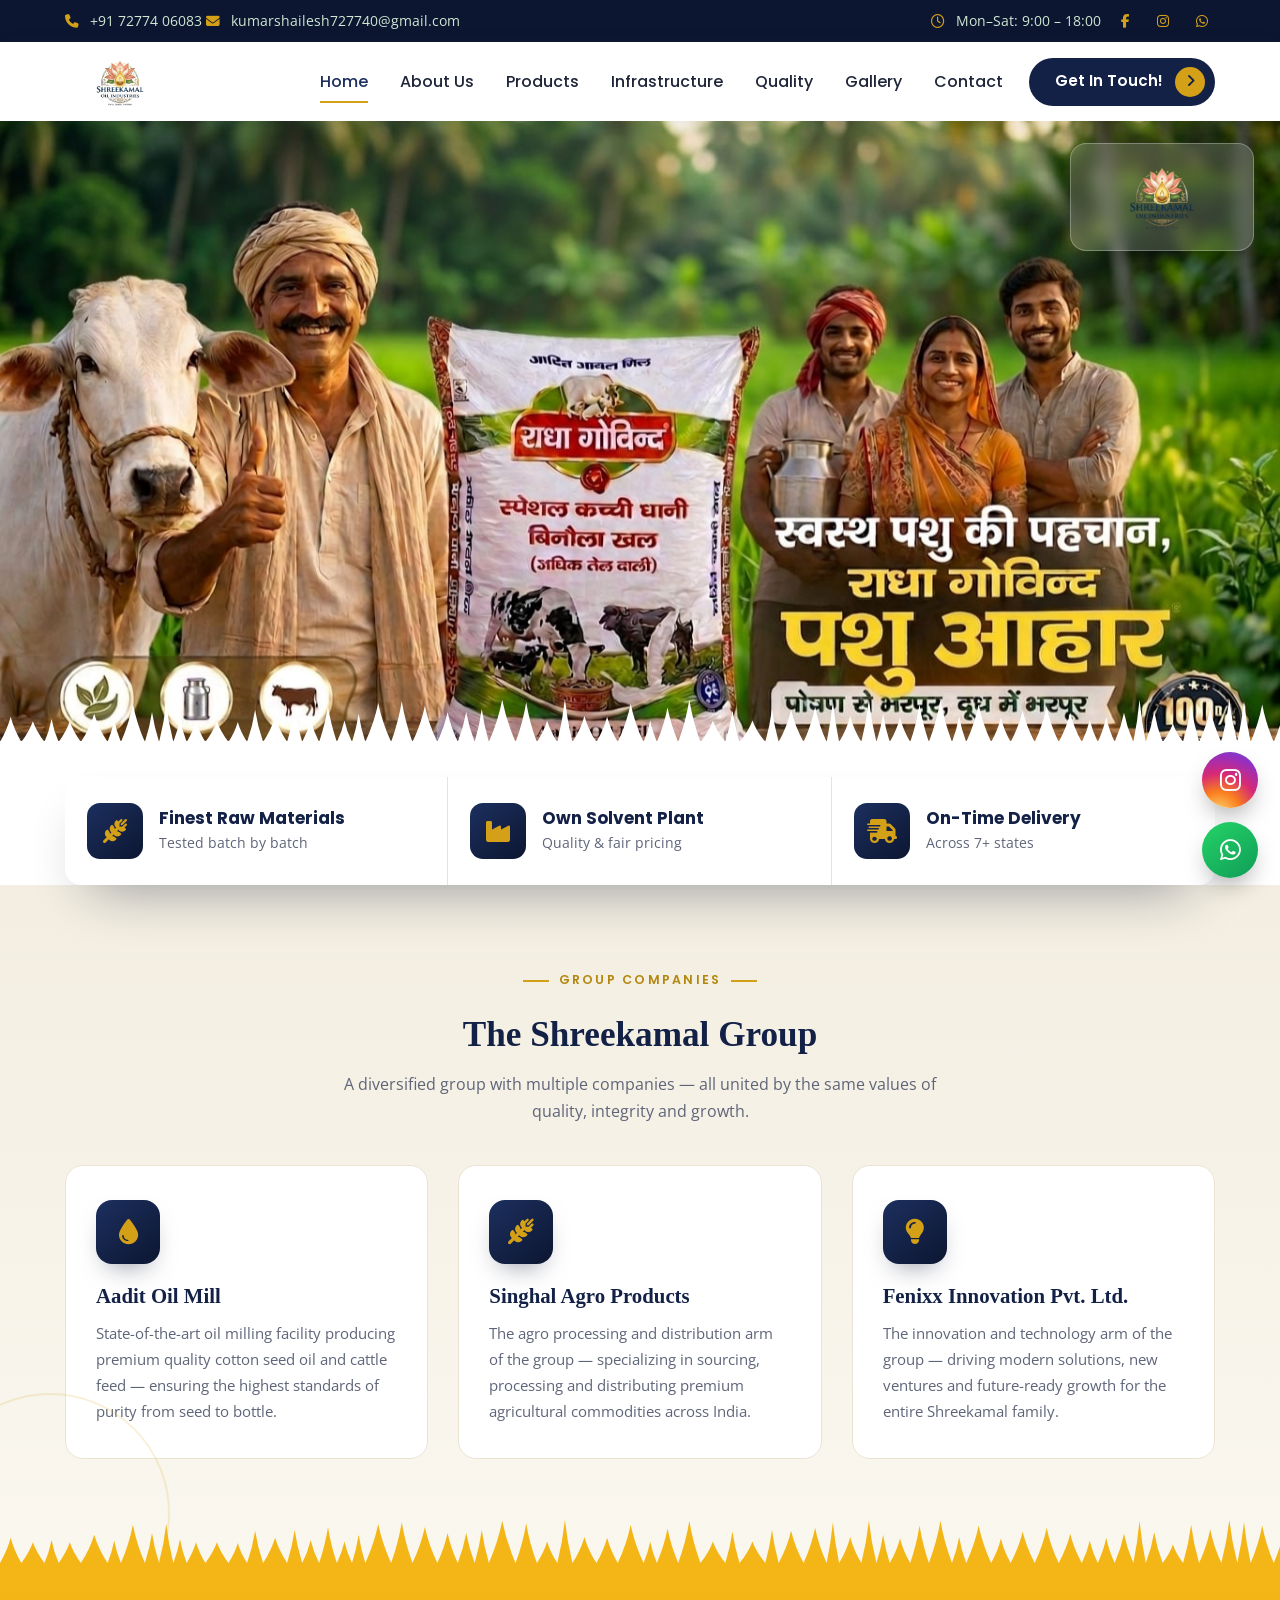
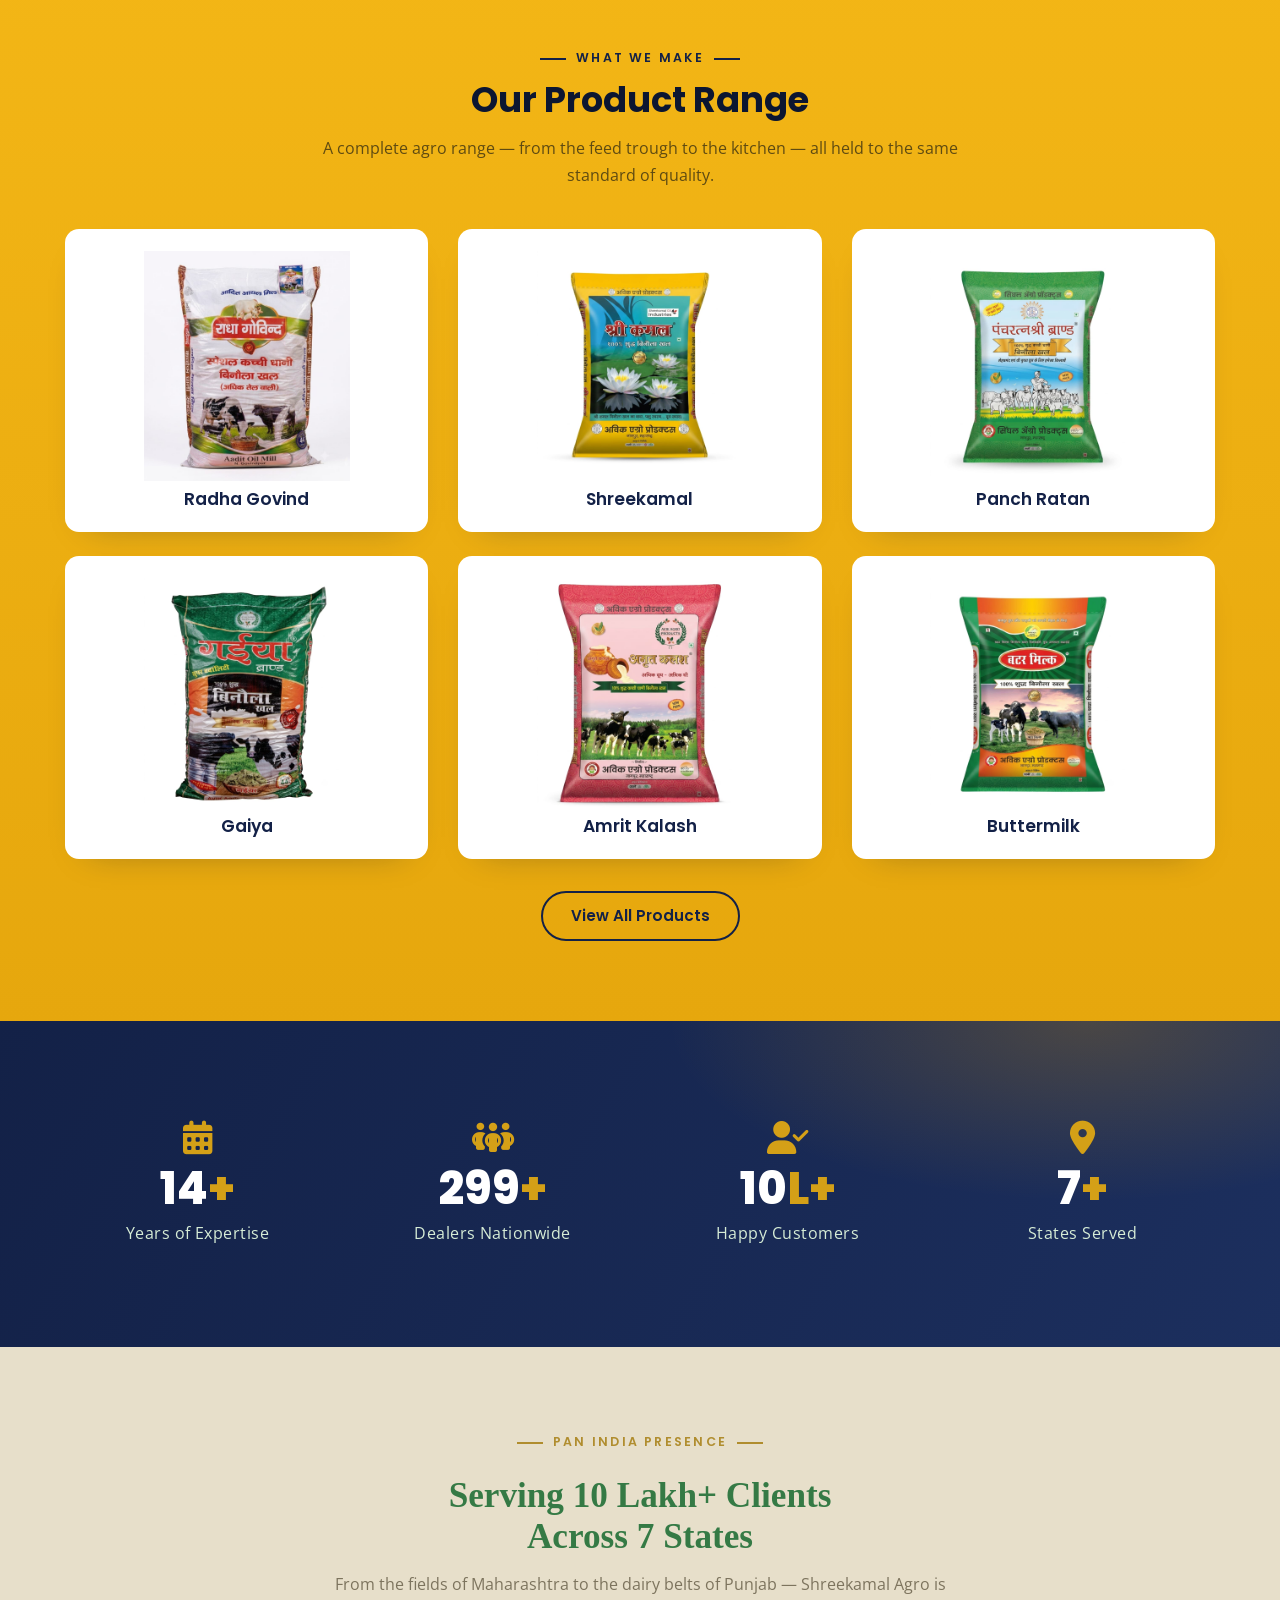
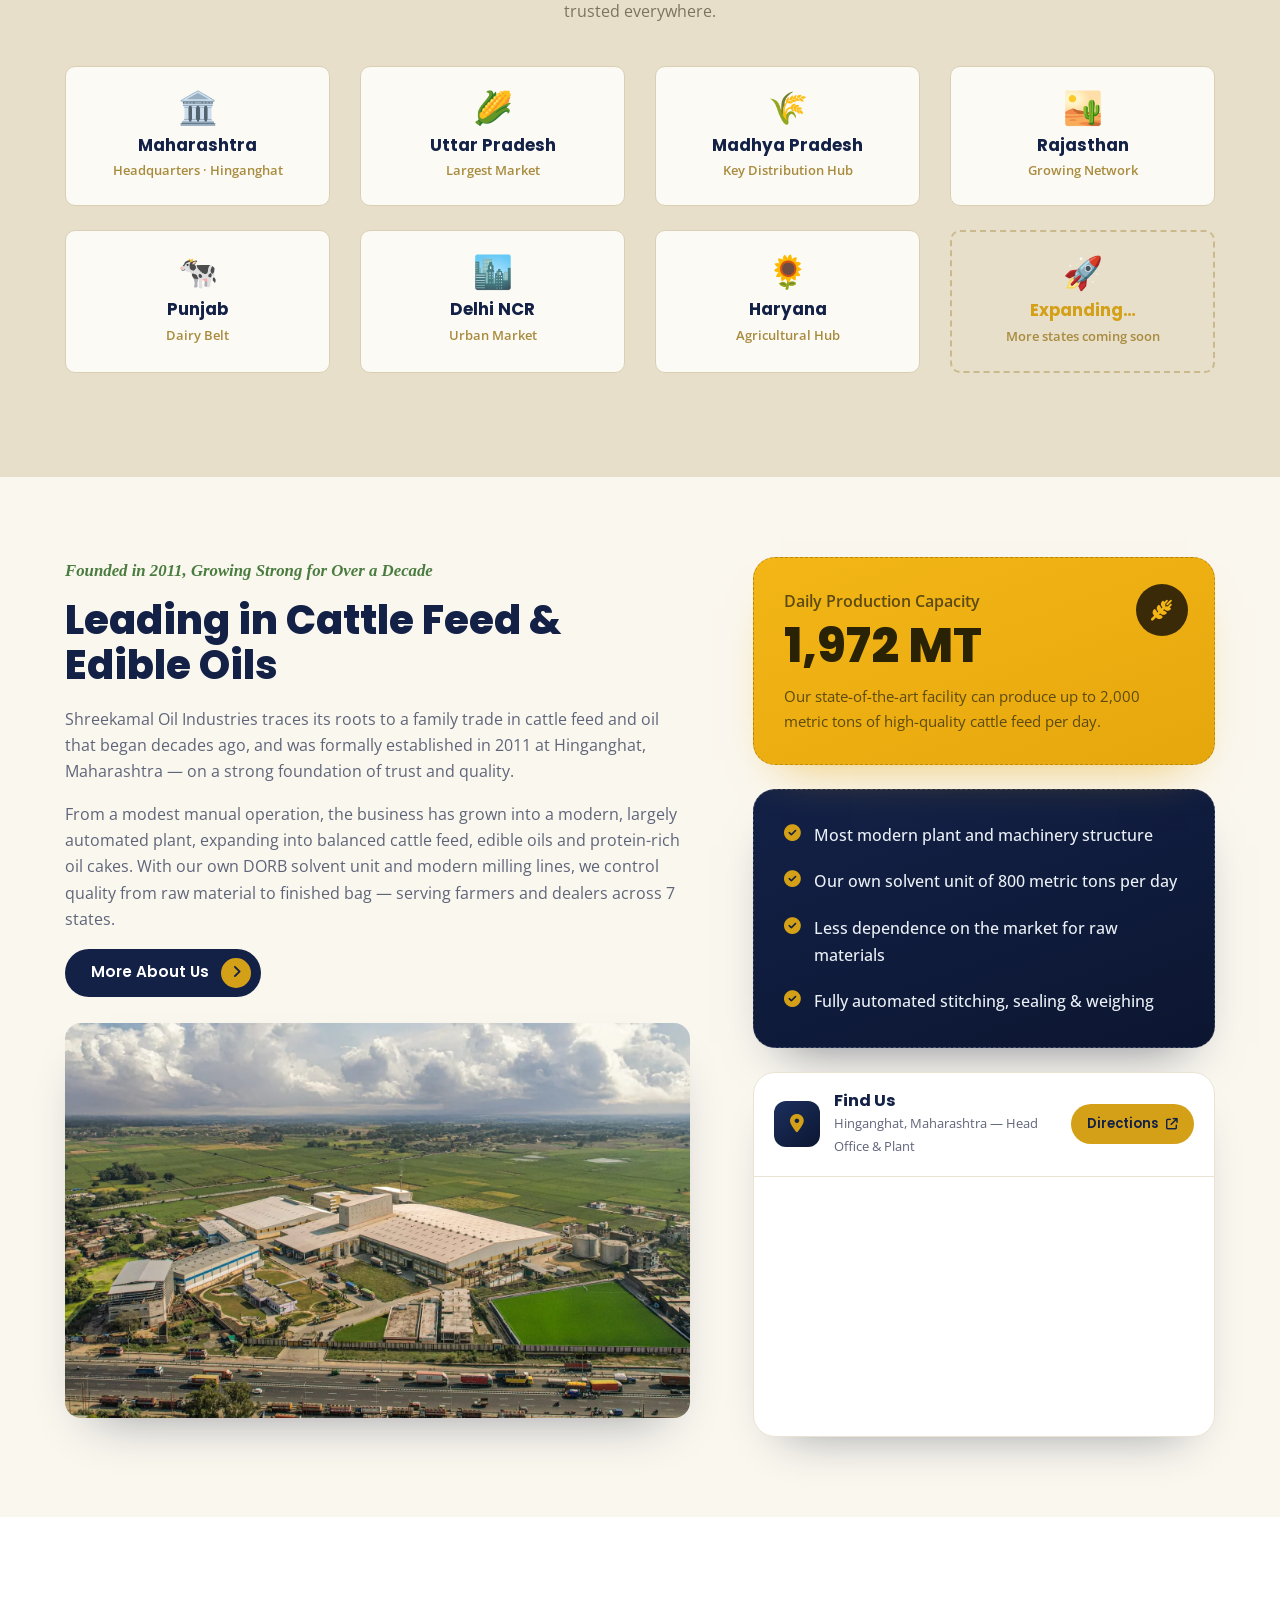
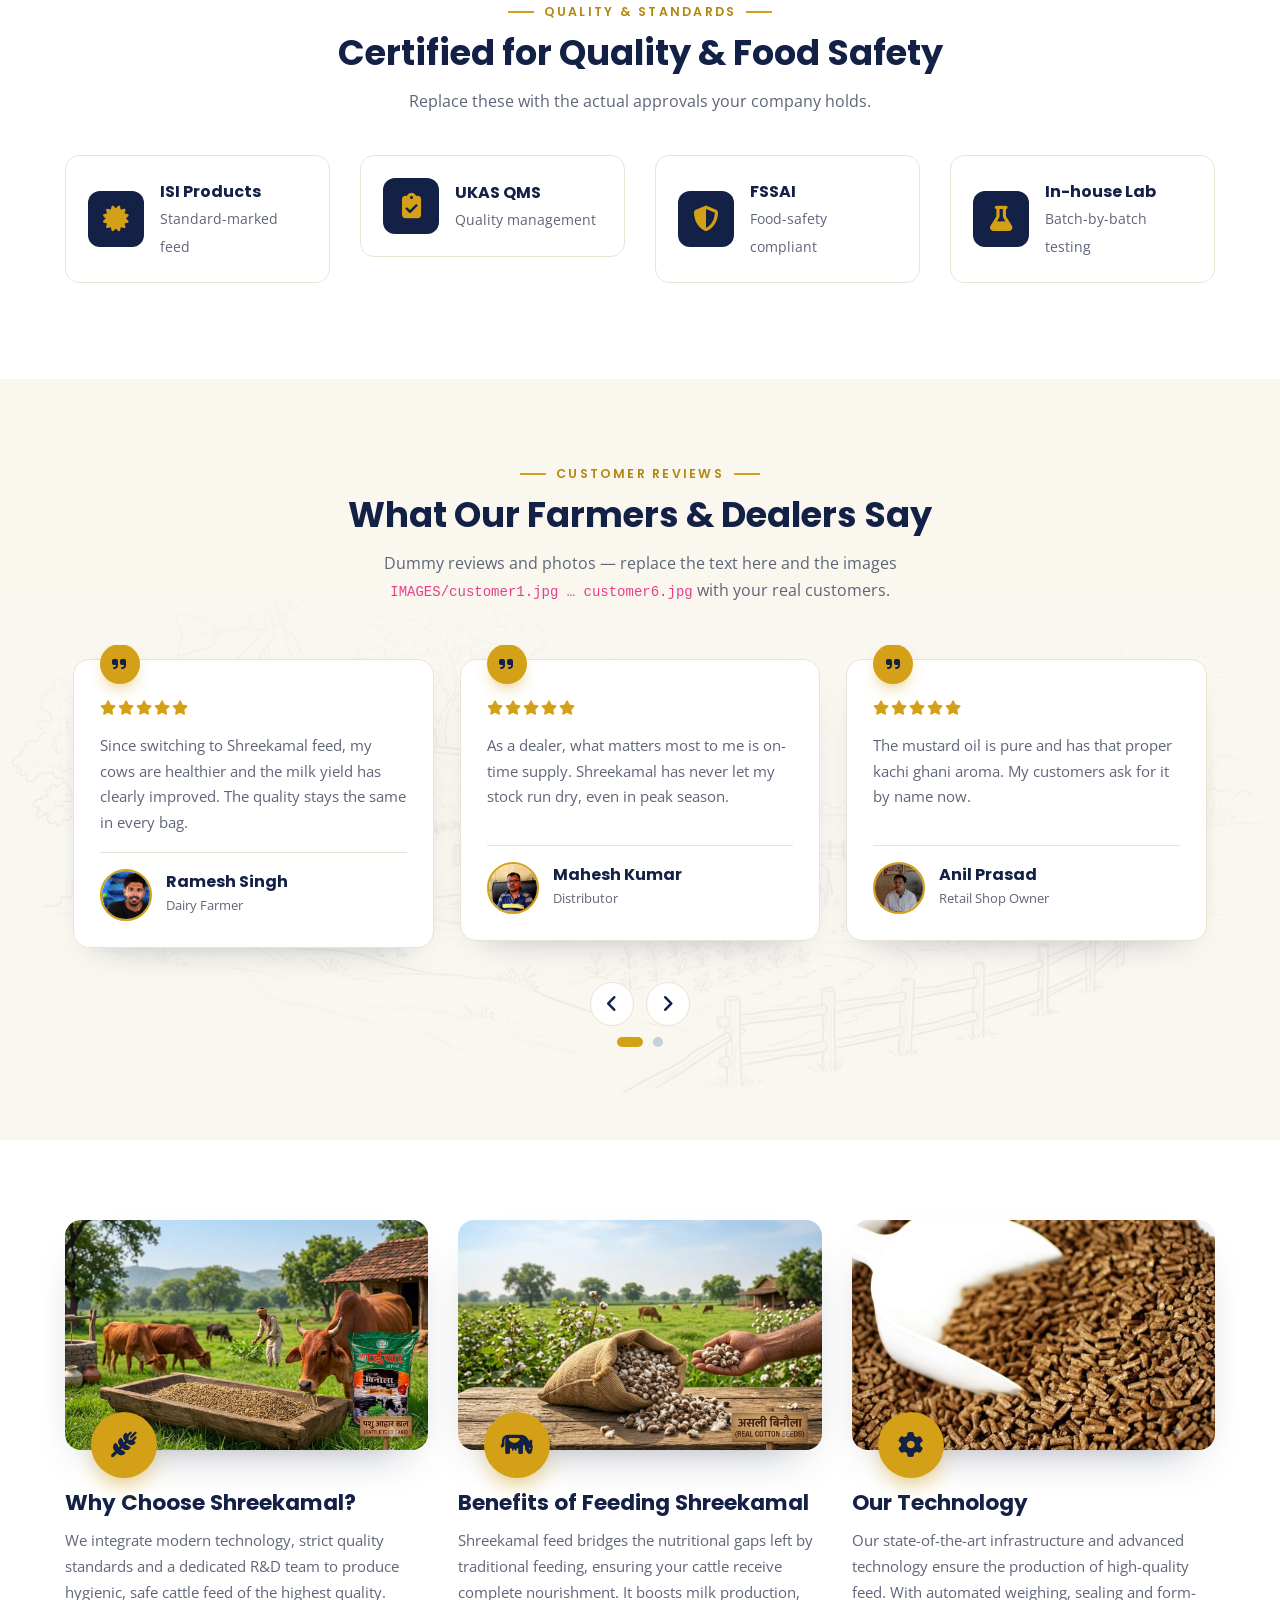
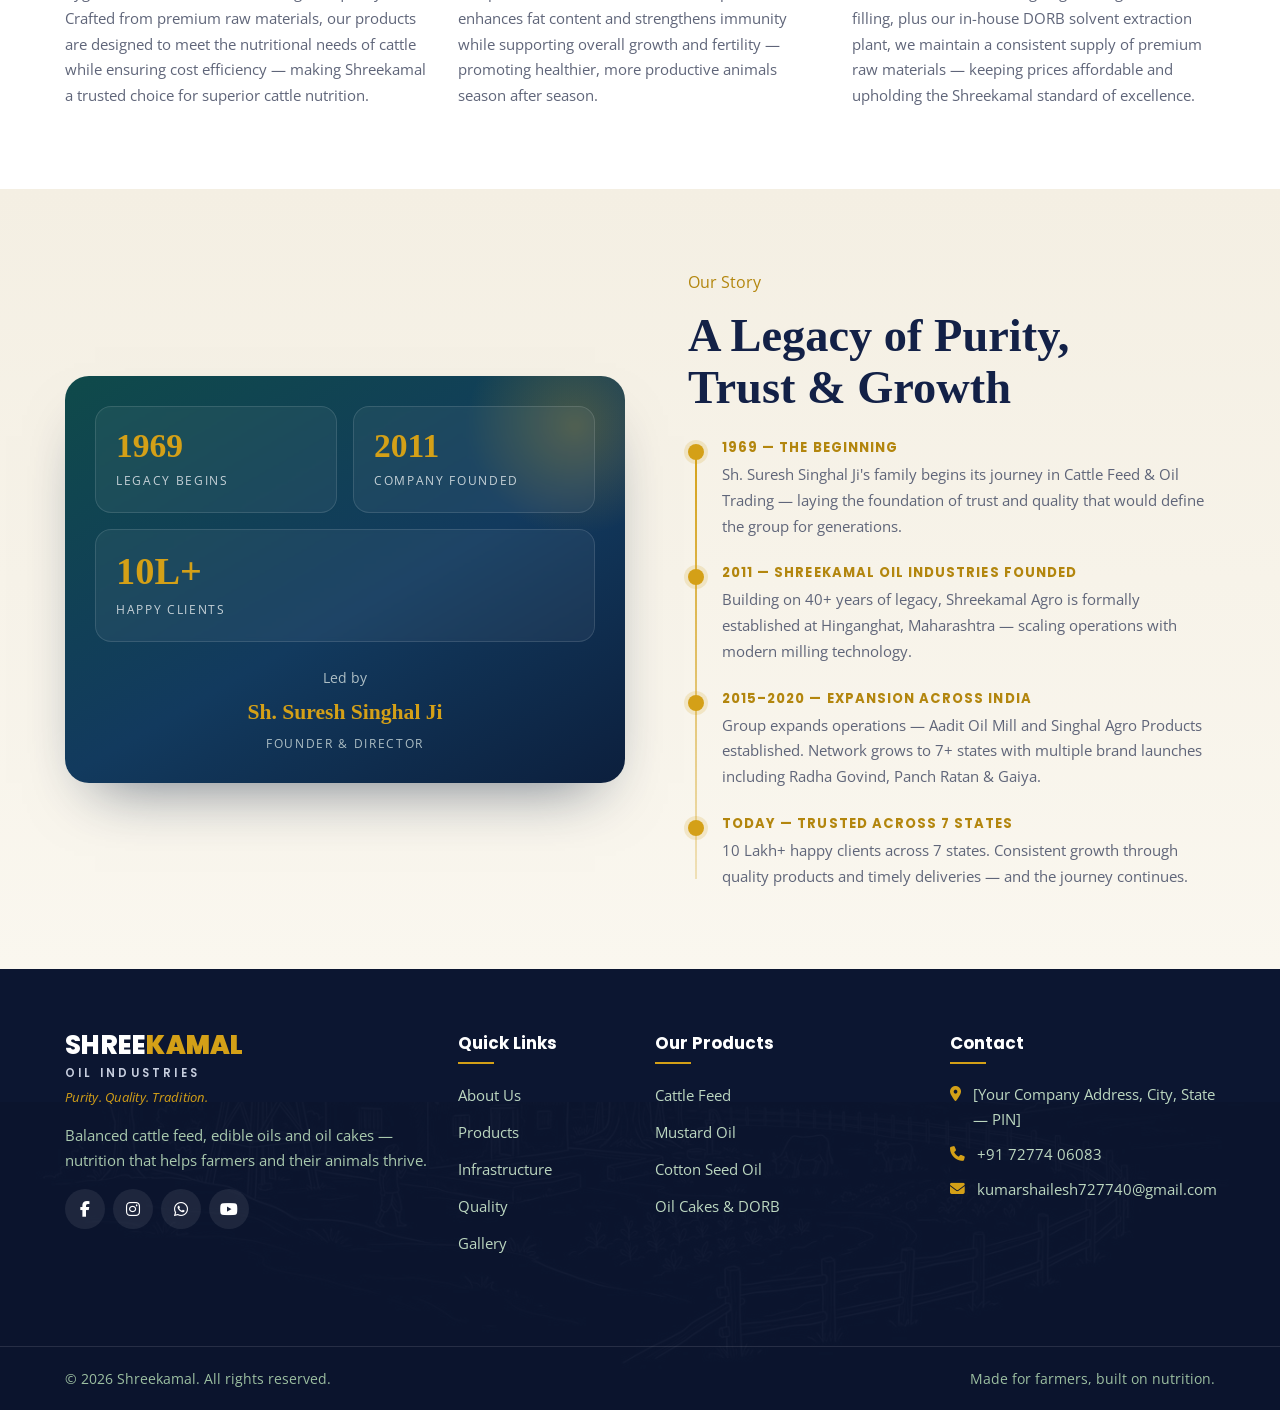
<file: index.html>
<!DOCTYPE html>
<html lang="en">
<head>
<meta charset="UTF-8" />
<meta name="viewport" content="width=device-width, initial-scale=1.0" />
<title>Cotton Seed Cake & Cattle Feed Manufacturer | Shreekamal Oil Industries</title>
<link rel="icon" type="image/png" sizes="32x32" href="IMAGES/favicon-32.png?v=2">
<link rel="icon" type="image/png" sizes="16x16" href="IMAGES/favicon-16.png?v=2">
<link rel="icon" type="image/png" sizes="192x192" href="IMAGES/favicon-192.png?v=2">
<link rel="shortcut icon" href="IMAGES/favicon.ico?v=2">
<link rel="apple-touch-icon" href="IMAGES/apple-touch-icon.png?v=2">
<meta name="description" content="Shreekamal Oil Industries, Hinganghat (Maharashtra) — manufacturer of 100% pure cotton seed cake (binaula khal) and cattle feed. Brands: Radha Govind, Shree Kamal, Panchratna Shri, Gaiya, Amrit Kalash, Butter Milk. Trusted by 10 Lakh+ clients across 7 states." />
<!-- SEO -->
<meta name="robots" content="index, follow" />
<meta name="author" content="Shreekamal Oil Industries" />
<meta name="theme-color" content="#132147" />
<link rel="canonical" href="https://shailesh7277.github.io/Skoi/" />
<link rel="manifest" href="site.webmanifest" />

<meta property="og:type" content="website" />
<meta property="og:site_name" content="Shreekamal Oil Industries" />
<meta property="og:title" content="Cotton Seed Cake & Cattle Feed Manufacturer | Shreekamal Oil Industries" />
<meta property="og:description" content="Shreekamal Oil Industries, Hinganghat (Maharashtra) — manufacturer of 100% pure cotton seed cake (binaula khal) and cattle feed. Brands: Radha Govind, Shree Kamal, Panchratna Shri, Gaiya, Amrit Kalash, Butter Milk. Trusted by 10 Lakh+ clients across 7 states." />
<meta property="og:url" content="https://shailesh7277.github.io/Skoi/" />
<meta property="og:image" content="https://shailesh7277.github.io/Skoi/IMAGES/og-image.jpg" />
<meta property="og:image:width" content="1200" />
<meta property="og:image:height" content="630" />
<meta property="og:locale" content="en_IN" />

<meta name="twitter:card" content="summary_large_image" />
<meta name="twitter:title" content="Cotton Seed Cake & Cattle Feed Manufacturer | Shreekamal Oil Industries" />
<meta name="twitter:description" content="Shreekamal Oil Industries, Hinganghat (Maharashtra) — manufacturer of 100% pure cotton seed cake (binaula khal) and cattle feed. Brands: Radha Govind, Shree Kamal, Panchratna Shri, Gaiya, Amrit Kalash, Butter Milk. Trusted by 10 Lakh+ clients across 7 states." />
<meta name="twitter:image" content="https://shailesh7277.github.io/Skoi/IMAGES/og-image.jpg" />
<script type="application/ld+json">{"@context": "https://schema.org", "@type": "LocalBusiness", "name": "Shreekamal Oil Industries", "image": "https://shailesh7277.github.io/Skoi/IMAGES/logo.png", "logo": "https://shailesh7277.github.io/Skoi/IMAGES/logo.png", "url": "https://shailesh7277.github.io/Skoi/", "telephone": "+917277406083", "email": "kumarshailesh727740@gmail.com", "priceRange": "$$", "address": {"@type": "PostalAddress", "addressLocality": "Hinganghat", "addressRegion": "Maharashtra", "addressCountry": "IN"}, "sameAs": ["https://www.instagram.com/shaileshkumar8395?igsh=MThlamxhazRyYjhpaQ=="], "description": "Manufacturer of 100% pure cotton seed cake (binaula khal) and cattle feed — brands include Radha Govind, Shree Kamal, Panchratna Shri, Gaiya, Amrit Kalash and Butter Milk.", "openingHoursSpecification": [{"@type": "OpeningHoursSpecification", "dayOfWeek": ["Monday", "Tuesday", "Wednesday", "Thursday", "Friday", "Saturday"], "opens": "09:00", "closes": "18:00"}]}</script>
<!-- /SEO -->

<!-- Fonts -->
<link rel="preconnect" href="https://fonts.googleapis.com"><link rel="preconnect" href="https://fonts.gstatic.com" crossorigin>
<link href="https://fonts.googleapis.com/css2?family=Poppins:wght@400;500;600;700;800&family=Open+Sans:wght@400;500;600;700&display=swap" rel="stylesheet">

<!-- Libraries (CDN). NOTE: your folder already has local bootstrap/owl/animate —
     to use those instead, swap these CDN links for your local paths, e.g. css/bootstrap.min.css -->
<link rel="stylesheet" href="https://cdn.jsdelivr.net/npm/bootstrap@4.6.2/dist/css/bootstrap.min.css">
<link rel="stylesheet" href="https://cdnjs.cloudflare.com/ajax/libs/OwlCarousel2/2.3.4/assets/owl.carousel.min.css">
<link rel="stylesheet" href="https://cdnjs.cloudflare.com/ajax/libs/OwlCarousel2/2.3.4/assets/owl.theme.default.min.css">
<link rel="stylesheet" href="https://cdnjs.cloudflare.com/ajax/libs/animate.css/4.1.1/animate.min.css">
<link rel="stylesheet" href="https://cdnjs.cloudflare.com/ajax/libs/font-awesome/6.5.2/css/all.min.css">

<!-- Custom -->
<link rel="stylesheet" href="css/style.css">
<link rel="stylesheet" href="css/responsive.css">
</head>
<body>

<!-- ===== PRELOADER / SPLASH (replace IMAGES/splash.jpg with your own image) ===== -->
<div id="preloader">
  <img class="pl-img" src="IMAGES/splash.jpg" alt="Shreekamal Oil Industries">
  <div class="pl-bar"><span></span></div>
</div>


<!-- ===== TOP BAR ===== -->
<div class="topbar">
  <div class="container">
    <div class="tb-left">
      <a href="tel:+917277406083"><i class="fa-solid fa-phone"></i> +91 72774 06083</a>
      <a href="mailto:kumarshailesh727740@gmail.com"><i class="fa-solid fa-envelope"></i> kumarshailesh727740@gmail.com</a>
    </div>
    <div class="tb-right">
      <span><i class="fa-regular fa-clock"></i> Mon–Sat: 9:00 – 18:00</span>
      <a href="#"><i class="fa-brands fa-facebook-f"></i></a>
      <a href="https://www.instagram.com/shaileshkumar8395?igsh=MThlamxhazRyYjhpaQ==" target="_blank" rel="noopener"><i class="fa-brands fa-instagram"></i></a>
      <a href="https://wa.me/917277406083?text=Namaste%21%20Main%20Shreekamal%20Oil%20Industries%20ke%20products%20ke%20baare%20mein%20jaankari%20chahta%20hoon." target="_blank" rel="noopener"><i class="fa-brands fa-whatsapp"></i></a>
    </div>
  </div>
</div>

<!-- ===== NAVBAR ===== -->
<nav class="navbar navbar-expand-lg sticky-top">
  <div class="container">
    <a class="navbar-brand" href="index.html">
      <img src="IMAGES/logo.png" class="brand-logo" alt="Shreekamal Oil Industries">
    </a>
    <button class="navbar-toggler" type="button" data-toggle="collapse" data-target="#navMenu"><span class="navbar-toggler-icon"></span></button>
    <div class="collapse navbar-collapse" id="navMenu">
      <ul class="navbar-nav ml-auto align-items-lg-center">
        <li class="nav-item active"><a class="nav-link" href="index.html">Home</a></li>
        <li class="nav-item"><a class="nav-link" href="about.html">About Us</a></li>
        <li class="nav-item"><a class="nav-link" href="products.html">Products</a></li>
        <li class="nav-item"><a class="nav-link" href="infrastructure.html">Infrastructure</a></li>
        <li class="nav-item"><a class="nav-link" href="quality.html">Quality</a></li>
        <li class="nav-item"><a class="nav-link" href="gallery.html">Gallery</a></li>
        <li class="nav-item"><a class="nav-link" href="contact.html">Contact</a></li>
        <li class="nav-item"><a class="btn btn-getintouch" href="contact.html">Get In Touch! <span class="gi-arrow"><i class="fa-solid fa-angle-right"></i></span></a></li>
      </ul>
    </div>
  </div>
</nav>

<!-- ===== HERO CAROUSEL ===== -->
<section class="hero">
  <div class="owl-carousel owl-theme hero-carousel">
    <div class="item" style="background-image:url('IMAGES/slide1.jpg')">
    </div>
    <div class="item" style="background-image:url('IMAGES/slide2.jpg')">
    </div>
    <div class="item" style="background-image:url('IMAGES/slide3.jpg')">
    </div>
  </div>
  <div class="grass grass-hero"><svg viewBox="0 0 1440 60" preserveAspectRatio="none"><path d="M0,60 L0.0,60 Q8.4,43 12.0,27 Q15.6,43 24.0,60 L24.0,60 Q33.1,46 37.0,33 Q40.9,46 50.0,60 L50.0,60 Q55.6,45 58.0,30 Q60.4,45 66.0,60 L66.0,60 Q74.8,46 78.5,33 Q82.2,46 91.0,60 L91.0,60 Q101.5,41 106.0,23 Q110.5,41 121.0,60 L121.0,60 Q126.2,45 128.5,31 Q130.8,45 136.0,60 L136.0,60 Q145.4,35 149.5,10 Q153.6,35 163.0,60 L163.0,60 Q168.6,40 171.0,21 Q173.4,40 179.0,60 L179.0,60 Q184.6,34 187.0,9 Q189.4,34 195.0,60 L195.0,60 Q200.2,44 202.5,29 Q204.8,44 210.0,60 L210.0,60 Q217.3,46 220.5,33 Q223.7,46 231.0,60 L231.0,60 Q240.1,46 244.0,33 Q247.9,46 257.0,60 L257.0,60 Q264.4,47 267.5,34 Q270.6,47 278.0,60 L278.0,60 Q284.3,39 287.0,18 Q289.7,39 296.0,60 L296.0,60 Q305.4,43 309.5,27 Q313.6,43 323.0,60 L323.0,60 Q328.9,38 331.5,17 Q334.1,38 340.0,60 L340.0,60 Q346.6,45 349.5,30 Q352.4,45 359.0,60 L359.0,60 Q366.0,36 369.0,13 Q372.0,36 379.0,60 L379.0,60 Q384.9,46 387.5,32 Q390.1,46 396.0,60 L396.0,60 Q401.2,41 403.5,23 Q405.8,41 411.0,60 L411.0,60 Q421.1,34 425.5,9 Q429.9,34 440.0,60 L440.0,60 Q448.4,33 452.0,7 Q455.6,33 464.0,60 L464.0,60 Q473.8,36 478.0,13 Q482.2,36 492.0,60 L492.0,60 Q500.1,40 503.5,21 Q506.9,40 515.0,60 L515.0,60 Q521.6,40 524.5,21 Q527.4,40 534.0,60 L534.0,60 Q539.6,38 542.0,17 Q544.4,38 550.0,60 L550.0,60 Q560.5,32 565.0,5 Q569.5,32 580.0,60 L580.0,60 Q588.4,34 592.0,8 Q595.6,34 604.0,60 L604.0,60 Q612.0,46 615.5,32 Q619.0,46 627.0,60 L627.0,60 Q633.0,32 635.5,4 Q638.0,32 644.0,60 L644.0,60 Q653.5,43 657.5,26 Q661.5,43 671.0,60 L671.0,60 Q679.4,43 683.0,27 Q686.6,43 695.0,60 L695.0,60 Q705.1,35 709.5,10 Q713.9,35 724.0,60 L724.0,60 Q729.2,46 731.5,32 Q733.8,46 739.0,60 L739.0,60 Q747.4,37 751.0,15 Q754.6,37 763.0,60 L763.0,60 Q771.8,32 775.5,5 Q779.2,32 788.0,60 L788.0,60 Q797.8,46 802.0,32 Q806.2,46 816.0,60 L816.0,60 Q821.6,39 824.0,19 Q826.4,39 832.0,60 L832.0,60 Q842.1,46 846.5,32 Q850.9,46 861.0,60 L861.0,60 Q866.2,38 868.5,17 Q870.8,38 876.0,60 L876.0,60 Q885.8,39 890.0,18 Q894.2,39 904.0,60 L904.0,60 Q913.1,37 917.0,14 Q920.9,37 930.0,60 L930.0,60 Q934.9,33 937.0,7 Q939.1,33 944.0,60 L944.0,60 Q952.8,43 956.5,26 Q960.2,43 969.0,60 L969.0,60 Q975.0,32 977.5,5 Q980.0,32 986.0,60 L986.0,60 Q991.2,41 993.5,23 Q995.8,41 1001.0,60 L1001.0,60 Q1009.0,44 1012.5,28 Q1016.0,44 1024.0,60 L1024.0,60 Q1031.3,35 1034.5,11 Q1037.7,35 1045.0,60 L1045.0,60 Q1054.1,32 1058.0,5 Q1061.9,32 1071.0,60 L1071.0,60 Q1076.6,43 1079.0,26 Q1081.4,43 1087.0,60 L1087.0,60 Q1096.8,35 1101.0,11 Q1105.2,35 1115.0,60 L1115.0,60 Q1122.7,44 1126.0,28 Q1129.3,44 1137.0,60 L1137.0,60 Q1146.5,39 1150.5,19 Q1154.5,39 1164.0,60 L1164.0,60 Q1173.5,37 1177.5,14 Q1181.5,37 1191.0,60 L1191.0,60 Q1200.1,41 1204.0,22 Q1207.9,41 1217.0,60 L1217.0,60 Q1223.3,45 1226.0,31 Q1228.7,45 1235.0,60 L1235.0,60 Q1241.7,43 1244.5,27 Q1247.3,43 1254.0,60 L1254.0,60 Q1261.3,41 1264.5,22 Q1267.7,41 1275.0,60 L1275.0,60 Q1279.9,32 1282.0,5 Q1284.1,32 1289.0,60 L1289.0,60 Q1295.7,40 1298.5,20 Q1301.3,40 1308.0,60 L1308.0,60 Q1316.0,48 1319.5,36 Q1323.0,48 1331.0,60 L1331.0,60 Q1337.3,35 1340.0,10 Q1342.7,35 1349.0,60 L1349.0,60 Q1357.8,38 1361.5,16 Q1365.2,38 1374.0,60 L1374.0,60 Q1380.3,32 1383.0,4 Q1385.7,32 1392.0,60 L1392.0,60 Q1397.2,33 1399.5,7 Q1401.8,33 1407.0,60 L1407.0,60 Q1416.1,35 1420.0,11 Q1423.9,35 1433.0,60 L1433.0,60 Q1442.1,35 1446.0,11 Q1449.9,35 1459.0,60 L1440,60 Z" fill="currentColor"/></svg></div>
  <div class="hero-watermark"><img src="IMAGES/logo.png" alt="Shreekamal Oil Industries"></div>
</section>

<!-- ===== FEATURE STRIP ===== -->
<section class="feature-strip">
  <div class="container">
    <div class="fs-card">
      <div class="row no-gutters">
        <div class="col-md-4"><div class="fs-item"><div class="fi"><i class="fa-solid fa-wheat-awn"></i></div><div><h5>Finest Raw Materials</h5><p>Tested batch by batch</p></div></div></div>
        <div class="col-md-4"><div class="fs-item"><div class="fi"><i class="fa-solid fa-industry"></i></div><div><h5>Own Solvent Plant</h5><p>Quality &amp; fair pricing</p></div></div></div>
        <div class="col-md-4"><div class="fs-item"><div class="fi"><i class="fa-solid fa-truck-fast"></i></div><div><h5>On-Time Delivery</h5><p>Across 7+ states</p></div></div></div>
      </div>
    </div>
  </div>
</section>

<!-- ===== THE SHREEKAMAL GROUP ===== -->
<section class="section group">
  <div class="container">
    <div class="sec-title center">
      <span class="eyebrow">Group Companies</span>
      <h2 class="group-h2">The Shreekamal Group</h2>
      <p>A diversified group with multiple companies — all united by the same values of quality, integrity and growth.</p>
    </div>
    <div class="row">
      <div class="col-md-6 col-lg-4 mb-4" data-reveal="fadeInUp"><div class="group-card"><div class="gc-ic"><i class="fa-solid fa-droplet"></i></div><h4>Aadit Oil Mill</h4><p>State-of-the-art oil milling facility producing premium quality cotton seed oil and cattle feed — ensuring the highest standards of purity from seed to bottle.</p></div></div>
      <div class="col-md-6 col-lg-4 mb-4" data-reveal="fadeInUp"><div class="group-card"><div class="gc-ic"><i class="fa-solid fa-wheat-awn"></i></div><h4>Singhal Agro Products</h4><p>The agro processing and distribution arm of the group — specializing in sourcing, processing and distributing premium agricultural commodities across India.</p></div></div>
      <div class="col-md-6 col-lg-4 mb-4" data-reveal="fadeInUp"><div class="group-card"><div class="gc-ic"><i class="fa-solid fa-lightbulb"></i></div><h4>Fenixx Innovation Pvt. Ltd.</h4><p>The innovation and technology arm of the group — driving modern solutions, new ventures and future-ready growth for the entire Shreekamal family.</p></div></div>
    </div>
  </div>
</section>

<!-- ===== PRODUCTS ===== -->
<section class="section products-gold">
  <div class="grass grass-top"><svg viewBox="0 0 1440 60" preserveAspectRatio="none"><path d="M0,60 L0.0,60 Q8.4,43 12.0,27 Q15.6,43 24.0,60 L24.0,60 Q33.1,46 37.0,33 Q40.9,46 50.0,60 L50.0,60 Q55.6,45 58.0,30 Q60.4,45 66.0,60 L66.0,60 Q74.8,46 78.5,33 Q82.2,46 91.0,60 L91.0,60 Q101.5,41 106.0,23 Q110.5,41 121.0,60 L121.0,60 Q126.2,45 128.5,31 Q130.8,45 136.0,60 L136.0,60 Q145.4,35 149.5,10 Q153.6,35 163.0,60 L163.0,60 Q168.6,40 171.0,21 Q173.4,40 179.0,60 L179.0,60 Q184.6,34 187.0,9 Q189.4,34 195.0,60 L195.0,60 Q200.2,44 202.5,29 Q204.8,44 210.0,60 L210.0,60 Q217.3,46 220.5,33 Q223.7,46 231.0,60 L231.0,60 Q240.1,46 244.0,33 Q247.9,46 257.0,60 L257.0,60 Q264.4,47 267.5,34 Q270.6,47 278.0,60 L278.0,60 Q284.3,39 287.0,18 Q289.7,39 296.0,60 L296.0,60 Q305.4,43 309.5,27 Q313.6,43 323.0,60 L323.0,60 Q328.9,38 331.5,17 Q334.1,38 340.0,60 L340.0,60 Q346.6,45 349.5,30 Q352.4,45 359.0,60 L359.0,60 Q366.0,36 369.0,13 Q372.0,36 379.0,60 L379.0,60 Q384.9,46 387.5,32 Q390.1,46 396.0,60 L396.0,60 Q401.2,41 403.5,23 Q405.8,41 411.0,60 L411.0,60 Q421.1,34 425.5,9 Q429.9,34 440.0,60 L440.0,60 Q448.4,33 452.0,7 Q455.6,33 464.0,60 L464.0,60 Q473.8,36 478.0,13 Q482.2,36 492.0,60 L492.0,60 Q500.1,40 503.5,21 Q506.9,40 515.0,60 L515.0,60 Q521.6,40 524.5,21 Q527.4,40 534.0,60 L534.0,60 Q539.6,38 542.0,17 Q544.4,38 550.0,60 L550.0,60 Q560.5,32 565.0,5 Q569.5,32 580.0,60 L580.0,60 Q588.4,34 592.0,8 Q595.6,34 604.0,60 L604.0,60 Q612.0,46 615.5,32 Q619.0,46 627.0,60 L627.0,60 Q633.0,32 635.5,4 Q638.0,32 644.0,60 L644.0,60 Q653.5,43 657.5,26 Q661.5,43 671.0,60 L671.0,60 Q679.4,43 683.0,27 Q686.6,43 695.0,60 L695.0,60 Q705.1,35 709.5,10 Q713.9,35 724.0,60 L724.0,60 Q729.2,46 731.5,32 Q733.8,46 739.0,60 L739.0,60 Q747.4,37 751.0,15 Q754.6,37 763.0,60 L763.0,60 Q771.8,32 775.5,5 Q779.2,32 788.0,60 L788.0,60 Q797.8,46 802.0,32 Q806.2,46 816.0,60 L816.0,60 Q821.6,39 824.0,19 Q826.4,39 832.0,60 L832.0,60 Q842.1,46 846.5,32 Q850.9,46 861.0,60 L861.0,60 Q866.2,38 868.5,17 Q870.8,38 876.0,60 L876.0,60 Q885.8,39 890.0,18 Q894.2,39 904.0,60 L904.0,60 Q913.1,37 917.0,14 Q920.9,37 930.0,60 L930.0,60 Q934.9,33 937.0,7 Q939.1,33 944.0,60 L944.0,60 Q952.8,43 956.5,26 Q960.2,43 969.0,60 L969.0,60 Q975.0,32 977.5,5 Q980.0,32 986.0,60 L986.0,60 Q991.2,41 993.5,23 Q995.8,41 1001.0,60 L1001.0,60 Q1009.0,44 1012.5,28 Q1016.0,44 1024.0,60 L1024.0,60 Q1031.3,35 1034.5,11 Q1037.7,35 1045.0,60 L1045.0,60 Q1054.1,32 1058.0,5 Q1061.9,32 1071.0,60 L1071.0,60 Q1076.6,43 1079.0,26 Q1081.4,43 1087.0,60 L1087.0,60 Q1096.8,35 1101.0,11 Q1105.2,35 1115.0,60 L1115.0,60 Q1122.7,44 1126.0,28 Q1129.3,44 1137.0,60 L1137.0,60 Q1146.5,39 1150.5,19 Q1154.5,39 1164.0,60 L1164.0,60 Q1173.5,37 1177.5,14 Q1181.5,37 1191.0,60 L1191.0,60 Q1200.1,41 1204.0,22 Q1207.9,41 1217.0,60 L1217.0,60 Q1223.3,45 1226.0,31 Q1228.7,45 1235.0,60 L1235.0,60 Q1241.7,43 1244.5,27 Q1247.3,43 1254.0,60 L1254.0,60 Q1261.3,41 1264.5,22 Q1267.7,41 1275.0,60 L1275.0,60 Q1279.9,32 1282.0,5 Q1284.1,32 1289.0,60 L1289.0,60 Q1295.7,40 1298.5,20 Q1301.3,40 1308.0,60 L1308.0,60 Q1316.0,48 1319.5,36 Q1323.0,48 1331.0,60 L1331.0,60 Q1337.3,35 1340.0,10 Q1342.7,35 1349.0,60 L1349.0,60 Q1357.8,38 1361.5,16 Q1365.2,38 1374.0,60 L1374.0,60 Q1380.3,32 1383.0,4 Q1385.7,32 1392.0,60 L1392.0,60 Q1397.2,33 1399.5,7 Q1401.8,33 1407.0,60 L1407.0,60 Q1416.1,35 1420.0,11 Q1423.9,35 1433.0,60 L1433.0,60 Q1442.1,35 1446.0,11 Q1449.9,35 1459.0,60 L1440,60 Z" fill="currentColor"/></svg></div>
  <div class="container">
    <div class="sec-title center">
      <span class="eyebrow">What we make</span>
      <h2>Our Product Range</h2>
      <p>A complete agro range — from the feed trough to the kitchen — all held to the same standard of quality.</p>
    </div>
    <div class="row">
      <div class="col-6 col-lg-4 mb-4" data-reveal="fadeInUp"><a href="products.html" class="kp-product"><div class="kp-thumb"><img src="IMAGES/radha-govind.jpg" alt="Radha Govind" loading="lazy" decoding="async"></div><h4>Radha Govind</h4></a></div>
      <div class="col-6 col-lg-4 mb-4" data-reveal="fadeInUp"><a href="products.html" class="kp-product"><div class="kp-thumb"><img src="IMAGES/shreekamal.jpg" alt="Shreekamal" loading="lazy" decoding="async"></div><h4>Shreekamal</h4></a></div>
      <div class="col-6 col-lg-4 mb-4" data-reveal="fadeInUp"><a href="products.html" class="kp-product"><div class="kp-thumb"><img src="IMAGES/panch-ratan.jpg" alt="Panch Ratan" loading="lazy" decoding="async"></div><h4>Panch Ratan</h4></a></div>
      <div class="col-6 col-lg-4 mb-4" data-reveal="fadeInUp"><a href="products.html" class="kp-product"><div class="kp-thumb"><img src="IMAGES/gaiya.jpg" alt="Gaiya" loading="lazy" decoding="async"></div><h4>Gaiya</h4></a></div>
      <div class="col-6 col-lg-4 mb-4" data-reveal="fadeInUp"><a href="products.html" class="kp-product"><div class="kp-thumb"><img src="IMAGES/amrit-kalash.jpg" alt="Amrit Kalash" loading="lazy" decoding="async"></div><h4>Amrit Kalash</h4></a></div>
      <div class="col-6 col-lg-4 mb-4" data-reveal="fadeInUp"><a href="products.html" class="kp-product"><div class="kp-thumb"><img src="IMAGES/buttermilk.jpg" alt="Buttermilk" loading="lazy" decoding="async"></div><h4>Buttermilk</h4></a></div>
    </div>
    <div class="text-center mt-2"><a href="products.html" class="btn btn-outline-green">View All Products</a></div>
  </div>
</section>

<!-- ===== COUNTERS ===== -->
<section class="section counters">
  <div class="container">
    <div class="row">
      <div class="col-6 col-md-3"><div class="counter-box"><i class="fa-solid fa-calendar-days"></i><div class="count" data-target="14" data-suffix="+">0</div><p>Years of Expertise</p></div></div>
      <div class="col-6 col-md-3"><div class="counter-box"><i class="fa-solid fa-people-group"></i><div class="count" data-target="300" data-suffix="+">0</div><p>Dealers Nationwide</p></div></div>
      <div class="col-6 col-md-3"><div class="counter-box"><i class="fa-solid fa-user-check"></i><div class="count" data-target="10" data-suffix="L+">0</div><p>Happy Customers</p></div></div>
      <div class="col-6 col-md-3"><div class="counter-box"><i class="fa-solid fa-location-dot"></i><div class="count" data-target="7" data-suffix="+">0</div><p>States Served</p></div></div>
    </div>
  </div>
</section>

<!-- ===== PAN INDIA PRESENCE (Serving 10 Lakh+ Clients) ===== -->
<section class="section states">
  <div class="container">
    <div class="sec-title center">
      <span class="eyebrow">Pan India Presence</span>
      <h2 class="states-h2">Serving 10 Lakh+ Clients<br>Across 7 States</h2>
      <p>From the fields of Maharashtra to the dairy belts of Punjab — Shreekamal Agro is trusted everywhere.</p>
    </div>
    <div class="row">
      <div class="col-6 col-lg-3 mb-4" data-reveal="fadeInUp"><div class="state-card"><div class="st-emoji">🏛️</div><h4>Maharashtra</h4><span>Headquarters · Hinganghat</span></div></div>
      <div class="col-6 col-lg-3 mb-4" data-reveal="fadeInUp"><div class="state-card"><div class="st-emoji">🌽</div><h4>Uttar Pradesh</h4><span>Largest Market</span></div></div>
      <div class="col-6 col-lg-3 mb-4" data-reveal="fadeInUp"><div class="state-card"><div class="st-emoji">🌾</div><h4>Madhya Pradesh</h4><span>Key Distribution Hub</span></div></div>
      <div class="col-6 col-lg-3 mb-4" data-reveal="fadeInUp"><div class="state-card"><div class="st-emoji">🏜️</div><h4>Rajasthan</h4><span>Growing Network</span></div></div>
      <div class="col-6 col-lg-3 mb-4" data-reveal="fadeInUp"><div class="state-card"><div class="st-emoji">🐄</div><h4>Punjab</h4><span>Dairy Belt</span></div></div>
      <div class="col-6 col-lg-3 mb-4" data-reveal="fadeInUp"><div class="state-card"><div class="st-emoji">🏙️</div><h4>Delhi NCR</h4><span>Urban Market</span></div></div>
      <div class="col-6 col-lg-3 mb-4" data-reveal="fadeInUp"><div class="state-card"><div class="st-emoji">🌻</div><h4>Haryana</h4><span>Agricultural Hub</span></div></div>
      <div class="col-6 col-lg-3 mb-4" data-reveal="fadeInUp"><div class="state-card state-card-dashed"><div class="st-emoji">🚀</div><h4 class="text-amber">Expanding…</h4><span>More states coming soon</span></div></div>
    </div>
  </div>
</section>

<!-- ===== INFRASTRUCTURE / DORB (Kapila-style) ===== -->
<section class="section infra2">
  <div class="container">
    <div class="row">
      <div class="col-lg-7 mb-4 mb-lg-0 pr-lg-5" data-reveal="fadeInLeft">
        <span class="infra-eyebrow">Founded in 2011, Growing Strong for Over a Decade</span>
        <h2 class="infra-h2">Leading in Cattle Feed &amp; Edible Oils</h2>
        <p>Shreekamal Oil Industries traces its roots to a family trade in cattle feed and oil that began decades ago, and was formally established in 2011 at Hinganghat, Maharashtra — on a strong foundation of trust and quality.</p>
        <p>From a modest manual operation, the business has grown into a modern, largely automated plant, expanding into balanced cattle feed, edible oils and protein-rich oil cakes. With our own DORB solvent unit and modern milling lines, we control quality from raw material to finished bag — serving farmers and dealers across 7 states.</p>
        <a href="about.html" class="btn btn-getintouch">More About Us <span class="gi-arrow"><i class="fa-solid fa-angle-right"></i></span></a>
        <div class="infra-photo"><img src="IMAGES/infrastructure.jpg" alt="Shreekamal Oil Industries plant" loading="lazy" decoding="async"></div>
      </div>
      <div class="col-lg-5" data-reveal="fadeInRight">
        <div class="infra-gold">
          <div class="ig-ic"><i class="fa-solid fa-wheat-awn"></i></div>
          <span class="ig-lab">Daily Production Capacity</span>
          <div class="ig-num"><span class="count" data-target="2000" data-suffix=" MT">0</span></div>
          <p>Our state-of-the-art facility can produce up to 2,000 metric tons of high-quality cattle feed per day.</p>
        </div>
        <div class="infra-dark">
          <ul>
            <li><i class="fa-solid fa-circle-check"></i> Most modern plant and machinery structure</li>
            <li><i class="fa-solid fa-circle-check"></i> Our own solvent unit of 800 metric tons per day</li>
            <li><i class="fa-solid fa-circle-check"></i> Less dependence on the market for raw materials</li>
            <li><i class="fa-solid fa-circle-check"></i> Fully automated stitching, sealing &amp; weighing</li>
          </ul>
        </div>

        <!-- Location map (change the address in the iframe src to your exact plant location) -->
        <div class="infra-map">
          <div class="im-head">
            <div class="im-ic"><i class="fa-solid fa-location-dot"></i></div>
            <div class="im-txt">
              <b>Find Us</b>
              <span>Hinganghat, Maharashtra — Head Office &amp; Plant</span>
            </div>
            <a class="im-btn" href="https://maps.google.com/?q=Hinganghat,Maharashtra" target="_blank" rel="noopener">Directions <i class="fa-solid fa-arrow-up-right-from-square"></i></a>
          </div>
          <div class="im-frame">
            <iframe src="https://maps.google.com/maps?q=Hinganghat,Maharashtra&z=13&output=embed" loading="lazy" referrerpolicy="no-referrer-when-downgrade" title="Shreekamal Oil Industries location"></iframe>
          </div>
        </div>
      </div>
    </div>
  </div>
</section>

<!-- ===== CERTIFICATIONS ===== -->
<section class="section">
  <div class="container">
    <div class="sec-title center"><span class="eyebrow">Quality &amp; standards</span><h2>Certified for Quality &amp; Food Safety</h2><p>Replace these with the actual approvals your company holds.</p></div>
    <div class="row">
      <div class="col-md-6 col-lg-3 mb-3" data-reveal="fadeInUp"><div class="cert"><div class="cmark"><i class="fa-solid fa-certificate"></i></div><div><b>ISI Products</b><span>Standard-marked feed</span></div></div></div>
      <div class="col-md-6 col-lg-3 mb-3" data-reveal="fadeInUp"><div class="cert"><div class="cmark"><i class="fa-solid fa-clipboard-check"></i></div><div><b>UKAS QMS</b><span>Quality management</span></div></div></div>
      <div class="col-md-6 col-lg-3 mb-3" data-reveal="fadeInUp"><div class="cert"><div class="cmark"><i class="fa-solid fa-shield-halved"></i></div><div><b>FSSAI</b><span>Food-safety compliant</span></div></div></div>
      <div class="col-md-6 col-lg-3 mb-3" data-reveal="fadeInUp"><div class="cert"><div class="cmark"><i class="fa-solid fa-flask"></i></div><div><b>In-house Lab</b><span>Batch-by-batch testing</span></div></div></div>
    </div>
  </div>
</section>

<!-- ===== CUSTOMER REVIEWS (slider + village watermark bg) ===== -->
<section class="section reviews">
  <div class="village-bg"></div>
  <div class="container">
    <div class="sec-title center">
      <span class="eyebrow">Customer reviews</span>
      <h2>What Our Farmers &amp; Dealers Say</h2>
      <p>Dummy reviews and photos — replace the text here and the images <code>IMAGES/customer1.jpg … customer6.jpg</code> with your real customers.</p>
    </div>

    <div class="owl-carousel owl-theme reviews-carousel">
      <div class="review-card">
        <div class="quote-ic"><i class="fa-solid fa-quote-right"></i></div>
        <div class="stars"><i class="fa-solid fa-star"></i><i class="fa-solid fa-star"></i><i class="fa-solid fa-star"></i><i class="fa-solid fa-star"></i><i class="fa-solid fa-star"></i></div>
        <p class="rv-text">Since switching to Shreekamal feed, my cows are healthier and the milk yield has clearly improved. The quality stays the same in every bag.</p>
        <div class="rv-user"><img src="IMAGES/customer1.jpg" alt="Customer" loading="lazy" decoding="async"><div><b>Ramesh Singh</b><span>Dairy Farmer</span></div></div>
      </div>

      <div class="review-card">
        <div class="quote-ic"><i class="fa-solid fa-quote-right"></i></div>
        <div class="stars"><i class="fa-solid fa-star"></i><i class="fa-solid fa-star"></i><i class="fa-solid fa-star"></i><i class="fa-solid fa-star"></i><i class="fa-solid fa-star"></i></div>
        <p class="rv-text">As a dealer, what matters most to me is on-time supply. Shreekamal has never let my stock run dry, even in peak season.</p>
        <div class="rv-user"><img src="IMAGES/customer2.jpg" alt="Customer" loading="lazy" decoding="async"><div><b>Mahesh Kumar</b><span>Distributor</span></div></div>
      </div>

      <div class="review-card">
        <div class="quote-ic"><i class="fa-solid fa-quote-right"></i></div>
        <div class="stars"><i class="fa-solid fa-star"></i><i class="fa-solid fa-star"></i><i class="fa-solid fa-star"></i><i class="fa-solid fa-star"></i><i class="fa-solid fa-star"></i></div>
        <p class="rv-text">The mustard oil is pure and has that proper kachi ghani aroma. My customers ask for it by name now.</p>
        <div class="rv-user"><img src="IMAGES/customer3.jpg" alt="Customer" loading="lazy" decoding="async"><div><b>Anil Prasad</b><span>Retail Shop Owner</span></div></div>
      </div>

      <div class="review-card">
        <div class="quote-ic"><i class="fa-solid fa-quote-right"></i></div>
        <div class="stars"><i class="fa-solid fa-star"></i><i class="fa-solid fa-star"></i><i class="fa-solid fa-star"></i><i class="fa-solid fa-star"></i><i class="fa-solid fa-star"></i></div>
        <p class="rv-text">The pellets are clean and dust-free, and my animals eat them without any waste. Good value for the price.</p>
        <div class="rv-user"><img src="IMAGES/customer4.jpg" alt="Customer" loading="lazy" decoding="async"><div><b>Suresh Dhaka</b><span>Cattle Owner</span></div></div>
      </div>

      <div class="review-card">
        <div class="quote-ic"><i class="fa-solid fa-quote-right"></i></div>
        <div class="stars"><i class="fa-solid fa-star"></i><i class="fa-solid fa-star"></i><i class="fa-solid fa-star"></i><i class="fa-solid fa-star"></i><i class="fa-solid fa-star"></i></div>
        <p class="rv-text">Their oil cakes are a solid, economical addition to my feed mix. The team is also easy to deal with for bulk orders.</p>
        <div class="rv-user"><img src="IMAGES/customer5.jpg" alt="Customer" loading="lazy" decoding="async"><div><b>Vikram Gill</b><span>Dairy Farm Owner</span></div></div>
      </div>

      <div class="review-card">
        <div class="quote-ic"><i class="fa-solid fa-quote-right"></i></div>
        <div class="stars"><i class="fa-solid fa-star"></i><i class="fa-solid fa-star"></i><i class="fa-solid fa-star"></i><i class="fa-solid fa-star"></i><i class="fa-solid fa-star"></i></div>
        <p class="rv-text">I have been buying from Shreekamal for years. The quality is consistent and they stand behind what they sell.</p>
        <div class="rv-user"><img src="IMAGES/customer6.jpg" alt="Customer" loading="lazy" decoding="async"><div><b>Jagdish Thakur</b><span>Trader</span></div></div>
      </div>
    </div>
  </div>
</section>

<!-- ===== WHY / BENEFITS / TECHNOLOGY (3-column) ===== -->
<section class="section infocols">
  <div class="container">
    <div class="row">
      <div class="col-md-4 mb-4 mb-md-0" data-reveal="fadeInUp">
        <a href="about.html" class="info-card">
          <div class="info-media" style="background-image:url('IMAGES/why-choose-1.jpg')"><span class="info-ic"><i class="fa-solid fa-wheat-awn"></i></span></div>
          <h3>Why Choose Shreekamal?</h3>
          <p>We integrate modern technology, strict quality standards and a dedicated R&amp;D team to produce hygienic, safe cattle feed of the highest quality. Crafted from premium raw materials, our products are designed to meet the nutritional needs of cattle while ensuring cost efficiency — making Shreekamal a trusted choice for superior cattle nutrition.</p>
        </a>
      </div>
      <div class="col-md-4 mb-4 mb-md-0" data-reveal="fadeInUp">
        <a href="about.html" class="info-card">
          <div class="info-media" style="background-image:url('IMAGES/why-choose-2.jpg')"><span class="info-ic"><i class="fa-solid fa-cow"></i></span></div>
          <h3>Benefits of Feeding Shreekamal</h3>
          <p>Shreekamal feed bridges the nutritional gaps left by traditional feeding, ensuring your cattle receive complete nourishment. It boosts milk production, enhances fat content and strengthens immunity while supporting overall growth and fertility — promoting healthier, more productive animals season after season.</p>
        </a>
      </div>
      <div class="col-md-4" data-reveal="fadeInUp">
        <a href="about.html" class="info-card">
          <div class="info-media" style="background-image:url('IMAGES/why-choose-3.jpg')"><span class="info-ic"><i class="fa-solid fa-gear"></i></span></div>
          <h3>Our Technology</h3>
          <p>Our state-of-the-art infrastructure and advanced technology ensure the production of high-quality feed. With automated weighing, sealing and form-filling, plus our in-house DORB solvent extraction plant, we maintain a consistent supply of premium raw materials — keeping prices affordable and upholding the Shreekamal standard of excellence.</p>
        </a>
      </div>
    </div>
  </div>
</section>

<!-- ===== OUR STORY / LEGACY ===== -->
<section class="section legacy">
  <div class="container">
    <div class="row align-items-center">
      <div class="col-lg-6 mb-4 mb-lg-0" data-reveal="fadeInLeft">
        <div class="legacy-card">
          <div class="row no-gutters">
            <div class="col-6 pr-2"><div class="lg-stat"><div class="k">1969</div><span>Legacy Begins</span></div></div>
            <div class="col-6 pl-2"><div class="lg-stat"><div class="k">2011</div><span>Company Founded</span></div></div>
            <div class="col-12"><div class="lg-stat lg-stat-wide"><div class="k">10L+</div><span>Happy Clients</span></div></div>
          </div>
          <div class="lg-led">
            <p class="l1">Led by</p>
            <p class="l2">Sh. Suresh Singhal Ji</p>
            <p class="l3">Founder &amp; Director</p>
          </div>
        </div>
      </div>
      <div class="col-lg-6 pl-lg-5" data-reveal="fadeInRight">
        <span class="eyebrow">Our Story</span>
        <h2 class="legacy-h2">A Legacy of Purity,<br>Trust &amp; Growth</h2>
        <ul class="timeline">
          <li><h5>1969 — The Beginning</h5><p>Sh. Suresh Singhal Ji's family begins its journey in Cattle Feed &amp; Oil Trading — laying the foundation of trust and quality that would define the group for generations.</p></li>
          <li><h5>2011 — Shreekamal Oil Industries Founded</h5><p>Building on 40+ years of legacy, Shreekamal Agro is formally established at Hinganghat, Maharashtra — scaling operations with modern milling technology.</p></li>
          <li><h5>2015–2020 — Expansion Across India</h5><p>Group expands operations — Aadit Oil Mill and Singhal Agro Products established. Network grows to 7+ states with multiple brand launches including Radha Govind, Panch Ratan &amp; Gaiya.</p></li>
          <li><h5>Today — Trusted Across 7 States</h5><p>10 Lakh+ happy clients across 7 states. Consistent growth through quality products and timely deliveries — and the journey continues.</p></li>
        </ul>
      </div>
    </div>
  </div>
</section>

<!-- ===== FOOTER ===== -->
<footer class="site-footer">
  <div class="container">
    <div class="row">
      <div class="col-lg-4 col-md-6 mb-4">
        <div class="f-brand"><span class="wm">SHREE<b>KAMAL</b><span class="wm-sub">Oil Industries</span></span><span class="wm-tag">Purity. Quality. Tradition.</span></div>
        <p>Balanced cattle feed, edible oils and oil cakes — nutrition that helps farmers and their animals thrive.</p>
        <div class="f-social mt-3"><a href="#"><i class="fa-brands fa-facebook-f"></i></a><a href="https://www.instagram.com/shaileshkumar8395?igsh=MThlamxhazRyYjhpaQ==" target="_blank" rel="noopener"><i class="fa-brands fa-instagram"></i></a><a href="https://wa.me/917277406083?text=Namaste%21%20Main%20Shreekamal%20Oil%20Industries%20ke%20products%20ke%20baare%20mein%20jaankari%20chahta%20hoon." target="_blank" rel="noopener"><i class="fa-brands fa-whatsapp"></i></a><a href="#"><i class="fa-brands fa-youtube"></i></a></div>
      </div>
      <div class="col-lg-2 col-md-6 mb-4"><h5>Quick Links</h5><ul><li><a href="about.html">About Us</a></li><li><a href="products.html">Products</a></li><li><a href="infrastructure.html">Infrastructure</a></li><li><a href="quality.html">Quality</a></li><li><a href="gallery.html">Gallery</a></li></ul></div>
      <div class="col-lg-3 col-md-6 mb-4"><h5>Our Products</h5><ul><li><a href="products.html">Cattle Feed</a></li><li><a href="products.html">Mustard Oil</a></li><li><a href="products.html">Cotton Seed Oil</a></li><li><a href="products.html">Oil Cakes &amp; DORB</a></li></ul></div>
      <div class="col-lg-3 col-md-6 mb-4"><h5>Contact</h5>
        <ul class="f-contact">
          <li><i class="fa-solid fa-location-dot"></i><span>[Your Company Address, City, State — PIN]</span></li>
          <li><i class="fa-solid fa-phone"></i><a href="tel:+917277406083">+91 72774 06083</a></li>
          <li><i class="fa-solid fa-envelope"></i><a href="mailto:kumarshailesh727740@gmail.com">kumarshailesh727740@gmail.com</a></li>
        </ul>
      </div>
    </div>
  </div>
  <div class="footer-bottom"><div class="container d-flex justify-content-between flex-wrap"><span>© <span id="yr"></span> Shreekamal. All rights reserved.</span><span>Made for farmers, built on nutrition.</span></div></div>
</footer>

<button id="toTop" aria-label="Back to top"><i class="fa-solid fa-arrow-up"></i></button>

<!-- ===== FLOATING SOCIAL (dummy links — replace href with your real WhatsApp/Instagram) ===== -->
<div class="floasoc">
  <a class="ig" href="https://www.instagram.com/shaileshkumar8395?igsh=MThlamxhazRyYjhpaQ==" data-label="Follow us on Instagram" target="_blank" rel="noopener" aria-label="Instagram"><i class="fa-brands fa-instagram"></i></a>
  <a class="wa" href="https://wa.me/917277406083?text=Namaste%21%20Main%20Shreekamal%20Oil%20Industries%20ke%20products%20ke%20baare%20mein%20jaankari%20chahta%20hoon." data-label="Chat on WhatsApp" target="_blank" rel="noopener" aria-label="WhatsApp"><i class="fa-brands fa-whatsapp"></i></a>
</div>

<!-- Scripts (CDN). Your folder has local jQuery-based owl + bootstrap bundle; swap if preferred. -->
<script src="https://code.jquery.com/jquery-3.6.4.min.js"></script>
<script src="https://cdn.jsdelivr.net/npm/bootstrap@4.6.2/dist/js/bootstrap.bundle.min.js"></script>
<script src="https://cdnjs.cloudflare.com/ajax/libs/OwlCarousel2/2.3.4/owl.carousel.min.js"></script>
<script src="js/script.js"></script>
<script>document.getElementById('yr').textContent=new Date().getFullYear();</script>

<!-- ===== MOBILE STICKY ACTION BAR ===== -->
<div class="mobilebar">
  <a href="tel:+917277406083"><i class="fa-solid fa-phone"></i><span>Call</span></a>
  <a href="https://wa.me/917277406083?text=Namaste%21%20Main%20Shreekamal%20Oil%20Industries%20ke%20products%20ke%20baare%20mein%20jaankari%20chahta%20hoon." target="_blank" rel="noopener"><i class="fa-brands fa-whatsapp"></i><span>WhatsApp</span></a>
  <a href="contact.html#enquiry"><i class="fa-solid fa-paper-plane"></i><span>Enquiry</span></a>
</div>
</body>
</html>
</file>
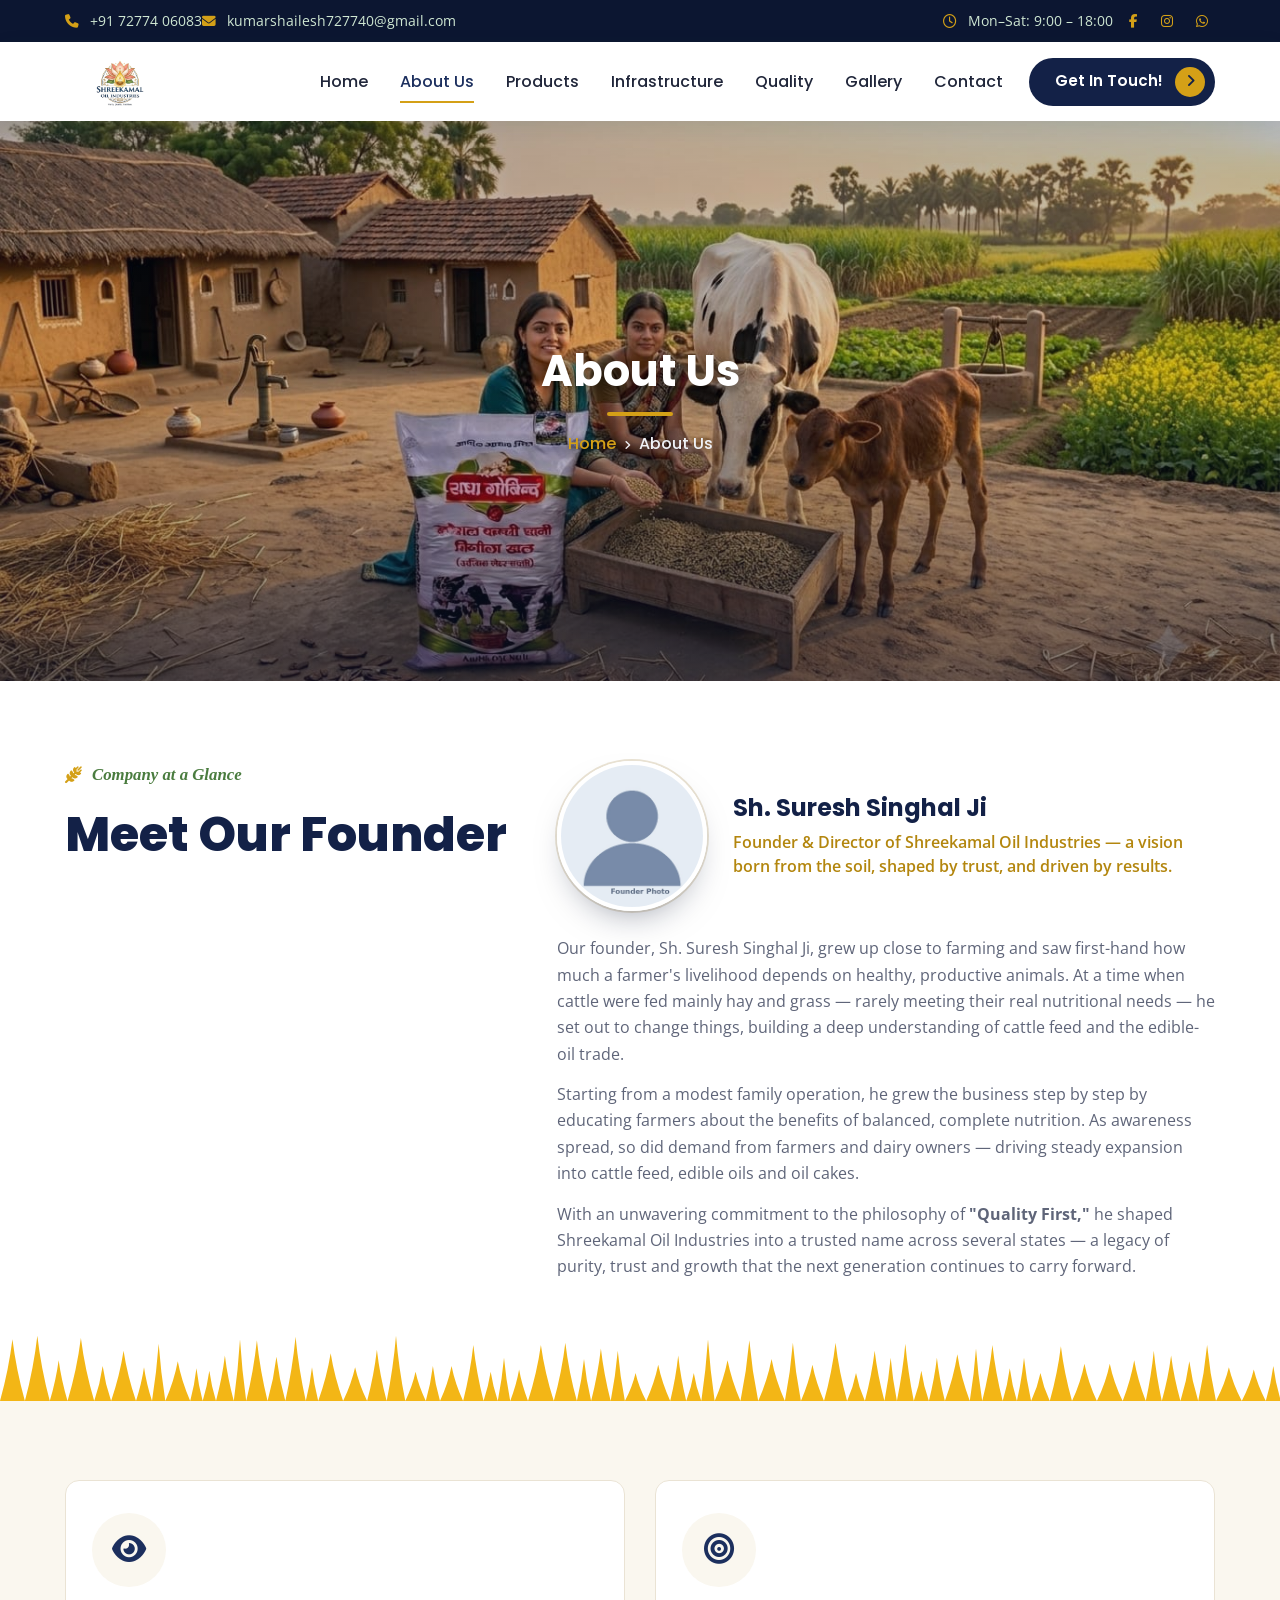
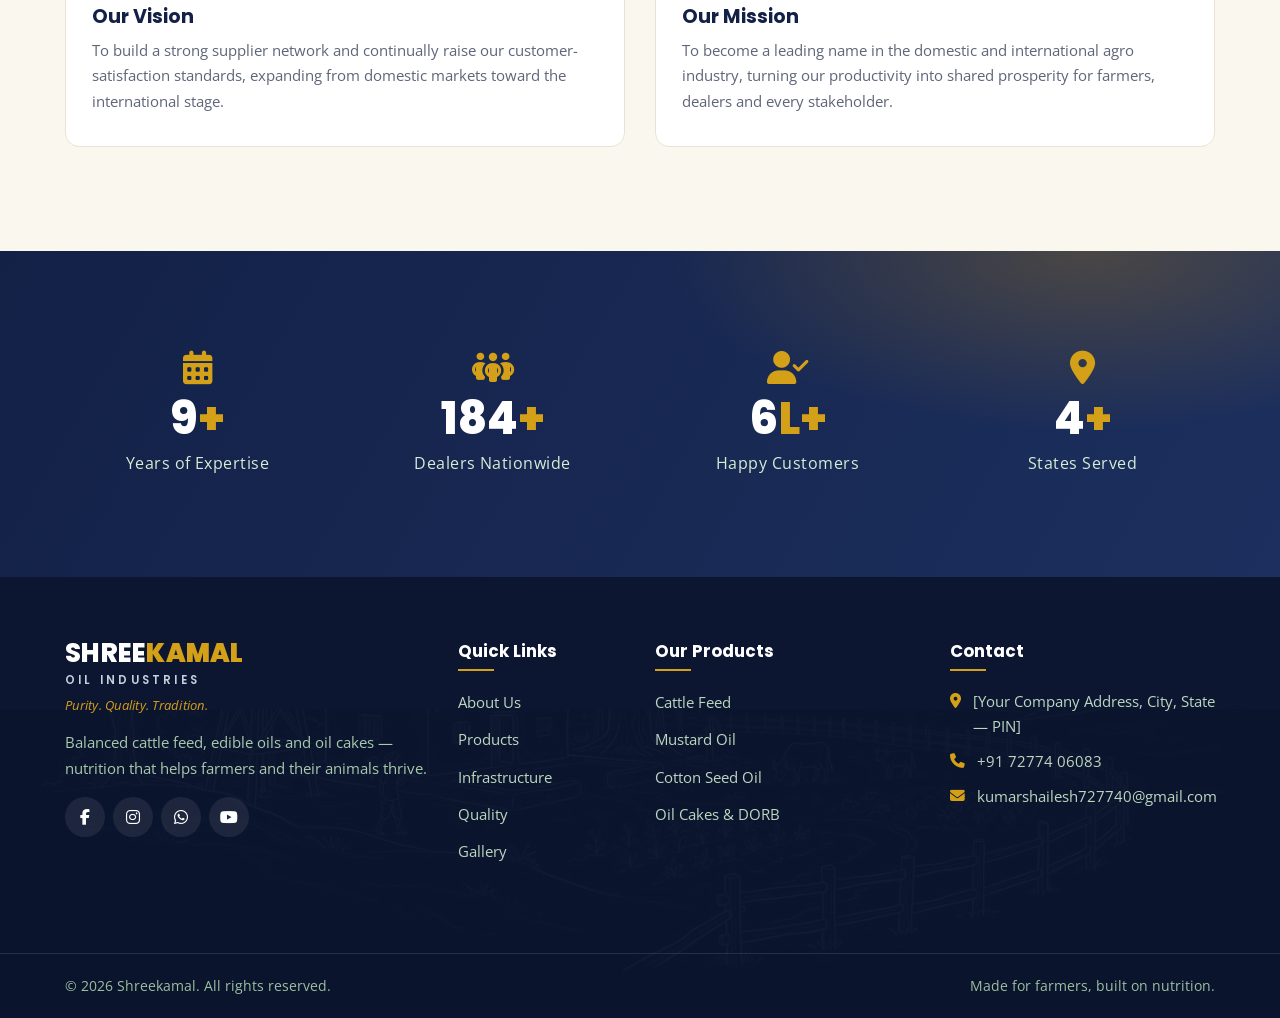
<file: about.html>
<!DOCTYPE html>
<html lang="en">
<head>
<meta charset="UTF-8" />
<meta name="viewport" content="width=device-width, initial-scale=1.0" />
<title>About Us | Shreekamal Oil Industries</title>
<link rel="icon" type="image/png" sizes="32x32" href="IMAGES/favicon-32.png?v=2">
<link rel="icon" type="image/png" sizes="16x16" href="IMAGES/favicon-16.png?v=2">
<link rel="icon" type="image/png" sizes="192x192" href="IMAGES/favicon-192.png?v=2">
<link rel="shortcut icon" href="IMAGES/favicon.ico?v=2">
<link rel="apple-touch-icon" href="IMAGES/apple-touch-icon.png?v=2">
<meta name="description" content="Learn about Shreekamal Oil Industries — a family legacy in cattle feed and oil since 1969, formally established in 2011 at Hinganghat, Maharashtra." />
<!-- SEO -->
<meta name="robots" content="index, follow" />
<meta name="author" content="Shreekamal Oil Industries" />
<meta name="theme-color" content="#132147" />
<link rel="canonical" href="https://shailesh7277.github.io/Skoi/about.html" />
<link rel="manifest" href="site.webmanifest" />

<meta property="og:type" content="website" />
<meta property="og:site_name" content="Shreekamal Oil Industries" />
<meta property="og:title" content="About Us | Shreekamal Oil Industries" />
<meta property="og:description" content="Learn about Shreekamal Oil Industries — a family legacy in cattle feed and oil since 1969, formally established in 2011 at Hinganghat, Maharashtra." />
<meta property="og:url" content="https://shailesh7277.github.io/Skoi/about.html" />
<meta property="og:image" content="https://shailesh7277.github.io/Skoi/IMAGES/og-image.jpg" />
<meta property="og:image:width" content="1200" />
<meta property="og:image:height" content="630" />
<meta property="og:locale" content="en_IN" />

<meta name="twitter:card" content="summary_large_image" />
<meta name="twitter:title" content="About Us | Shreekamal Oil Industries" />
<meta name="twitter:description" content="Learn about Shreekamal Oil Industries — a family legacy in cattle feed and oil since 1969, formally established in 2011 at Hinganghat, Maharashtra." />
<meta name="twitter:image" content="https://shailesh7277.github.io/Skoi/IMAGES/og-image.jpg" />

<!-- /SEO -->
<link rel="preconnect" href="https://fonts.googleapis.com"><link rel="preconnect" href="https://fonts.gstatic.com" crossorigin>
<link href="https://fonts.googleapis.com/css2?family=Poppins:wght@400;500;600;700;800&family=Open+Sans:wght@400;500;600;700&display=swap" rel="stylesheet">
<link rel="stylesheet" href="https://cdn.jsdelivr.net/npm/bootstrap@4.6.2/dist/css/bootstrap.min.css">
<link rel="stylesheet" href="https://cdnjs.cloudflare.com/ajax/libs/OwlCarousel2/2.3.4/assets/owl.carousel.min.css">
<link rel="stylesheet" href="https://cdnjs.cloudflare.com/ajax/libs/OwlCarousel2/2.3.4/assets/owl.theme.default.min.css">
<link rel="stylesheet" href="https://cdnjs.cloudflare.com/ajax/libs/animate.css/4.1.1/animate.min.css">
<link rel="stylesheet" href="https://cdnjs.cloudflare.com/ajax/libs/font-awesome/6.5.2/css/all.min.css">
<link rel="stylesheet" href="css/style.css">
<link rel="stylesheet" href="css/responsive.css">
</head>
<body>

<!-- ===== PRELOADER / SPLASH (replace IMAGES/splash.jpg with your own image) ===== -->
<div id="preloader">
  <img class="pl-img" src="IMAGES/splash.jpg" alt="Shreekamal Oil Industries">
  <div class="pl-bar"><span></span></div>
</div>
<div class="topbar">
  <div class="container">
    <div class="tb-left"><a href="tel:+917277406083"><i class="fa-solid fa-phone"></i> +91 72774 06083</a><a href="mailto:kumarshailesh727740@gmail.com"><i class="fa-solid fa-envelope"></i> kumarshailesh727740@gmail.com</a></div>
    <div class="tb-right"><span><i class="fa-regular fa-clock"></i> Mon–Sat: 9:00 – 18:00</span><a href="#"><i class="fa-brands fa-facebook-f"></i></a><a href="https://www.instagram.com/shaileshkumar8395?igsh=MThlamxhazRyYjhpaQ==" target="_blank" rel="noopener"><i class="fa-brands fa-instagram"></i></a><a href="https://wa.me/917277406083?text=Namaste%21%20Main%20Shreekamal%20Oil%20Industries%20ke%20products%20ke%20baare%20mein%20jaankari%20chahta%20hoon." target="_blank" rel="noopener"><i class="fa-brands fa-whatsapp"></i></a></div>
  </div>
</div>
<nav class="navbar navbar-expand-lg sticky-top">
  <div class="container">
    <a class="navbar-brand" href="index.html">
      <img src="IMAGES/logo.png" class="brand-logo" alt="Shreekamal Oil Industries">
    </a>
    <button class="navbar-toggler" type="button" data-toggle="collapse" data-target="#navMenu"><span class="navbar-toggler-icon"></span></button>
    <div class="collapse navbar-collapse" id="navMenu">
      <ul class="navbar-nav ml-auto align-items-lg-center">
        <li class="nav-item"><a class="nav-link" href="index.html">Home</a></li>
        <li class="nav-item"><a class="nav-link" href="about.html">About Us</a></li>
        <li class="nav-item"><a class="nav-link" href="products.html">Products</a></li>
        <li class="nav-item"><a class="nav-link" href="infrastructure.html">Infrastructure</a></li>
        <li class="nav-item"><a class="nav-link" href="quality.html">Quality</a></li>
        <li class="nav-item"><a class="nav-link" href="gallery.html">Gallery</a></li>
        <li class="nav-item"><a class="nav-link" href="contact.html">Contact</a></li>
        <li class="nav-item"><a class="btn btn-getintouch" href="contact.html">Get In Touch! <span class="gi-arrow"><i class="fa-solid fa-angle-right"></i></span></a></li>
      </ul>
    </div>
  </div>
</nav>
<section class="page-banner" style="background-image:url('IMAGES/banner-about.jpg')">
  <div class="container">
    <h1>About Us</h1>
    <div class="crumb"><a href="index.html">Home</a><i class="fa-solid fa-angle-right"></i>About Us</div>
  </div>
</section>
<!-- ===== MEET OUR FOUNDER (Kapila-style) ===== -->
<section class="section founder">
  <div class="container">
    <div class="row">
      <div class="col-lg-5 mb-4 mb-lg-0" data-reveal="fadeInLeft">
        <span class="founder-eyebrow"><i class="fa-solid fa-wheat-awn"></i> Company at a Glance</span>
        <h2 class="founder-h2">Meet Our Founder</h2>
      </div>
      <div class="col-lg-7" data-reveal="fadeInRight">
        <div class="founder-head">
          <img src="IMAGES/founder.jpg" class="founder-pic" alt="Sh. Suresh Singhal Ji" loading="lazy" decoding="async">
          <div class="founder-name">
            <h3>Sh. Suresh Singhal Ji</h3>
            <p class="fn-role">Founder &amp; Director of Shreekamal Oil Industries — a vision born from the soil, shaped by trust, and driven by results.</p>
          </div>
        </div>
        <div class="founder-bio">
          <p>Our founder, Sh. Suresh Singhal Ji, grew up close to farming and saw first-hand how much a farmer's livelihood depends on healthy, productive animals. At a time when cattle were fed mainly hay and grass — rarely meeting their real nutritional needs — he set out to change things, building a deep understanding of cattle feed and the edible-oil trade.</p>
          <p>Starting from a modest family operation, he grew the business step by step by educating farmers about the benefits of balanced, complete nutrition. As awareness spread, so did demand from farmers and dairy owners — driving steady expansion into cattle feed, edible oils and oil cakes.</p>
          <p>With an unwavering commitment to the philosophy of <strong>"Quality First,"</strong> he shaped Shreekamal Oil Industries into a trusted name across several states — a legacy of purity, trust and growth that the next generation continues to carry forward.</p>
        </div>
      </div>
    </div>
  </div>
  <div class="grass grass-founder"><svg viewBox="0 0 1440 60" preserveAspectRatio="none"><path d="M0,60 L0.0,60 Q9.8,33 14.0,7 Q18.2,33 28.0,60 L28.0,60 Q37.8,32 42.0,4 Q46.2,32 56.0,60 L56.0,60 Q63.0,42 66.0,25 Q69.0,42 76.0,60 L76.0,60 Q86.5,33 91.0,6 Q95.5,33 106.0,60 L106.0,60 Q112.7,45 115.5,30 Q118.3,45 125.0,60 L125.0,60 Q134.8,38 139.0,17 Q143.2,38 153.0,60 L153.0,60 Q159.3,45 162.0,31 Q164.7,45 171.0,60 L171.0,60 Q176.2,35 178.5,11 Q180.8,35 186.0,60 L186.0,60 Q195.8,43 200.0,26 Q204.2,43 214.0,60 L214.0,60 Q218.9,46 221.0,32 Q223.1,46 228.0,60 L228.0,60 Q233.2,47 235.5,34 Q237.8,47 243.0,60 L243.0,60 Q250.0,40 253.0,21 Q256.0,40 263.0,60 L263.0,60 Q267.9,33 270.0,7 Q272.1,33 277.0,60 L277.0,60 Q285.4,34 289.0,8 Q292.6,34 301.0,60 L301.0,60 Q308.0,41 311.0,22 Q314.0,41 321.0,60 L321.0,60 Q329.1,32 332.5,5 Q335.9,32 344.0,60 L344.0,60 Q348.9,45 351.0,31 Q353.1,45 358.0,60 L358.0,60 Q367.8,39 372.0,19 Q376.2,39 386.0,60 L386.0,60 Q395.4,45 399.5,31 Q403.6,45 413.0,60 L413.0,60 Q420.7,38 424.0,16 Q427.3,38 435.0,60 L435.0,60 Q442.4,32 445.5,4 Q448.6,32 456.0,60 L456.0,60 Q464.1,47 467.5,35 Q470.9,47 479.0,60 L479.0,60 Q484.6,45 487.0,30 Q489.4,45 495.0,60 L495.0,60 Q504.1,45 508.0,30 Q511.9,45 521.0,60 L521.0,60 Q529.0,36 532.5,12 Q536.0,36 544.0,60 L544.0,60 Q549.6,47 552.0,35 Q554.4,47 560.0,60 L560.0,60 Q564.9,41 567.0,23 Q569.1,41 574.0,60 L574.0,60 Q581.0,46 584.0,33 Q587.0,46 594.0,60 L594.0,60 Q604.1,36 608.5,12 Q612.9,36 623.0,60 L623.0,60 Q632.1,35 636.0,10 Q639.9,35 649.0,60 L649.0,60 Q654.6,42 657.0,24 Q659.4,42 665.0,60 L665.0,60 Q672.7,37 676.0,15 Q679.3,37 687.0,60 L687.0,60 Q692.6,38 695.0,17 Q697.4,38 703.0,60 L703.0,60 Q711.4,48 715.0,36 Q718.6,48 727.0,60 L727.0,60 Q736.5,44 740.5,29 Q744.5,44 754.0,60 L754.0,60 Q760.3,40 763.0,21 Q765.7,40 772.0,60 L772.0,60 Q778.0,48 780.5,36 Q783.0,48 789.0,60 L789.0,60 Q794.2,33 796.5,7 Q798.8,33 804.0,60 L804.0,60 Q814.1,42 818.5,25 Q822.9,42 833.0,60 L833.0,60 Q840.0,34 843.0,8 Q846.0,34 853.0,60 L853.0,60 Q863.5,42 868.0,24 Q872.5,42 883.0,60 L883.0,60 Q889.3,35 892.0,10 Q894.7,35 901.0,60 L901.0,60 Q910.1,44 914.0,29 Q917.9,44 927.0,60 L927.0,60 Q936.1,35 940.0,10 Q943.9,35 953.0,60 L953.0,60 Q960.0,48 963.0,36 Q966.0,48 973.0,60 L973.0,60 Q980.7,38 984.0,17 Q987.3,38 995.0,60 L995.0,60 Q999.9,41 1002.0,23 Q1004.1,41 1009.0,60 L1009.0,60 Q1015.6,35 1018.5,11 Q1021.4,35 1028.0,60 L1028.0,60 Q1034.0,47 1036.5,34 Q1039.0,47 1045.0,60 L1045.0,60 Q1051.3,41 1054.0,23 Q1056.7,41 1063.0,60 L1063.0,60 Q1072.8,40 1077.0,20 Q1081.2,40 1091.0,60 L1091.0,60 Q1095.9,37 1098.0,15 Q1100.1,37 1105.0,60 L1105.0,60 Q1113.0,36 1116.5,12 Q1120.0,36 1128.0,60 L1128.0,60 Q1133.6,46 1136.0,32 Q1138.4,46 1144.0,60 L1144.0,60 Q1149.6,41 1152.0,23 Q1154.4,41 1160.0,60 L1160.0,60 Q1167.3,48 1170.5,36 Q1173.7,48 1181.0,60 L1181.0,60 Q1189.8,36 1193.5,13 Q1197.2,36 1206.0,60 L1206.0,60 Q1215.8,44 1220.0,28 Q1224.2,44 1234.0,60 L1234.0,60 Q1244.2,44 1248.5,28 Q1252.8,44 1263.0,60 L1263.0,60 Q1272.1,42 1276.0,25 Q1279.9,42 1289.0,60 L1289.0,60 Q1295.3,38 1298.0,17 Q1300.7,38 1307.0,60 L1307.0,60 Q1314.3,40 1317.5,21 Q1320.7,40 1328.0,60 L1328.0,60 Q1335.0,43 1338.0,26 Q1341.0,43 1348.0,60 L1348.0,60 Q1355.0,36 1358.0,12 Q1361.0,36 1368.0,60 L1368.0,60 Q1378.2,45 1382.5,31 Q1386.8,45 1397.0,60 L1397.0,60 Q1406.5,46 1410.5,33 Q1414.5,46 1424.0,60 L1424.0,60 Q1430.0,45 1432.5,30 Q1435.0,45 1441.0,60 L1440,60 Z" fill="currentColor"/></svg></div>
</section>

<section class="section bg-cream">
  <div class="container">
    <div class="row">
      <div class="col-md-6 mb-4" data-reveal="fadeInUp">
        <div class="why-card text-left h-100"><div class="ic mx-0"><i class="fa-solid fa-eye"></i></div><h4>Our Vision</h4><p>To build a strong supplier network and continually raise our customer-satisfaction standards, expanding from domestic markets toward the international stage.</p></div>
      </div>
      <div class="col-md-6 mb-4" data-reveal="fadeInUp">
        <div class="why-card text-left h-100"><div class="ic mx-0"><i class="fa-solid fa-bullseye"></i></div><h4>Our Mission</h4><p>To become a leading name in the domestic and international agro industry, turning our productivity into shared prosperity for farmers, dealers and every stakeholder.</p></div>
      </div>
    </div>
  </div>
</section>

<section class="section counters">
  <div class="container"><div class="row">
    <div class="col-6 col-md-3"><div class="counter-box"><i class="fa-solid fa-calendar-days"></i><div class="count" data-target="14" data-suffix="+">0</div><p>Years of Expertise</p></div></div>
    <div class="col-6 col-md-3"><div class="counter-box"><i class="fa-solid fa-people-group"></i><div class="count" data-target="300" data-suffix="+">0</div><p>Dealers Nationwide</p></div></div>
    <div class="col-6 col-md-3"><div class="counter-box"><i class="fa-solid fa-user-check"></i><div class="count" data-target="10" data-suffix="L+">0</div><p>Happy Customers</p></div></div>
    <div class="col-6 col-md-3"><div class="counter-box"><i class="fa-solid fa-location-dot"></i><div class="count" data-target="7" data-suffix="+">0</div><p>States Served</p></div></div>
  </div></div>
</section>
<footer class="site-footer">
  <div class="container">
    <div class="row">
      <div class="col-lg-4 col-md-6 mb-4">
        <div class="f-brand"><span class="wm">SHREE<b>KAMAL</b><span class="wm-sub">Oil Industries</span></span><span class="wm-tag">Purity. Quality. Tradition.</span></div>
        <p>Balanced cattle feed, edible oils and oil cakes — nutrition that helps farmers and their animals thrive.</p>
        <div class="f-social mt-3"><a href="#"><i class="fa-brands fa-facebook-f"></i></a><a href="https://www.instagram.com/shaileshkumar8395?igsh=MThlamxhazRyYjhpaQ==" target="_blank" rel="noopener"><i class="fa-brands fa-instagram"></i></a><a href="https://wa.me/917277406083?text=Namaste%21%20Main%20Shreekamal%20Oil%20Industries%20ke%20products%20ke%20baare%20mein%20jaankari%20chahta%20hoon." target="_blank" rel="noopener"><i class="fa-brands fa-whatsapp"></i></a><a href="#"><i class="fa-brands fa-youtube"></i></a></div>
      </div>
      <div class="col-lg-2 col-md-6 mb-4"><h5>Quick Links</h5><ul><li><a href="about.html">About Us</a></li><li><a href="products.html">Products</a></li><li><a href="infrastructure.html">Infrastructure</a></li><li><a href="quality.html">Quality</a></li><li><a href="gallery.html">Gallery</a></li></ul></div>
      <div class="col-lg-3 col-md-6 mb-4"><h5>Our Products</h5><ul><li><a href="products.html">Cattle Feed</a></li><li><a href="products.html">Mustard Oil</a></li><li><a href="products.html">Cotton Seed Oil</a></li><li><a href="products.html">Oil Cakes &amp; DORB</a></li></ul></div>
      <div class="col-lg-3 col-md-6 mb-4"><h5>Contact</h5><ul class="f-contact"><li><i class="fa-solid fa-location-dot"></i><span>[Your Company Address, City, State — PIN]</span></li><li><i class="fa-solid fa-phone"></i><a href="tel:+917277406083">+91 72774 06083</a></li><li><i class="fa-solid fa-envelope"></i><a href="mailto:kumarshailesh727740@gmail.com">kumarshailesh727740@gmail.com</a></li></ul></div>
    </div>
  </div>
  <div class="footer-bottom"><div class="container d-flex justify-content-between flex-wrap"><span>© <span id="yr"></span> Shreekamal. All rights reserved.</span><span>Made for farmers, built on nutrition.</span></div></div>
</footer>
<button id="toTop" aria-label="Back to top"><i class="fa-solid fa-arrow-up"></i></button>
<script src="https://code.jquery.com/jquery-3.6.4.min.js"></script>
<script src="https://cdn.jsdelivr.net/npm/bootstrap@4.6.2/dist/js/bootstrap.bundle.min.js"></script>
<script src="https://cdnjs.cloudflare.com/ajax/libs/OwlCarousel2/2.3.4/owl.carousel.min.js"></script>
<script src="js/script.js"></script>
<script>document.getElementById('yr').textContent=new Date().getFullYear();</script>

<!-- ===== MOBILE STICKY ACTION BAR ===== -->
<div class="mobilebar">
  <a href="tel:+917277406083"><i class="fa-solid fa-phone"></i><span>Call</span></a>
  <a href="https://wa.me/917277406083?text=Namaste%21%20Main%20Shreekamal%20Oil%20Industries%20ke%20products%20ke%20baare%20mein%20jaankari%20chahta%20hoon." target="_blank" rel="noopener"><i class="fa-brands fa-whatsapp"></i><span>WhatsApp</span></a>
  <a href="contact.html#enquiry"><i class="fa-solid fa-paper-plane"></i><span>Enquiry</span></a>
</div>
</body>
</html>
</file>
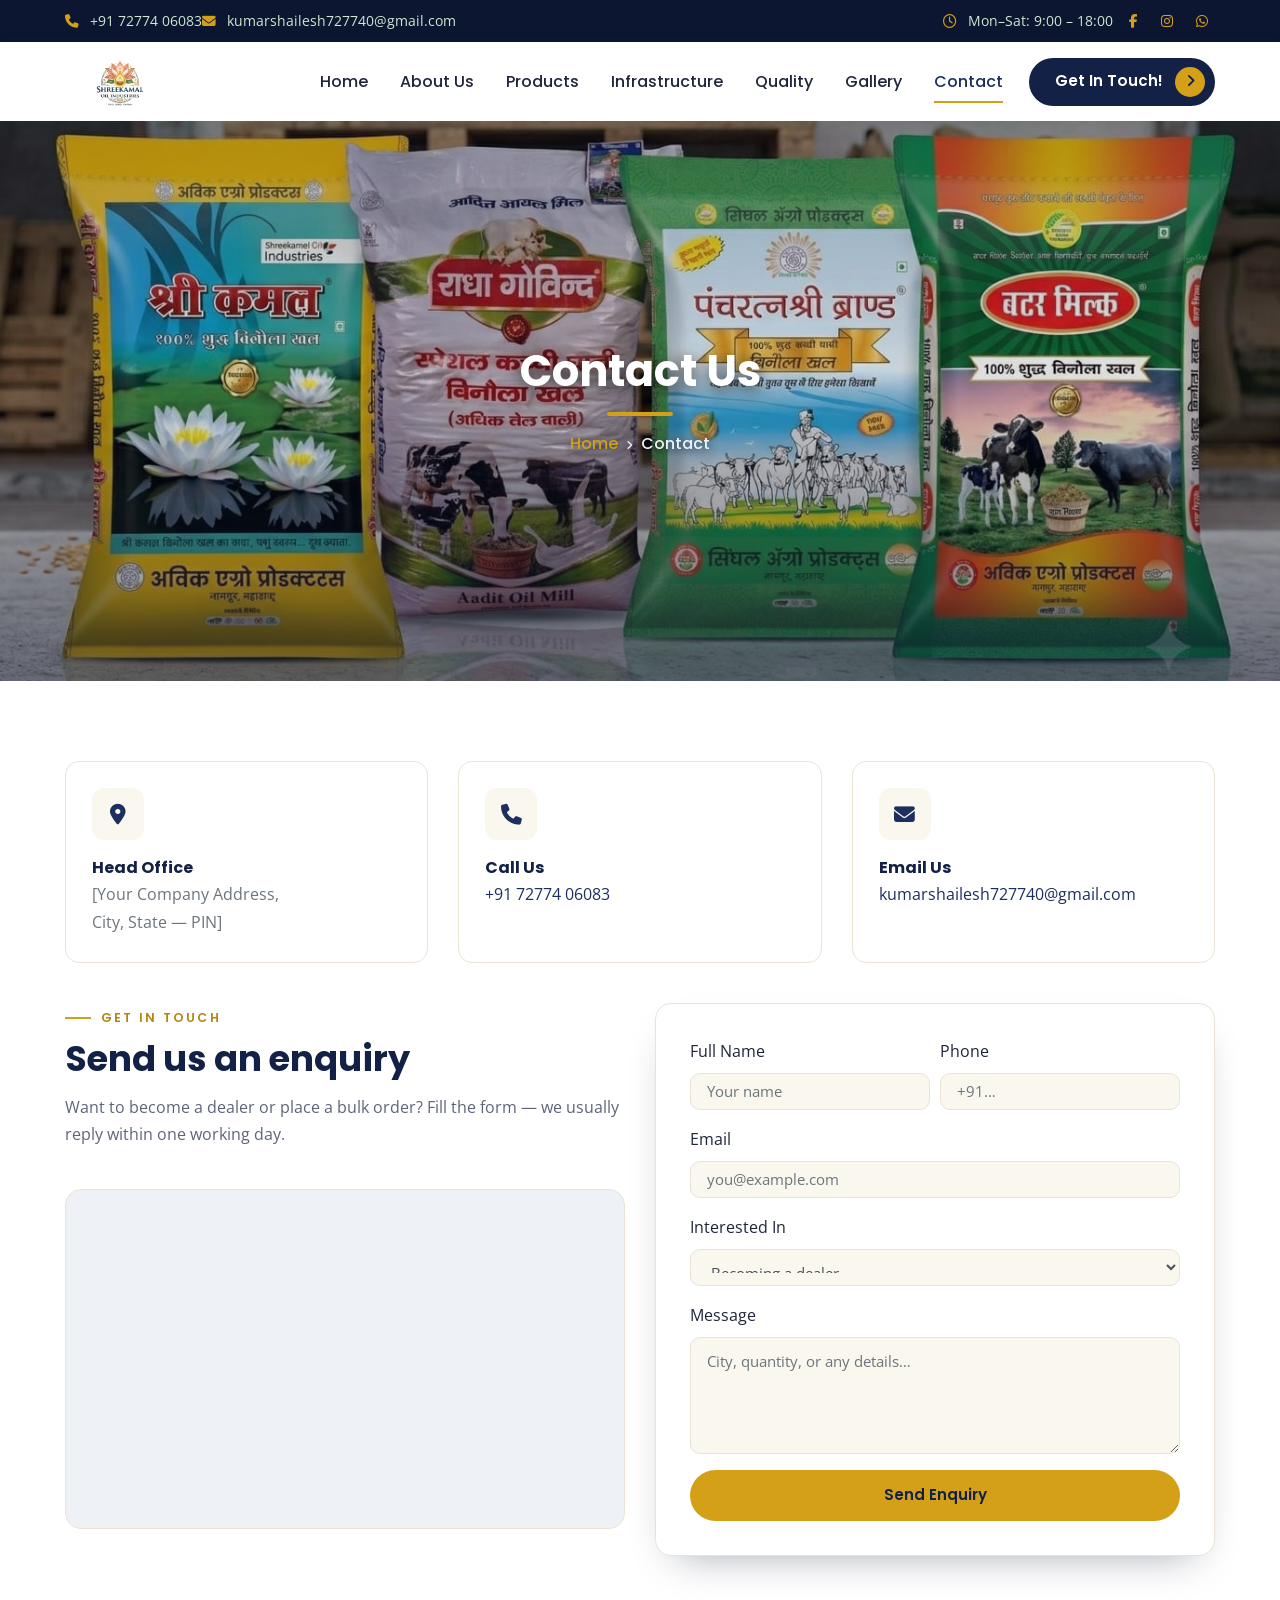
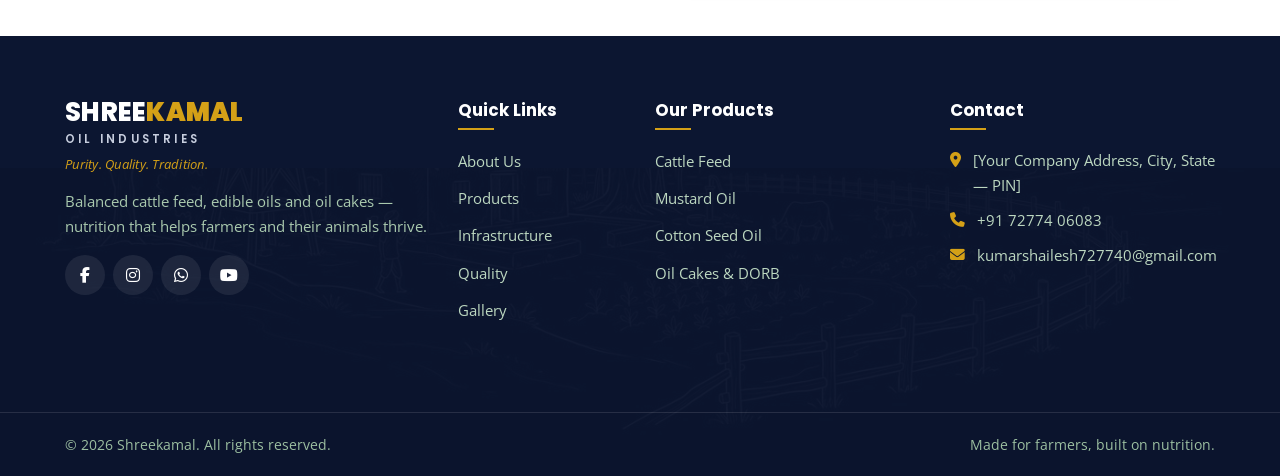
<file: contact.html>
<!DOCTYPE html>
<html lang="en">
<head>
<meta charset="UTF-8" />
<meta name="viewport" content="width=device-width, initial-scale=1.0" />
<title>Contact Us & Dealer Enquiry | Shreekamal Oil Industries</title>
<link rel="icon" type="image/png" sizes="32x32" href="IMAGES/favicon-32.png?v=2">
<link rel="icon" type="image/png" sizes="16x16" href="IMAGES/favicon-16.png?v=2">
<link rel="icon" type="image/png" sizes="192x192" href="IMAGES/favicon-192.png?v=2">
<link rel="shortcut icon" href="IMAGES/favicon.ico?v=2">
<link rel="apple-touch-icon" href="IMAGES/apple-touch-icon.png?v=2">
<meta name="description" content="Contact Shreekamal Oil Industries for dealership, bulk orders and product enquiries. Call +91 72774 06083 or send us an enquiry online." />
<!-- SEO -->
<meta name="robots" content="index, follow" />
<meta name="author" content="Shreekamal Oil Industries" />
<meta name="theme-color" content="#132147" />
<link rel="canonical" href="https://shailesh7277.github.io/Skoi/contact.html" />
<link rel="manifest" href="site.webmanifest" />

<meta property="og:type" content="website" />
<meta property="og:site_name" content="Shreekamal Oil Industries" />
<meta property="og:title" content="Contact Us & Dealer Enquiry | Shreekamal Oil Industries" />
<meta property="og:description" content="Contact Shreekamal Oil Industries for dealership, bulk orders and product enquiries. Call +91 72774 06083 or send us an enquiry online." />
<meta property="og:url" content="https://shailesh7277.github.io/Skoi/contact.html" />
<meta property="og:image" content="https://shailesh7277.github.io/Skoi/IMAGES/og-image.jpg" />
<meta property="og:image:width" content="1200" />
<meta property="og:image:height" content="630" />
<meta property="og:locale" content="en_IN" />

<meta name="twitter:card" content="summary_large_image" />
<meta name="twitter:title" content="Contact Us & Dealer Enquiry | Shreekamal Oil Industries" />
<meta name="twitter:description" content="Contact Shreekamal Oil Industries for dealership, bulk orders and product enquiries. Call +91 72774 06083 or send us an enquiry online." />
<meta name="twitter:image" content="https://shailesh7277.github.io/Skoi/IMAGES/og-image.jpg" />

<!-- /SEO -->
<link rel="preconnect" href="https://fonts.googleapis.com"><link rel="preconnect" href="https://fonts.gstatic.com" crossorigin>
<link href="https://fonts.googleapis.com/css2?family=Poppins:wght@400;500;600;700;800&family=Open+Sans:wght@400;500;600;700&display=swap" rel="stylesheet">
<link rel="stylesheet" href="https://cdn.jsdelivr.net/npm/bootstrap@4.6.2/dist/css/bootstrap.min.css">
<link rel="stylesheet" href="https://cdnjs.cloudflare.com/ajax/libs/OwlCarousel2/2.3.4/assets/owl.carousel.min.css">
<link rel="stylesheet" href="https://cdnjs.cloudflare.com/ajax/libs/OwlCarousel2/2.3.4/assets/owl.theme.default.min.css">
<link rel="stylesheet" href="https://cdnjs.cloudflare.com/ajax/libs/animate.css/4.1.1/animate.min.css">
<link rel="stylesheet" href="https://cdnjs.cloudflare.com/ajax/libs/font-awesome/6.5.2/css/all.min.css">
<link rel="stylesheet" href="css/style.css">
<link rel="stylesheet" href="css/responsive.css">
</head>
<body>

<!-- ===== PRELOADER / SPLASH (replace IMAGES/splash.jpg with your own image) ===== -->
<div id="preloader">
  <img class="pl-img" src="IMAGES/splash.jpg" alt="Shreekamal Oil Industries">
  <div class="pl-bar"><span></span></div>
</div>
<div class="topbar">
  <div class="container">
    <div class="tb-left"><a href="tel:+917277406083"><i class="fa-solid fa-phone"></i> +91 72774 06083</a><a href="mailto:kumarshailesh727740@gmail.com"><i class="fa-solid fa-envelope"></i> kumarshailesh727740@gmail.com</a></div>
    <div class="tb-right"><span><i class="fa-regular fa-clock"></i> Mon–Sat: 9:00 – 18:00</span><a href="#"><i class="fa-brands fa-facebook-f"></i></a><a href="https://www.instagram.com/shaileshkumar8395?igsh=MThlamxhazRyYjhpaQ==" target="_blank" rel="noopener"><i class="fa-brands fa-instagram"></i></a><a href="https://wa.me/917277406083?text=Namaste%21%20Main%20Shreekamal%20Oil%20Industries%20ke%20products%20ke%20baare%20mein%20jaankari%20chahta%20hoon." target="_blank" rel="noopener"><i class="fa-brands fa-whatsapp"></i></a></div>
  </div>
</div>
<nav class="navbar navbar-expand-lg sticky-top">
  <div class="container">
    <a class="navbar-brand" href="index.html">
      <img src="IMAGES/logo.png" class="brand-logo" alt="Shreekamal Oil Industries">
    </a>
    <button class="navbar-toggler" type="button" data-toggle="collapse" data-target="#navMenu"><span class="navbar-toggler-icon"></span></button>
    <div class="collapse navbar-collapse" id="navMenu">
      <ul class="navbar-nav ml-auto align-items-lg-center">
        <li class="nav-item"><a class="nav-link" href="index.html">Home</a></li>
        <li class="nav-item"><a class="nav-link" href="about.html">About Us</a></li>
        <li class="nav-item"><a class="nav-link" href="products.html">Products</a></li>
        <li class="nav-item"><a class="nav-link" href="infrastructure.html">Infrastructure</a></li>
        <li class="nav-item"><a class="nav-link" href="quality.html">Quality</a></li>
        <li class="nav-item"><a class="nav-link" href="gallery.html">Gallery</a></li>
        <li class="nav-item"><a class="nav-link" href="contact.html">Contact</a></li>
        <li class="nav-item"><a class="btn btn-getintouch" href="contact.html">Get In Touch! <span class="gi-arrow"><i class="fa-solid fa-angle-right"></i></span></a></li>
      </ul>
    </div>
  </div>
</nav>
<section class="page-banner" style="background-image:url('IMAGES/banner-contact.jpg')">
  <div class="container">
    <h1>Contact Us</h1>
    <div class="crumb"><a href="index.html">Home</a><i class="fa-solid fa-angle-right"></i>Contact</div>
  </div>
</section>
<section class="section">
  <div class="container">
    <div class="row">
      <div class="col-md-4 mb-4" data-reveal="fadeInUp"><div class="contact-card"><div class="ci"><i class="fa-solid fa-location-dot"></i></div><b>Head Office</b><p class="text-muted mb-0">[Your Company Address,<br>City, State — PIN]</p></div></div>
      <div class="col-md-4 mb-4" data-reveal="fadeInUp"><div class="contact-card"><div class="ci"><i class="fa-solid fa-phone"></i></div><b>Call Us</b><p class="text-muted mb-0"><a href="tel:+917277406083">+91 72774 06083</a></p></div></div>
      <div class="col-md-4 mb-4" data-reveal="fadeInUp"><div class="contact-card"><div class="ci"><i class="fa-solid fa-envelope"></i></div><b>Email Us</b><p class="text-muted mb-0"><a href="mailto:kumarshailesh727740@gmail.com">kumarshailesh727740@gmail.com</a></p></div></div>
    </div>

    <div class="row mt-3" id="enquiry">
      <div class="col-lg-6 mb-4" data-reveal="fadeInLeft">
        <div class="sec-title"><span class="eyebrow">Get in touch</span><h2>Send us an enquiry</h2><p>Want to become a dealer or place a bulk order? Fill the form — we usually reply within one working day.</p></div>
        <div class="map-wrap"><iframe src="https://maps.google.com/maps?q=Hinganghat,Maharashtra&z=13&output=embed" loading="lazy" referrerpolicy="no-referrer-when-downgrade" title="Shreekamal Oil Industries — Hinganghat, Maharashtra"></iframe></div>
      </div>
      <div class="col-lg-6" data-reveal="fadeInRight">
        <!-- Front-end only. Connect to email / Formspree / your backend to receive submissions. -->
        <!-- ============================================================
     TO RECEIVE ENQUIRIES BY EMAIL (2 minutes, free):
       1. Go to https://formspree.io  ->  sign up with kumarshailesh727740@gmail.com
       2. Create a new form -> copy the endpoint, e.g. https://formspree.io/f/abcdwxyz
       3. Replace YOUR_FORM_ID below with that ID
     Until then the form only shows a thank-you message (nothing is emailed).
     ============================================================ -->
        <form id="enquiryForm" class="contact-form" novalidate
              action="https://formspree.io/f/YOUR_FORM_ID" method="POST">
          <input type="hidden" name="_subject" value="New enquiry from Shreekamal website">
          <input type="text" name="_gotcha" style="display:none" tabindex="-1" autocomplete="off">
          <div class="form-row">
            <div class="form-group col-md-6"><label>Full Name</label><input type="text" name="name" class="form-control" placeholder="Your name" required></div>
            <div class="form-group col-md-6"><label>Phone</label><input type="tel" name="phone" class="form-control" placeholder="+91…" required></div>
          </div>
          <div class="form-group"><label>Email</label><input type="email" name="email" class="form-control" placeholder="you@example.com"></div>
          <div class="form-group"><label>Interested In</label>
            <select name="interest" class="form-control">
              <option>Becoming a dealer</option><option>Cattle feed (bulk)</option><option>Mustard / cotton seed oil</option><option>Oil cakes / DORB</option><option>Something else</option>
            </select>
          </div>
          <div class="form-group"><label>Message</label><textarea name="message" rows="4" class="form-control" placeholder="City, quantity, or any details…"></textarea></div>
          <button type="submit" class="btn btn-amber btn-block">Send Enquiry</button>
          <div class="form-msg"></div>
        </form>
      </div>
    </div>
  </div>
</section>
<footer class="site-footer">
  <div class="container">
    <div class="row">
      <div class="col-lg-4 col-md-6 mb-4">
        <div class="f-brand"><span class="wm">SHREE<b>KAMAL</b><span class="wm-sub">Oil Industries</span></span><span class="wm-tag">Purity. Quality. Tradition.</span></div>
        <p>Balanced cattle feed, edible oils and oil cakes — nutrition that helps farmers and their animals thrive.</p>
        <div class="f-social mt-3"><a href="#"><i class="fa-brands fa-facebook-f"></i></a><a href="https://www.instagram.com/shaileshkumar8395?igsh=MThlamxhazRyYjhpaQ==" target="_blank" rel="noopener"><i class="fa-brands fa-instagram"></i></a><a href="https://wa.me/917277406083?text=Namaste%21%20Main%20Shreekamal%20Oil%20Industries%20ke%20products%20ke%20baare%20mein%20jaankari%20chahta%20hoon." target="_blank" rel="noopener"><i class="fa-brands fa-whatsapp"></i></a><a href="#"><i class="fa-brands fa-youtube"></i></a></div>
      </div>
      <div class="col-lg-2 col-md-6 mb-4"><h5>Quick Links</h5><ul><li><a href="about.html">About Us</a></li><li><a href="products.html">Products</a></li><li><a href="infrastructure.html">Infrastructure</a></li><li><a href="quality.html">Quality</a></li><li><a href="gallery.html">Gallery</a></li></ul></div>
      <div class="col-lg-3 col-md-6 mb-4"><h5>Our Products</h5><ul><li><a href="products.html">Cattle Feed</a></li><li><a href="products.html">Mustard Oil</a></li><li><a href="products.html">Cotton Seed Oil</a></li><li><a href="products.html">Oil Cakes &amp; DORB</a></li></ul></div>
      <div class="col-lg-3 col-md-6 mb-4"><h5>Contact</h5><ul class="f-contact"><li><i class="fa-solid fa-location-dot"></i><span>[Your Company Address, City, State — PIN]</span></li><li><i class="fa-solid fa-phone"></i><a href="tel:+917277406083">+91 72774 06083</a></li><li><i class="fa-solid fa-envelope"></i><a href="mailto:kumarshailesh727740@gmail.com">kumarshailesh727740@gmail.com</a></li></ul></div>
    </div>
  </div>
  <div class="footer-bottom"><div class="container d-flex justify-content-between flex-wrap"><span>© <span id="yr"></span> Shreekamal. All rights reserved.</span><span>Made for farmers, built on nutrition.</span></div></div>
</footer>
<button id="toTop" aria-label="Back to top"><i class="fa-solid fa-arrow-up"></i></button>
<script src="https://code.jquery.com/jquery-3.6.4.min.js"></script>
<script src="https://cdn.jsdelivr.net/npm/bootstrap@4.6.2/dist/js/bootstrap.bundle.min.js"></script>
<script src="https://cdnjs.cloudflare.com/ajax/libs/OwlCarousel2/2.3.4/owl.carousel.min.js"></script>
<script src="js/script.js"></script>
<script>document.getElementById('yr').textContent=new Date().getFullYear();</script>

<!-- ===== MOBILE STICKY ACTION BAR ===== -->
<div class="mobilebar">
  <a href="tel:+917277406083"><i class="fa-solid fa-phone"></i><span>Call</span></a>
  <a href="https://wa.me/917277406083?text=Namaste%21%20Main%20Shreekamal%20Oil%20Industries%20ke%20products%20ke%20baare%20mein%20jaankari%20chahta%20hoon." target="_blank" rel="noopener"><i class="fa-brands fa-whatsapp"></i><span>WhatsApp</span></a>
  <a href="contact.html#enquiry"><i class="fa-solid fa-paper-plane"></i><span>Enquiry</span></a>
</div>
</body>
</html>
</file>
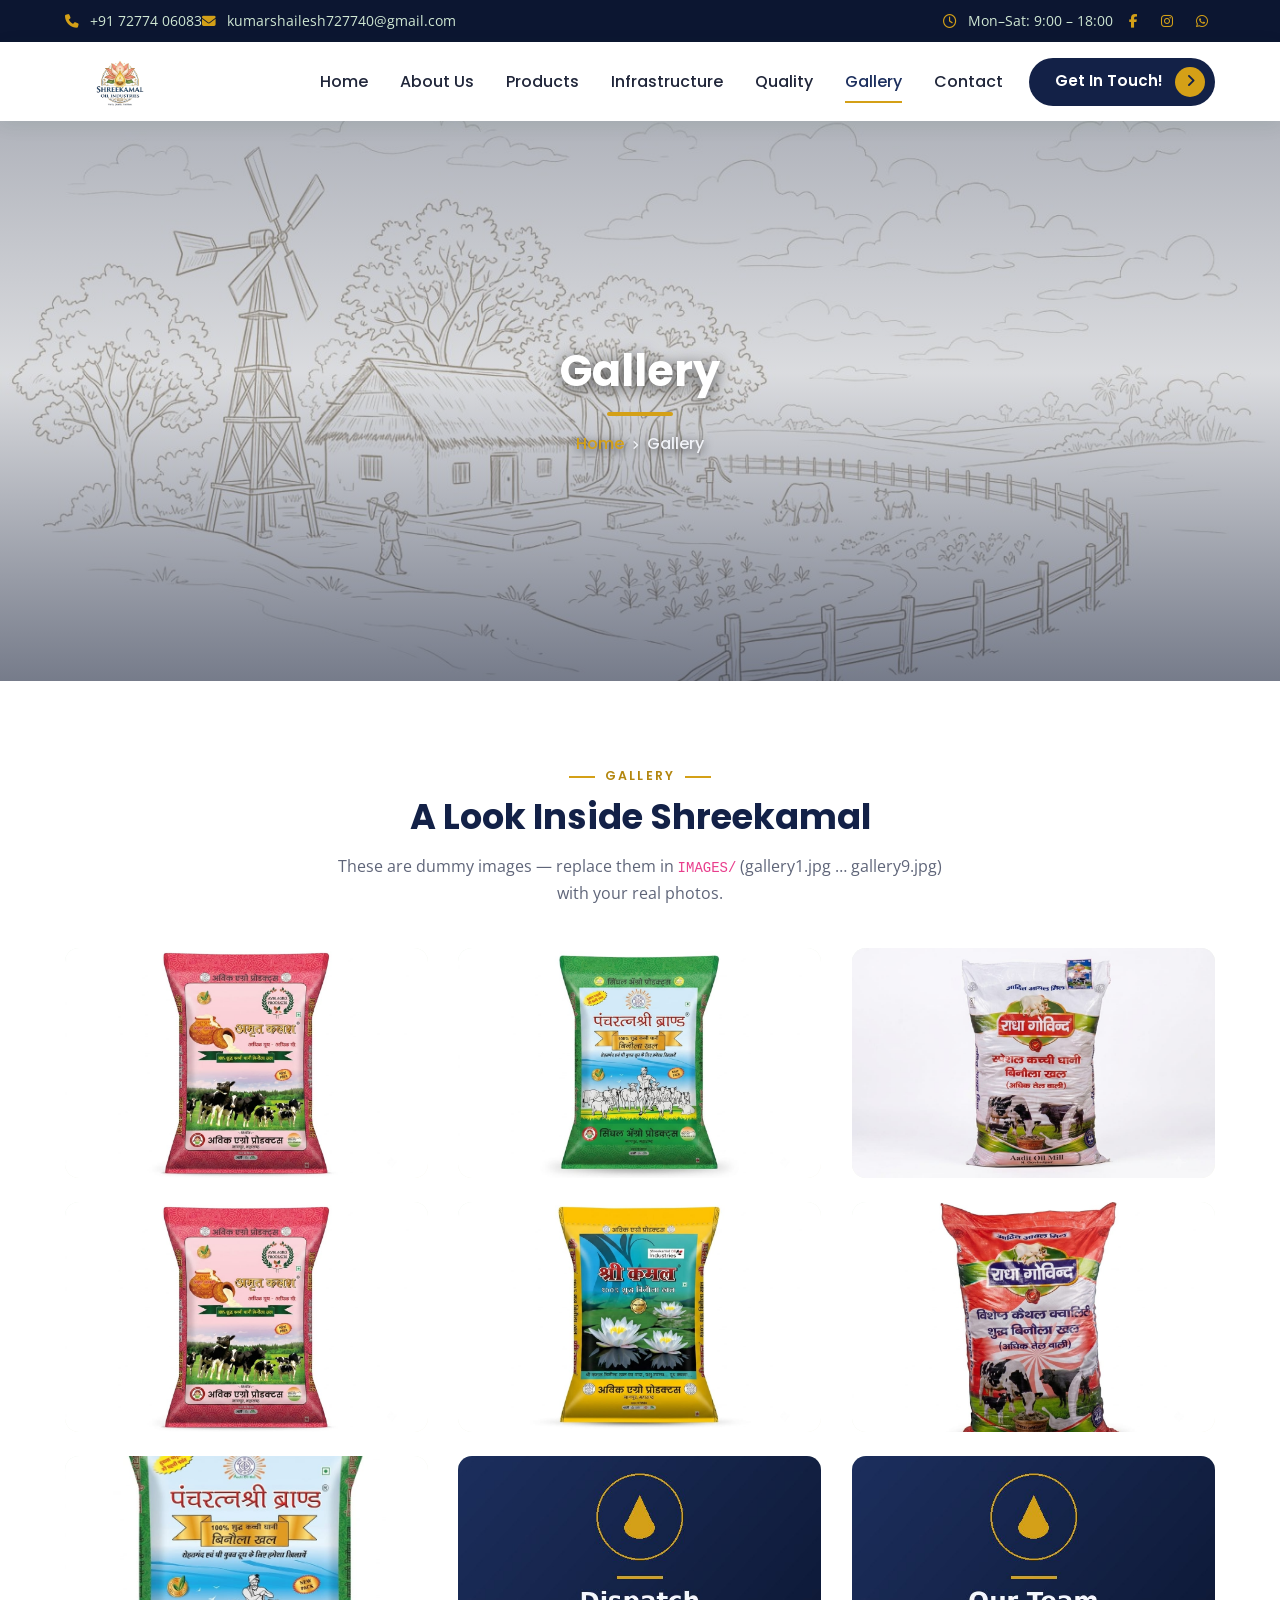
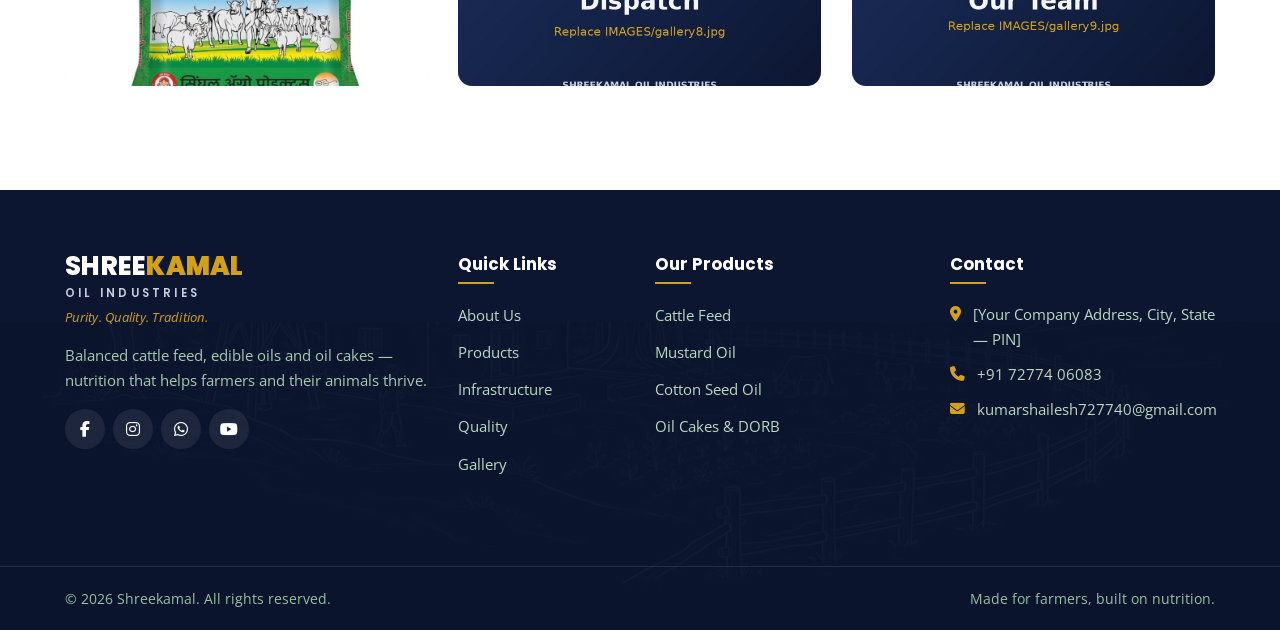
<file: gallery.html>
<!DOCTYPE html>
<html lang="en">
<head>
<meta charset="UTF-8" />
<meta name="viewport" content="width=device-width, initial-scale=1.0" />
<title>Gallery | Shreekamal Oil Industries</title>
<link rel="icon" type="image/png" sizes="32x32" href="IMAGES/favicon-32.png?v=2">
<link rel="icon" type="image/png" sizes="16x16" href="IMAGES/favicon-16.png?v=2">
<link rel="icon" type="image/png" sizes="192x192" href="IMAGES/favicon-192.png?v=2">
<link rel="shortcut icon" href="IMAGES/favicon.ico?v=2">
<link rel="apple-touch-icon" href="IMAGES/apple-touch-icon.png?v=2">
<meta name="description" content="Photos of our manufacturing unit, cotton seed cake products, DORB solvent plant, quality lab and dispatch operations." />
<!-- SEO -->
<meta name="robots" content="index, follow" />
<meta name="author" content="Shreekamal Oil Industries" />
<meta name="theme-color" content="#132147" />
<link rel="canonical" href="https://shailesh7277.github.io/Skoi/gallery.html" />
<link rel="manifest" href="site.webmanifest" />

<meta property="og:type" content="website" />
<meta property="og:site_name" content="Shreekamal Oil Industries" />
<meta property="og:title" content="Gallery | Shreekamal Oil Industries" />
<meta property="og:description" content="Photos of our manufacturing unit, cotton seed cake products, DORB solvent plant, quality lab and dispatch operations." />
<meta property="og:url" content="https://shailesh7277.github.io/Skoi/gallery.html" />
<meta property="og:image" content="https://shailesh7277.github.io/Skoi/IMAGES/og-image.jpg" />
<meta property="og:image:width" content="1200" />
<meta property="og:image:height" content="630" />
<meta property="og:locale" content="en_IN" />

<meta name="twitter:card" content="summary_large_image" />
<meta name="twitter:title" content="Gallery | Shreekamal Oil Industries" />
<meta name="twitter:description" content="Photos of our manufacturing unit, cotton seed cake products, DORB solvent plant, quality lab and dispatch operations." />
<meta name="twitter:image" content="https://shailesh7277.github.io/Skoi/IMAGES/og-image.jpg" />

<!-- /SEO -->
<link rel="preconnect" href="https://fonts.googleapis.com"><link rel="preconnect" href="https://fonts.gstatic.com" crossorigin>
<link href="https://fonts.googleapis.com/css2?family=Poppins:wght@400;500;600;700;800&family=Open+Sans:wght@400;500;600;700&display=swap" rel="stylesheet">
<link rel="stylesheet" href="https://cdn.jsdelivr.net/npm/bootstrap@4.6.2/dist/css/bootstrap.min.css">
<link rel="stylesheet" href="https://cdnjs.cloudflare.com/ajax/libs/OwlCarousel2/2.3.4/assets/owl.carousel.min.css">
<link rel="stylesheet" href="https://cdnjs.cloudflare.com/ajax/libs/OwlCarousel2/2.3.4/assets/owl.theme.default.min.css">
<link rel="stylesheet" href="https://cdnjs.cloudflare.com/ajax/libs/animate.css/4.1.1/animate.min.css">
<link rel="stylesheet" href="https://cdnjs.cloudflare.com/ajax/libs/font-awesome/6.5.2/css/all.min.css">
<link rel="stylesheet" href="css/style.css">
<link rel="stylesheet" href="css/responsive.css">
</head>
<body>

<!-- ===== PRELOADER / SPLASH (replace IMAGES/splash.jpg with your own image) ===== -->
<div id="preloader">
  <img class="pl-img" src="IMAGES/splash.jpg" alt="Shreekamal Oil Industries">
  <div class="pl-bar"><span></span></div>
</div>
<div class="topbar">
  <div class="container">
    <div class="tb-left"><a href="tel:+917277406083"><i class="fa-solid fa-phone"></i> +91 72774 06083</a><a href="mailto:kumarshailesh727740@gmail.com"><i class="fa-solid fa-envelope"></i> kumarshailesh727740@gmail.com</a></div>
    <div class="tb-right"><span><i class="fa-regular fa-clock"></i> Mon–Sat: 9:00 – 18:00</span><a href="#"><i class="fa-brands fa-facebook-f"></i></a><a href="https://www.instagram.com/shaileshkumar8395?igsh=MThlamxhazRyYjhpaQ==" target="_blank" rel="noopener"><i class="fa-brands fa-instagram"></i></a><a href="https://wa.me/917277406083?text=Namaste%21%20Main%20Shreekamal%20Oil%20Industries%20ke%20products%20ke%20baare%20mein%20jaankari%20chahta%20hoon." target="_blank" rel="noopener"><i class="fa-brands fa-whatsapp"></i></a></div>
  </div>
</div>
<nav class="navbar navbar-expand-lg sticky-top">
  <div class="container">
    <a class="navbar-brand" href="index.html">
      <img src="IMAGES/logo.png" class="brand-logo" alt="Shreekamal Oil Industries">
    </a>
    <button class="navbar-toggler" type="button" data-toggle="collapse" data-target="#navMenu"><span class="navbar-toggler-icon"></span></button>
    <div class="collapse navbar-collapse" id="navMenu">
      <ul class="navbar-nav ml-auto align-items-lg-center">
        <li class="nav-item"><a class="nav-link" href="index.html">Home</a></li>
        <li class="nav-item"><a class="nav-link" href="about.html">About Us</a></li>
        <li class="nav-item"><a class="nav-link" href="products.html">Products</a></li>
        <li class="nav-item"><a class="nav-link" href="infrastructure.html">Infrastructure</a></li>
        <li class="nav-item"><a class="nav-link" href="quality.html">Quality</a></li>
        <li class="nav-item"><a class="nav-link" href="gallery.html">Gallery</a></li>
        <li class="nav-item"><a class="nav-link" href="contact.html">Contact</a></li>
        <li class="nav-item"><a class="btn btn-getintouch" href="contact.html">Get In Touch! <span class="gi-arrow"><i class="fa-solid fa-angle-right"></i></span></a></li>
      </ul>
    </div>
  </div>
</nav>
<section class="page-banner" style="background-image:url('IMAGES/banner-gallery.jpg')">
  <div class="container">
    <h1>Gallery</h1>
    <div class="crumb"><a href="index.html">Home</a><i class="fa-solid fa-angle-right"></i>Gallery</div>
  </div>
</section>
<section class="section">
  <div class="container">
    <div class="sec-title center"><span class="eyebrow">Gallery</span><h2>A Look Inside Shreekamal</h2><p>These are dummy images — replace them in <code>IMAGES/</code> (gallery1.jpg … gallery9.jpg) with your real photos.</p></div>
    <div class="row">
<div class="col-md-6 col-lg-4 mb-4" data-reveal="zoomIn"><div class="gallery-item"><img class="gallery-photo" src="IMAGES/gallery1.jpg" alt="Manufacturing Unit" loading="lazy" decoding="async"><div class="g-cap">Manufacturing Unit</div></div></div><div class="col-md-6 col-lg-4 mb-4" data-reveal="zoomIn"><div class="gallery-item"><img class="gallery-photo" src="IMAGES/gallery2.jpg" alt="Cattle Feed Pellets" loading="lazy" decoding="async"><div class="g-cap">Cattle Feed Pellets</div></div></div><div class="col-md-6 col-lg-4 mb-4" data-reveal="zoomIn"><div class="gallery-item"><img class="gallery-photo" src="IMAGES/gallery3.jpg" alt="Mustard Oil" loading="lazy" decoding="async"><div class="g-cap">Mustard Oil</div></div></div><div class="col-md-6 col-lg-4 mb-4" data-reveal="zoomIn"><div class="gallery-item"><img class="gallery-photo" src="IMAGES/gallery4.jpg" alt="DORB Solvent Plant" loading="lazy" decoding="async"><div class="g-cap">DORB Solvent Plant</div></div></div><div class="col-md-6 col-lg-4 mb-4" data-reveal="zoomIn"><div class="gallery-item"><img class="gallery-photo" src="IMAGES/gallery5.jpg" alt="Quality Lab" loading="lazy" decoding="async"><div class="g-cap">Quality Lab</div></div></div><div class="col-md-6 col-lg-4 mb-4" data-reveal="zoomIn"><div class="gallery-item"><img class="gallery-photo" src="IMAGES/gallery6.jpg" alt="Storage &amp; Packing" loading="lazy" decoding="async"><div class="g-cap">Storage &amp; Packing</div></div></div><div class="col-md-6 col-lg-4 mb-4" data-reveal="zoomIn"><div class="gallery-item"><img class="gallery-photo" src="IMAGES/gallery7.jpg" alt="Dairy Farm Partners" loading="lazy" decoding="async"><div class="g-cap">Dairy Farm Partners</div></div></div><div class="col-md-6 col-lg-4 mb-4" data-reveal="zoomIn"><div class="gallery-item"><img class="gallery-photo" src="IMAGES/gallery8.jpg" alt="Loading &amp; Dispatch" loading="lazy" decoding="async"><div class="g-cap">Loading &amp; Dispatch</div></div></div><div class="col-md-6 col-lg-4 mb-4" data-reveal="zoomIn"><div class="gallery-item"><img class="gallery-photo" src="IMAGES/gallery9.jpg" alt="Our Team" loading="lazy" decoding="async"><div class="g-cap">Our Team</div></div></div>    </div>
  </div>
</section>
<footer class="site-footer">
  <div class="container">
    <div class="row">
      <div class="col-lg-4 col-md-6 mb-4">
        <div class="f-brand"><span class="wm">SHREE<b>KAMAL</b><span class="wm-sub">Oil Industries</span></span><span class="wm-tag">Purity. Quality. Tradition.</span></div>
        <p>Balanced cattle feed, edible oils and oil cakes — nutrition that helps farmers and their animals thrive.</p>
        <div class="f-social mt-3"><a href="#"><i class="fa-brands fa-facebook-f"></i></a><a href="https://www.instagram.com/shaileshkumar8395?igsh=MThlamxhazRyYjhpaQ==" target="_blank" rel="noopener"><i class="fa-brands fa-instagram"></i></a><a href="https://wa.me/917277406083?text=Namaste%21%20Main%20Shreekamal%20Oil%20Industries%20ke%20products%20ke%20baare%20mein%20jaankari%20chahta%20hoon." target="_blank" rel="noopener"><i class="fa-brands fa-whatsapp"></i></a><a href="#"><i class="fa-brands fa-youtube"></i></a></div>
      </div>
      <div class="col-lg-2 col-md-6 mb-4"><h5>Quick Links</h5><ul><li><a href="about.html">About Us</a></li><li><a href="products.html">Products</a></li><li><a href="infrastructure.html">Infrastructure</a></li><li><a href="quality.html">Quality</a></li><li><a href="gallery.html">Gallery</a></li></ul></div>
      <div class="col-lg-3 col-md-6 mb-4"><h5>Our Products</h5><ul><li><a href="products.html">Cattle Feed</a></li><li><a href="products.html">Mustard Oil</a></li><li><a href="products.html">Cotton Seed Oil</a></li><li><a href="products.html">Oil Cakes &amp; DORB</a></li></ul></div>
      <div class="col-lg-3 col-md-6 mb-4"><h5>Contact</h5><ul class="f-contact"><li><i class="fa-solid fa-location-dot"></i><span>[Your Company Address, City, State — PIN]</span></li><li><i class="fa-solid fa-phone"></i><a href="tel:+917277406083">+91 72774 06083</a></li><li><i class="fa-solid fa-envelope"></i><a href="mailto:kumarshailesh727740@gmail.com">kumarshailesh727740@gmail.com</a></li></ul></div>
    </div>
  </div>
  <div class="footer-bottom"><div class="container d-flex justify-content-between flex-wrap"><span>© <span id="yr"></span> Shreekamal. All rights reserved.</span><span>Made for farmers, built on nutrition.</span></div></div>
</footer>
<button id="toTop" aria-label="Back to top"><i class="fa-solid fa-arrow-up"></i></button>
<script src="https://code.jquery.com/jquery-3.6.4.min.js"></script>
<script src="https://cdn.jsdelivr.net/npm/bootstrap@4.6.2/dist/js/bootstrap.bundle.min.js"></script>
<script src="https://cdnjs.cloudflare.com/ajax/libs/OwlCarousel2/2.3.4/owl.carousel.min.js"></script>
<script src="js/script.js"></script>
<script>document.getElementById('yr').textContent=new Date().getFullYear();</script>

<!-- ===== MOBILE STICKY ACTION BAR ===== -->
<div class="mobilebar">
  <a href="tel:+917277406083"><i class="fa-solid fa-phone"></i><span>Call</span></a>
  <a href="https://wa.me/917277406083?text=Namaste%21%20Main%20Shreekamal%20Oil%20Industries%20ke%20products%20ke%20baare%20mein%20jaankari%20chahta%20hoon." target="_blank" rel="noopener"><i class="fa-brands fa-whatsapp"></i><span>WhatsApp</span></a>
  <a href="contact.html#enquiry"><i class="fa-solid fa-paper-plane"></i><span>Enquiry</span></a>
</div>
</body>
</html>
</file>
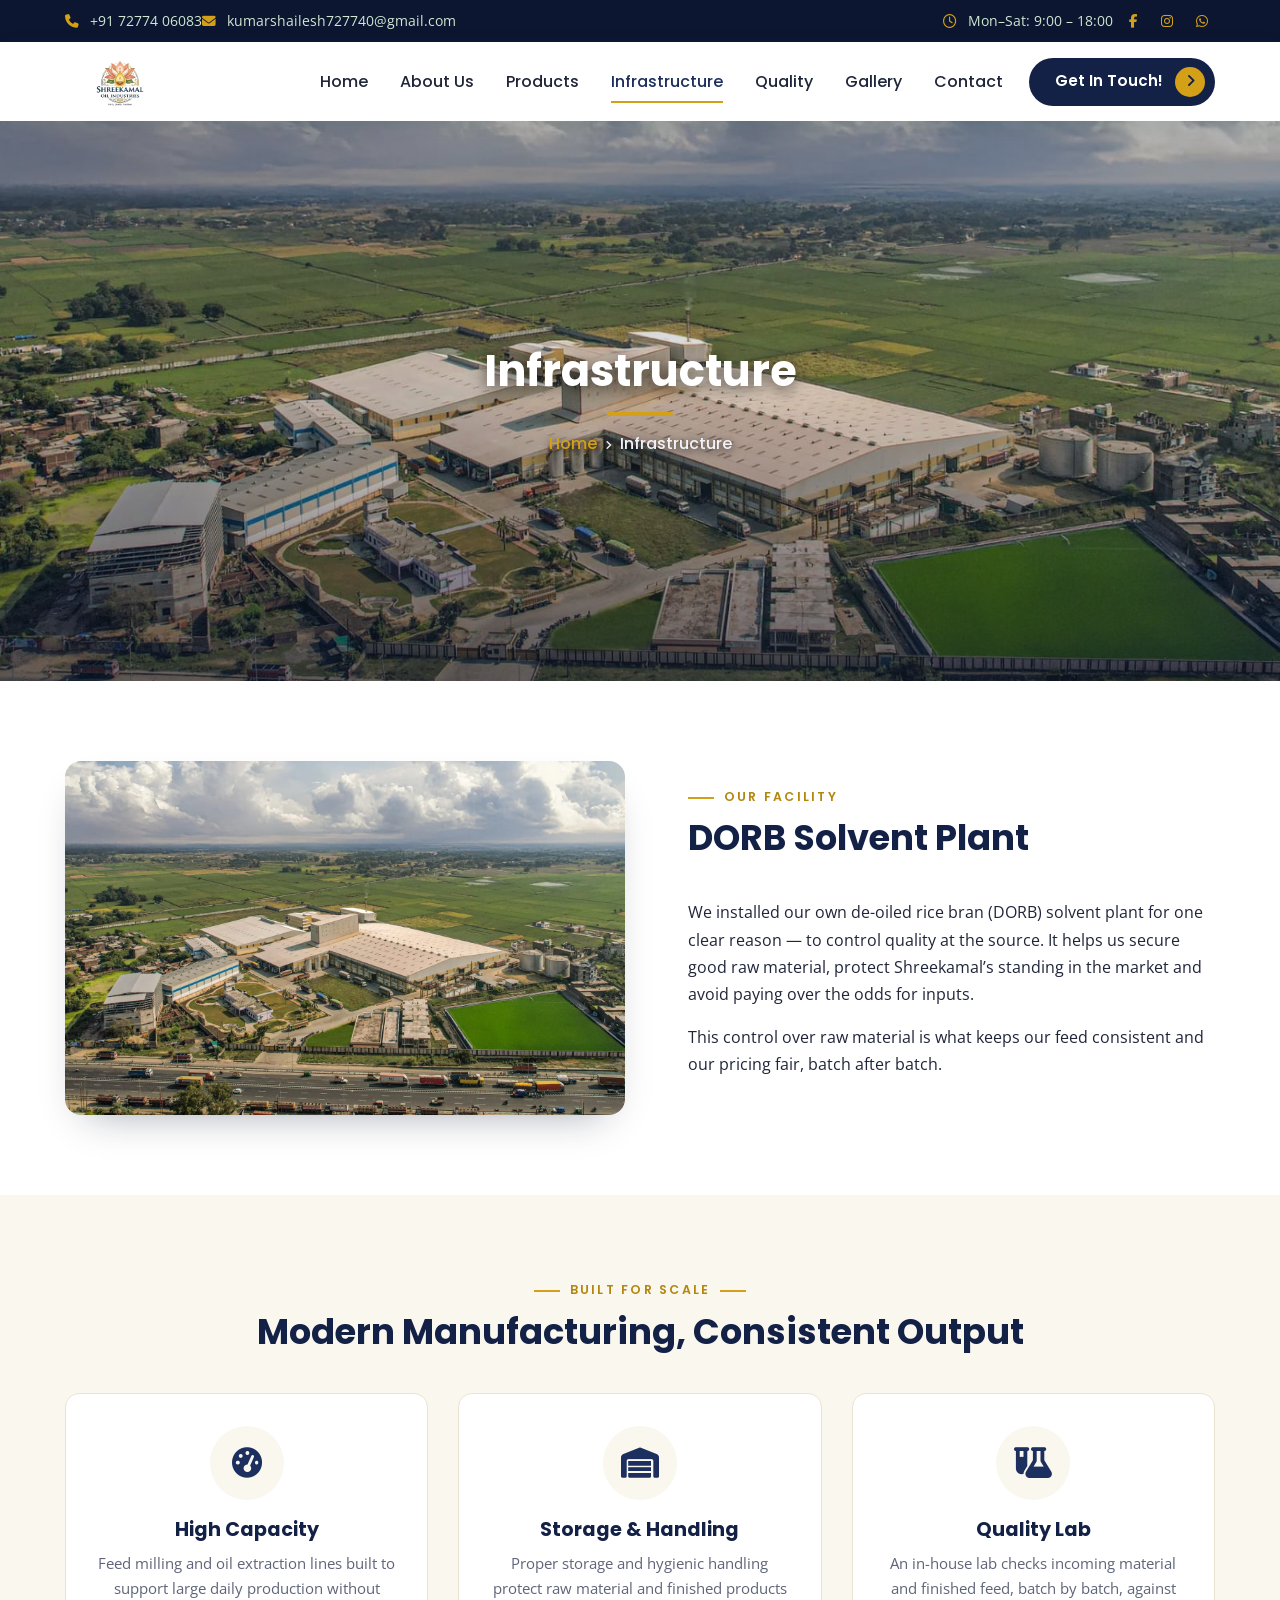
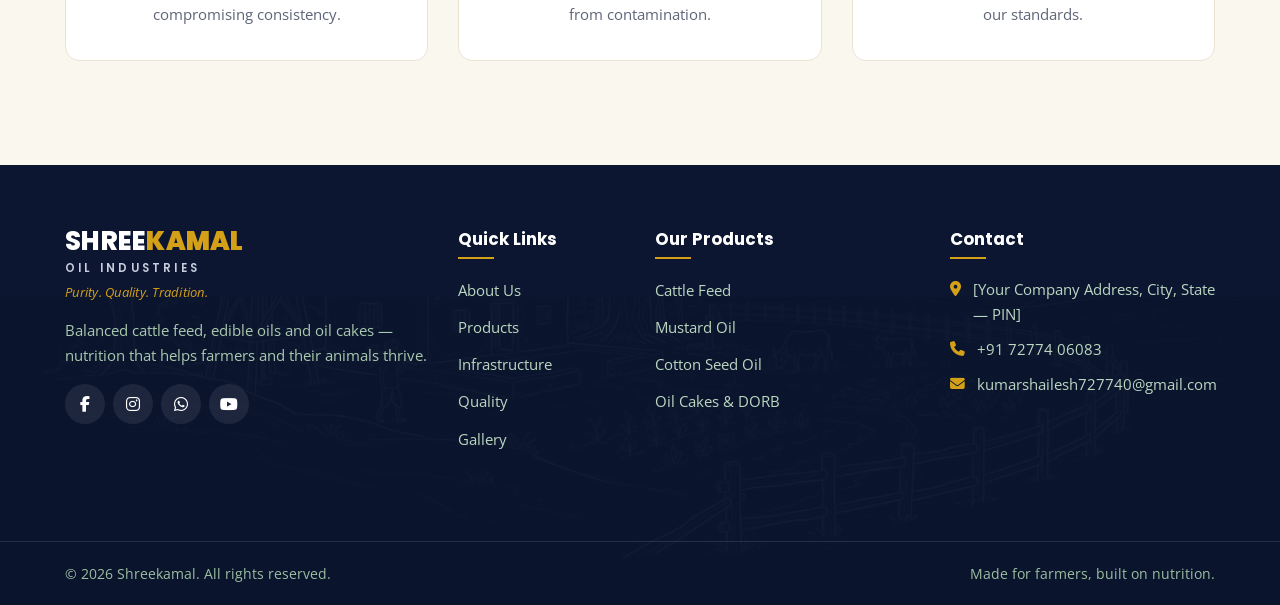
<file: infrastructure.html>
<!DOCTYPE html>
<html lang="en">
<head>
<meta charset="UTF-8" />
<meta name="viewport" content="width=device-width, initial-scale=1.0" />
<title>Infrastructure & DORB Solvent Plant | Shreekamal Oil Industries</title>
<link rel="icon" type="image/png" sizes="32x32" href="IMAGES/favicon-32.png?v=2">
<link rel="icon" type="image/png" sizes="16x16" href="IMAGES/favicon-16.png?v=2">
<link rel="icon" type="image/png" sizes="192x192" href="IMAGES/favicon-192.png?v=2">
<link rel="shortcut icon" href="IMAGES/favicon.ico?v=2">
<link rel="apple-touch-icon" href="IMAGES/apple-touch-icon.png?v=2">
<meta name="description" content="Our modern milling lines and in-house DORB solvent plant let us control quality from raw material to finished bag, with 2,000 MT daily production capacity." />
<!-- SEO -->
<meta name="robots" content="index, follow" />
<meta name="author" content="Shreekamal Oil Industries" />
<meta name="theme-color" content="#132147" />
<link rel="canonical" href="https://shailesh7277.github.io/Skoi/infrastructure.html" />
<link rel="manifest" href="site.webmanifest" />

<meta property="og:type" content="website" />
<meta property="og:site_name" content="Shreekamal Oil Industries" />
<meta property="og:title" content="Infrastructure & DORB Solvent Plant | Shreekamal Oil Industries" />
<meta property="og:description" content="Our modern milling lines and in-house DORB solvent plant let us control quality from raw material to finished bag, with 2,000 MT daily production capacity." />
<meta property="og:url" content="https://shailesh7277.github.io/Skoi/infrastructure.html" />
<meta property="og:image" content="https://shailesh7277.github.io/Skoi/IMAGES/og-image.jpg" />
<meta property="og:image:width" content="1200" />
<meta property="og:image:height" content="630" />
<meta property="og:locale" content="en_IN" />

<meta name="twitter:card" content="summary_large_image" />
<meta name="twitter:title" content="Infrastructure & DORB Solvent Plant | Shreekamal Oil Industries" />
<meta name="twitter:description" content="Our modern milling lines and in-house DORB solvent plant let us control quality from raw material to finished bag, with 2,000 MT daily production capacity." />
<meta name="twitter:image" content="https://shailesh7277.github.io/Skoi/IMAGES/og-image.jpg" />

<!-- /SEO -->
<link rel="preconnect" href="https://fonts.googleapis.com"><link rel="preconnect" href="https://fonts.gstatic.com" crossorigin>
<link href="https://fonts.googleapis.com/css2?family=Poppins:wght@400;500;600;700;800&family=Open+Sans:wght@400;500;600;700&display=swap" rel="stylesheet">
<link rel="stylesheet" href="https://cdn.jsdelivr.net/npm/bootstrap@4.6.2/dist/css/bootstrap.min.css">
<link rel="stylesheet" href="https://cdnjs.cloudflare.com/ajax/libs/OwlCarousel2/2.3.4/assets/owl.carousel.min.css">
<link rel="stylesheet" href="https://cdnjs.cloudflare.com/ajax/libs/OwlCarousel2/2.3.4/assets/owl.theme.default.min.css">
<link rel="stylesheet" href="https://cdnjs.cloudflare.com/ajax/libs/animate.css/4.1.1/animate.min.css">
<link rel="stylesheet" href="https://cdnjs.cloudflare.com/ajax/libs/font-awesome/6.5.2/css/all.min.css">
<link rel="stylesheet" href="css/style.css">
<link rel="stylesheet" href="css/responsive.css">
</head>
<body>

<!-- ===== PRELOADER / SPLASH (replace IMAGES/splash.jpg with your own image) ===== -->
<div id="preloader">
  <img class="pl-img" src="IMAGES/splash.jpg" alt="Shreekamal Oil Industries">
  <div class="pl-bar"><span></span></div>
</div>
<div class="topbar">
  <div class="container">
    <div class="tb-left"><a href="tel:+917277406083"><i class="fa-solid fa-phone"></i> +91 72774 06083</a><a href="mailto:kumarshailesh727740@gmail.com"><i class="fa-solid fa-envelope"></i> kumarshailesh727740@gmail.com</a></div>
    <div class="tb-right"><span><i class="fa-regular fa-clock"></i> Mon–Sat: 9:00 – 18:00</span><a href="#"><i class="fa-brands fa-facebook-f"></i></a><a href="https://www.instagram.com/shaileshkumar8395?igsh=MThlamxhazRyYjhpaQ==" target="_blank" rel="noopener"><i class="fa-brands fa-instagram"></i></a><a href="https://wa.me/917277406083?text=Namaste%21%20Main%20Shreekamal%20Oil%20Industries%20ke%20products%20ke%20baare%20mein%20jaankari%20chahta%20hoon." target="_blank" rel="noopener"><i class="fa-brands fa-whatsapp"></i></a></div>
  </div>
</div>
<nav class="navbar navbar-expand-lg sticky-top">
  <div class="container">
    <a class="navbar-brand" href="index.html">
      <img src="IMAGES/logo.png" class="brand-logo" alt="Shreekamal Oil Industries">
    </a>
    <button class="navbar-toggler" type="button" data-toggle="collapse" data-target="#navMenu"><span class="navbar-toggler-icon"></span></button>
    <div class="collapse navbar-collapse" id="navMenu">
      <ul class="navbar-nav ml-auto align-items-lg-center">
        <li class="nav-item"><a class="nav-link" href="index.html">Home</a></li>
        <li class="nav-item"><a class="nav-link" href="about.html">About Us</a></li>
        <li class="nav-item"><a class="nav-link" href="products.html">Products</a></li>
        <li class="nav-item"><a class="nav-link" href="infrastructure.html">Infrastructure</a></li>
        <li class="nav-item"><a class="nav-link" href="quality.html">Quality</a></li>
        <li class="nav-item"><a class="nav-link" href="gallery.html">Gallery</a></li>
        <li class="nav-item"><a class="nav-link" href="contact.html">Contact</a></li>
        <li class="nav-item"><a class="btn btn-getintouch" href="contact.html">Get In Touch! <span class="gi-arrow"><i class="fa-solid fa-angle-right"></i></span></a></li>
      </ul>
    </div>
  </div>
</nav>
<section class="page-banner" style="background-image:url('IMAGES/banner-infrastructure.jpg')">
  <div class="container">
    <h1>Infrastructure</h1>
    <div class="crumb"><a href="index.html">Home</a><i class="fa-solid fa-angle-right"></i>Infrastructure</div>
  </div>
</section>
<section class="section">
  <div class="container">
    <div class="row align-items-center">
      <div class="col-lg-6 mb-4 mb-lg-0" data-reveal="fadeInLeft"><img src="IMAGES/infrastructure.jpg" class="split-photo" alt="Shreekamal Oil Industries plant" loading="lazy" decoding="async"></div>
      <div class="col-lg-6 pl-lg-5" data-reveal="fadeInRight"><div class="sec-title"><span class="eyebrow">Our facility</span><h2>DORB Solvent Plant</h2></div><p>We installed our own de-oiled rice bran (DORB) solvent plant for one clear reason — to control quality at the source. It helps us secure good raw material, protect Shreekamal’s standing in the market and avoid paying over the odds for inputs.</p><p>This control over raw material is what keeps our feed consistent and our pricing fair, batch after batch.</p></div>
    </div>
  </div>
</section>
<section class="section bg-cream"><div class="container">
  <div class="sec-title center"><span class="eyebrow">Built for scale</span><h2>Modern Manufacturing, Consistent Output</h2></div>
  <div class="row">
    <div class="col-md-4 mb-4" data-reveal="fadeInUp"><div class="why-card"><div class="ic"><i class="fa-solid fa-gauge-high"></i></div><h4>High Capacity</h4><p>Feed milling and oil extraction lines built to support large daily production without compromising consistency.</p></div></div>
    <div class="col-md-4 mb-4" data-reveal="fadeInUp"><div class="why-card"><div class="ic"><i class="fa-solid fa-warehouse"></i></div><h4>Storage &amp; Handling</h4><p>Proper storage and hygienic handling protect raw material and finished products from contamination.</p></div></div>
    <div class="col-md-4 mb-4" data-reveal="fadeInUp"><div class="why-card"><div class="ic"><i class="fa-solid fa-flask-vial"></i></div><h4>Quality Lab</h4><p>An in-house lab checks incoming material and finished feed, batch by batch, against our standards.</p></div></div>
  </div>
</div></section>
<footer class="site-footer">
  <div class="container">
    <div class="row">
      <div class="col-lg-4 col-md-6 mb-4">
        <div class="f-brand"><span class="wm">SHREE<b>KAMAL</b><span class="wm-sub">Oil Industries</span></span><span class="wm-tag">Purity. Quality. Tradition.</span></div>
        <p>Balanced cattle feed, edible oils and oil cakes — nutrition that helps farmers and their animals thrive.</p>
        <div class="f-social mt-3"><a href="#"><i class="fa-brands fa-facebook-f"></i></a><a href="https://www.instagram.com/shaileshkumar8395?igsh=MThlamxhazRyYjhpaQ==" target="_blank" rel="noopener"><i class="fa-brands fa-instagram"></i></a><a href="https://wa.me/917277406083?text=Namaste%21%20Main%20Shreekamal%20Oil%20Industries%20ke%20products%20ke%20baare%20mein%20jaankari%20chahta%20hoon." target="_blank" rel="noopener"><i class="fa-brands fa-whatsapp"></i></a><a href="#"><i class="fa-brands fa-youtube"></i></a></div>
      </div>
      <div class="col-lg-2 col-md-6 mb-4"><h5>Quick Links</h5><ul><li><a href="about.html">About Us</a></li><li><a href="products.html">Products</a></li><li><a href="infrastructure.html">Infrastructure</a></li><li><a href="quality.html">Quality</a></li><li><a href="gallery.html">Gallery</a></li></ul></div>
      <div class="col-lg-3 col-md-6 mb-4"><h5>Our Products</h5><ul><li><a href="products.html">Cattle Feed</a></li><li><a href="products.html">Mustard Oil</a></li><li><a href="products.html">Cotton Seed Oil</a></li><li><a href="products.html">Oil Cakes &amp; DORB</a></li></ul></div>
      <div class="col-lg-3 col-md-6 mb-4"><h5>Contact</h5><ul class="f-contact"><li><i class="fa-solid fa-location-dot"></i><span>[Your Company Address, City, State — PIN]</span></li><li><i class="fa-solid fa-phone"></i><a href="tel:+917277406083">+91 72774 06083</a></li><li><i class="fa-solid fa-envelope"></i><a href="mailto:kumarshailesh727740@gmail.com">kumarshailesh727740@gmail.com</a></li></ul></div>
    </div>
  </div>
  <div class="footer-bottom"><div class="container d-flex justify-content-between flex-wrap"><span>© <span id="yr"></span> Shreekamal. All rights reserved.</span><span>Made for farmers, built on nutrition.</span></div></div>
</footer>
<button id="toTop" aria-label="Back to top"><i class="fa-solid fa-arrow-up"></i></button>
<script src="https://code.jquery.com/jquery-3.6.4.min.js"></script>
<script src="https://cdn.jsdelivr.net/npm/bootstrap@4.6.2/dist/js/bootstrap.bundle.min.js"></script>
<script src="https://cdnjs.cloudflare.com/ajax/libs/OwlCarousel2/2.3.4/owl.carousel.min.js"></script>
<script src="js/script.js"></script>
<script>document.getElementById('yr').textContent=new Date().getFullYear();</script>

<!-- ===== MOBILE STICKY ACTION BAR ===== -->
<div class="mobilebar">
  <a href="tel:+917277406083"><i class="fa-solid fa-phone"></i><span>Call</span></a>
  <a href="https://wa.me/917277406083?text=Namaste%21%20Main%20Shreekamal%20Oil%20Industries%20ke%20products%20ke%20baare%20mein%20jaankari%20chahta%20hoon." target="_blank" rel="noopener"><i class="fa-brands fa-whatsapp"></i><span>WhatsApp</span></a>
  <a href="contact.html#enquiry"><i class="fa-solid fa-paper-plane"></i><span>Enquiry</span></a>
</div>
</body>
</html>
</file>
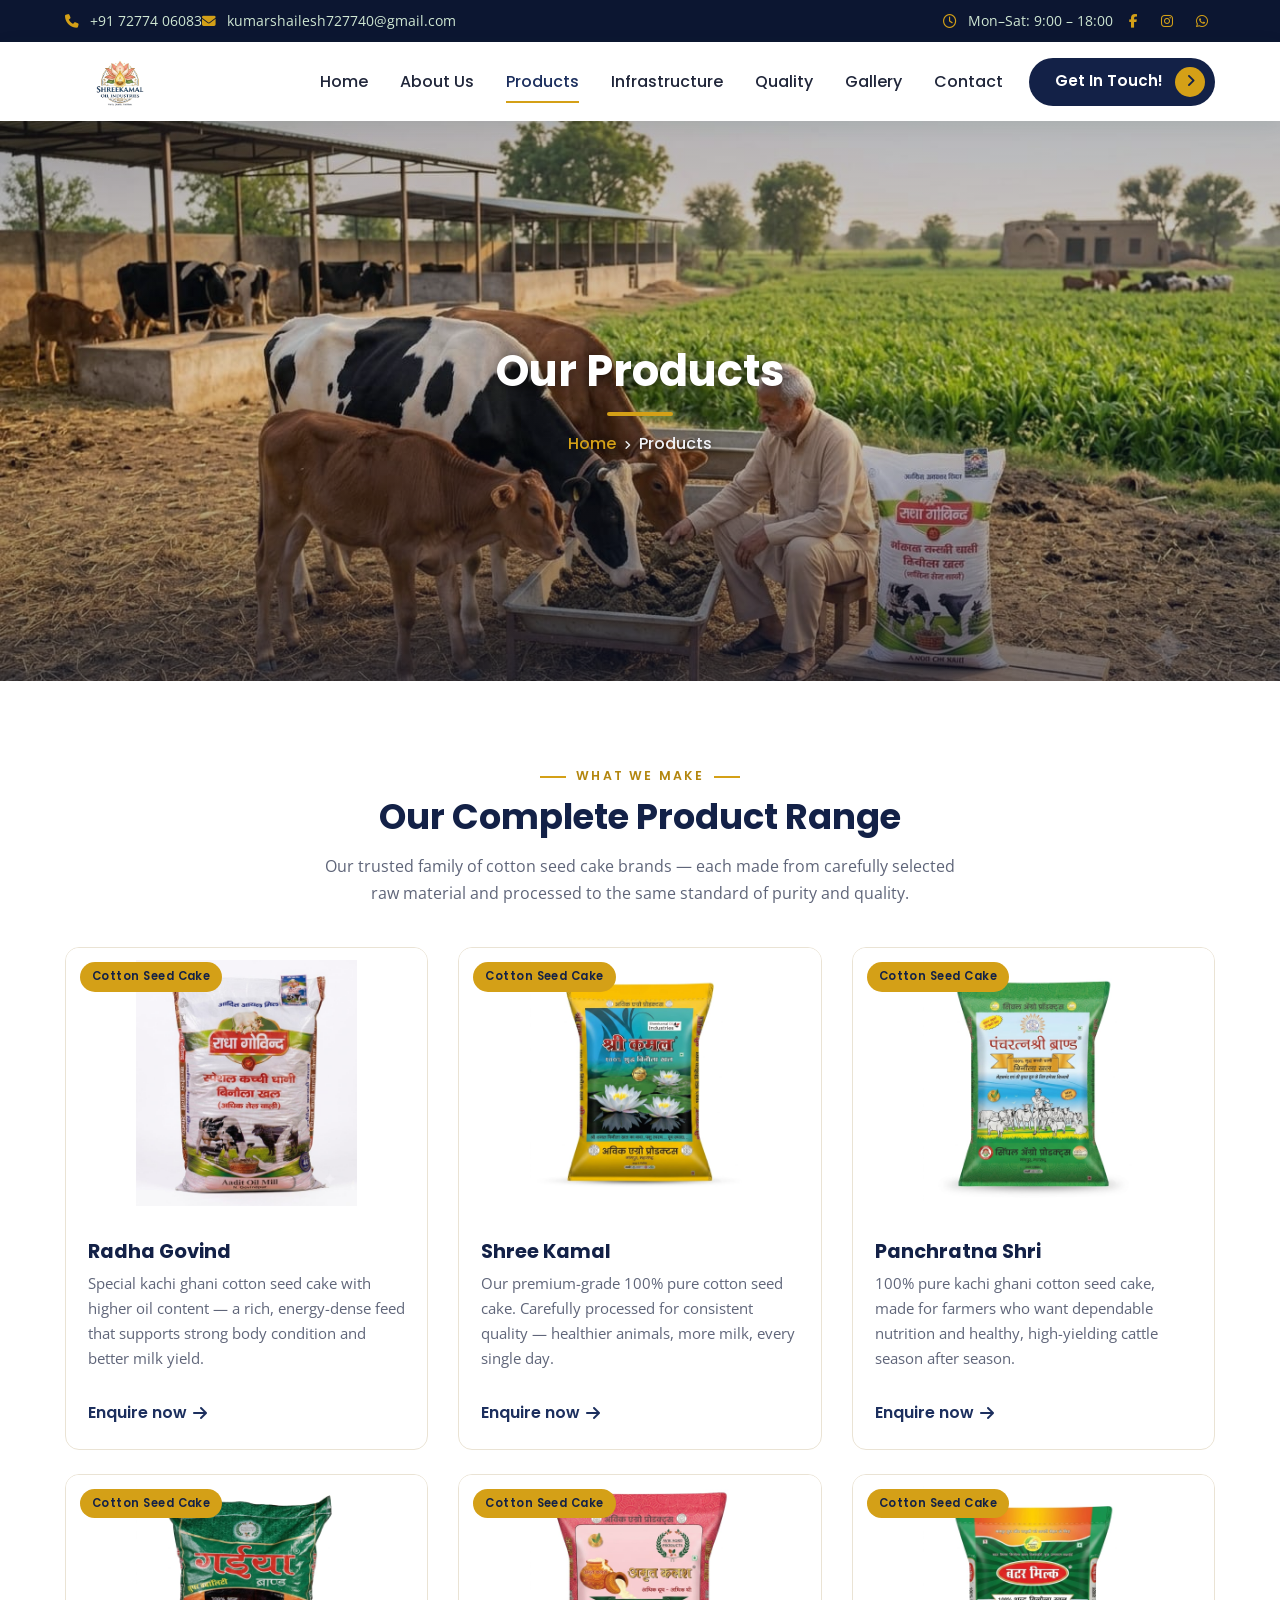
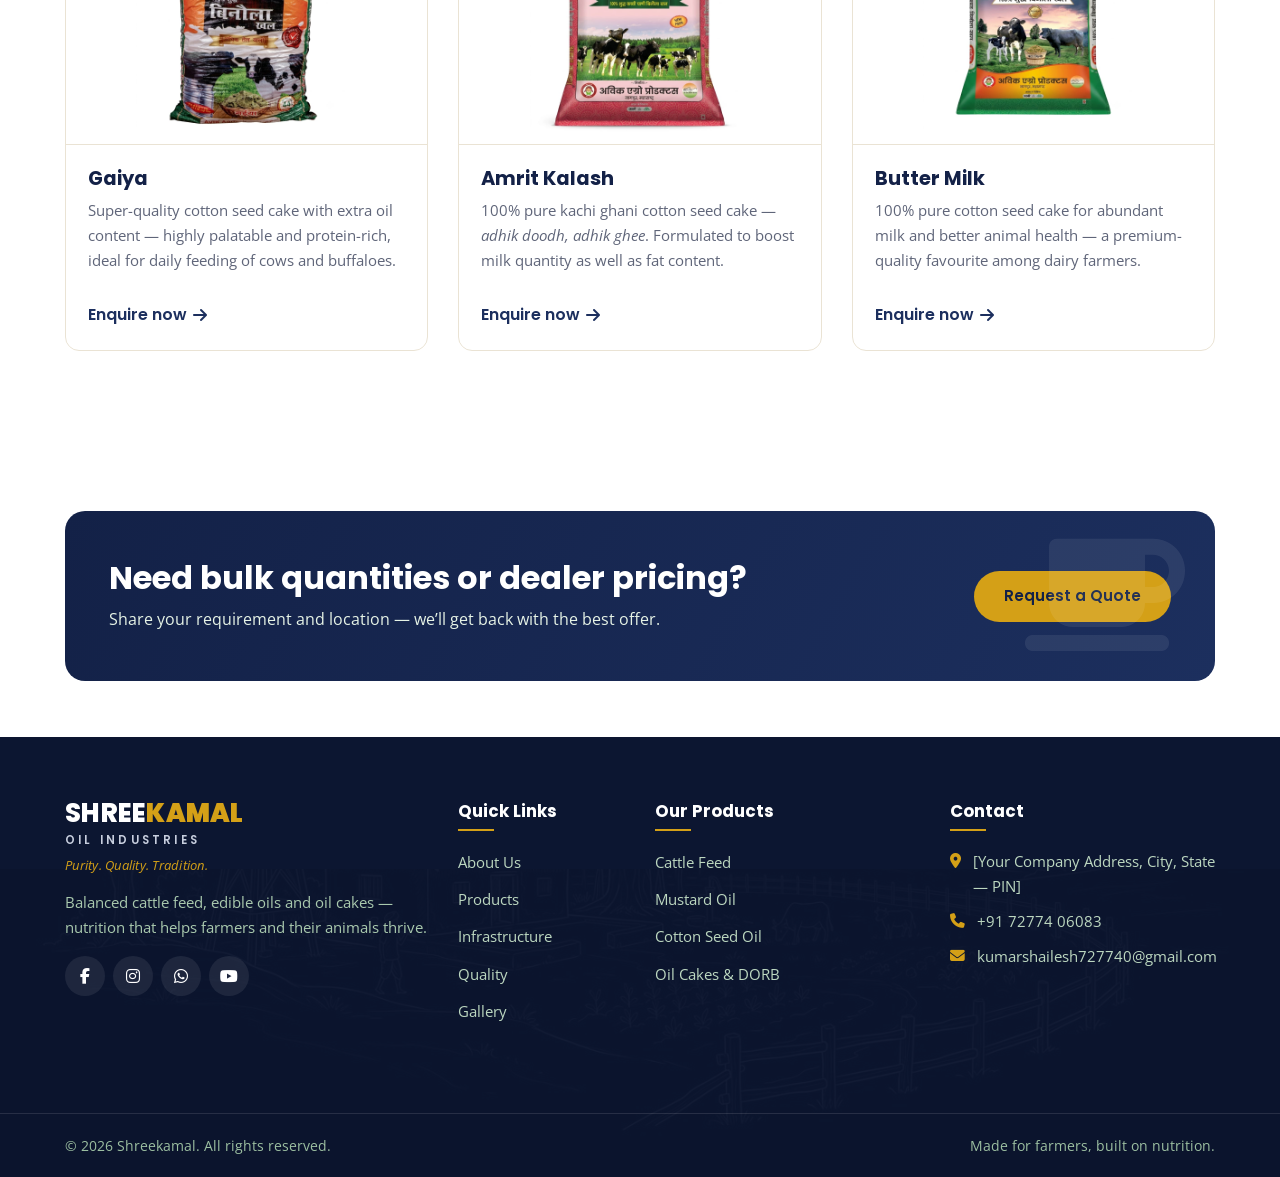
<file: products.html>
<!DOCTYPE html>
<html lang="en">
<head>
<meta charset="UTF-8" />
<meta name="viewport" content="width=device-width, initial-scale=1.0" />
<title>Our Products — Cotton Seed Cake Brands | Shreekamal Oil Industries</title>
<link rel="icon" type="image/png" sizes="32x32" href="IMAGES/favicon-32.png?v=2">
<link rel="icon" type="image/png" sizes="16x16" href="IMAGES/favicon-16.png?v=2">
<link rel="icon" type="image/png" sizes="192x192" href="IMAGES/favicon-192.png?v=2">
<link rel="shortcut icon" href="IMAGES/favicon.ico?v=2">
<link rel="apple-touch-icon" href="IMAGES/apple-touch-icon.png?v=2">
<meta name="description" content="Explore our cotton seed cake (binaula khal) brands — Radha Govind, Shree Kamal, Panchratna Shri, Gaiya, Amrit Kalash and Butter Milk. 100% pure, premium quality." />
<!-- SEO -->
<meta name="robots" content="index, follow" />
<meta name="author" content="Shreekamal Oil Industries" />
<meta name="theme-color" content="#132147" />
<link rel="canonical" href="https://shailesh7277.github.io/Skoi/products.html" />
<link rel="manifest" href="site.webmanifest" />

<meta property="og:type" content="website" />
<meta property="og:site_name" content="Shreekamal Oil Industries" />
<meta property="og:title" content="Our Products — Cotton Seed Cake Brands | Shreekamal Oil Industries" />
<meta property="og:description" content="Explore our cotton seed cake (binaula khal) brands — Radha Govind, Shree Kamal, Panchratna Shri, Gaiya, Amrit Kalash and Butter Milk. 100% pure, premium quality." />
<meta property="og:url" content="https://shailesh7277.github.io/Skoi/products.html" />
<meta property="og:image" content="https://shailesh7277.github.io/Skoi/IMAGES/og-image.jpg" />
<meta property="og:image:width" content="1200" />
<meta property="og:image:height" content="630" />
<meta property="og:locale" content="en_IN" />

<meta name="twitter:card" content="summary_large_image" />
<meta name="twitter:title" content="Our Products — Cotton Seed Cake Brands | Shreekamal Oil Industries" />
<meta name="twitter:description" content="Explore our cotton seed cake (binaula khal) brands — Radha Govind, Shree Kamal, Panchratna Shri, Gaiya, Amrit Kalash and Butter Milk. 100% pure, premium quality." />
<meta name="twitter:image" content="https://shailesh7277.github.io/Skoi/IMAGES/og-image.jpg" />

<!-- /SEO -->
<link rel="preconnect" href="https://fonts.googleapis.com"><link rel="preconnect" href="https://fonts.gstatic.com" crossorigin>
<link href="https://fonts.googleapis.com/css2?family=Poppins:wght@400;500;600;700;800&family=Open+Sans:wght@400;500;600;700&display=swap" rel="stylesheet">
<link rel="stylesheet" href="https://cdn.jsdelivr.net/npm/bootstrap@4.6.2/dist/css/bootstrap.min.css">
<link rel="stylesheet" href="https://cdnjs.cloudflare.com/ajax/libs/OwlCarousel2/2.3.4/assets/owl.carousel.min.css">
<link rel="stylesheet" href="https://cdnjs.cloudflare.com/ajax/libs/OwlCarousel2/2.3.4/assets/owl.theme.default.min.css">
<link rel="stylesheet" href="https://cdnjs.cloudflare.com/ajax/libs/animate.css/4.1.1/animate.min.css">
<link rel="stylesheet" href="https://cdnjs.cloudflare.com/ajax/libs/font-awesome/6.5.2/css/all.min.css">
<link rel="stylesheet" href="css/style.css">
<link rel="stylesheet" href="css/responsive.css">
</head>
<body>

<!-- ===== PRELOADER / SPLASH (replace IMAGES/splash.jpg with your own image) ===== -->
<div id="preloader">
  <img class="pl-img" src="IMAGES/splash.jpg" alt="Shreekamal Oil Industries">
  <div class="pl-bar"><span></span></div>
</div>
<div class="topbar">
  <div class="container">
    <div class="tb-left"><a href="tel:+917277406083"><i class="fa-solid fa-phone"></i> +91 72774 06083</a><a href="mailto:kumarshailesh727740@gmail.com"><i class="fa-solid fa-envelope"></i> kumarshailesh727740@gmail.com</a></div>
    <div class="tb-right"><span><i class="fa-regular fa-clock"></i> Mon–Sat: 9:00 – 18:00</span><a href="#"><i class="fa-brands fa-facebook-f"></i></a><a href="https://www.instagram.com/shaileshkumar8395?igsh=MThlamxhazRyYjhpaQ==" target="_blank" rel="noopener"><i class="fa-brands fa-instagram"></i></a><a href="https://wa.me/917277406083?text=Namaste%21%20Main%20Shreekamal%20Oil%20Industries%20ke%20products%20ke%20baare%20mein%20jaankari%20chahta%20hoon." target="_blank" rel="noopener"><i class="fa-brands fa-whatsapp"></i></a></div>
  </div>
</div>
<nav class="navbar navbar-expand-lg sticky-top">
  <div class="container">
    <a class="navbar-brand" href="index.html">
      <img src="IMAGES/logo.png" class="brand-logo" alt="Shreekamal Oil Industries">
    </a>
    <button class="navbar-toggler" type="button" data-toggle="collapse" data-target="#navMenu"><span class="navbar-toggler-icon"></span></button>
    <div class="collapse navbar-collapse" id="navMenu">
      <ul class="navbar-nav ml-auto align-items-lg-center">
        <li class="nav-item"><a class="nav-link" href="index.html">Home</a></li>
        <li class="nav-item"><a class="nav-link" href="about.html">About Us</a></li>
        <li class="nav-item"><a class="nav-link" href="products.html">Products</a></li>
        <li class="nav-item"><a class="nav-link" href="infrastructure.html">Infrastructure</a></li>
        <li class="nav-item"><a class="nav-link" href="quality.html">Quality</a></li>
        <li class="nav-item"><a class="nav-link" href="gallery.html">Gallery</a></li>
        <li class="nav-item"><a class="nav-link" href="contact.html">Contact</a></li>
        <li class="nav-item"><a class="btn btn-getintouch" href="contact.html">Get In Touch! <span class="gi-arrow"><i class="fa-solid fa-angle-right"></i></span></a></li>
      </ul>
    </div>
  </div>
</nav>
<section class="page-banner" style="background-image:url('IMAGES/banner-products.jpg')">
  <div class="container">
    <h1>Our Products</h1>
    <div class="crumb"><a href="index.html">Home</a><i class="fa-solid fa-angle-right"></i>Products</div>
  </div>
</section>
<section class="section">
  <div class="container">
    <div class="sec-title center"><span class="eyebrow">What we make</span><h2>Our Complete Product Range</h2><p>Our trusted family of cotton seed cake brands — each made from carefully selected raw material and processed to the same standard of purity and quality.</p></div>
    <div class="row">
<div class="col-md-6 col-lg-4 mb-4" data-reveal="fadeInUp"><div class="product-card"><div class="thumb p-0"><span class="badge-cat">Cotton Seed Cake</span><img src="IMAGES/radha-govind.jpg" class="thumb-img" alt="Radha Govind cotton seed cake" loading="lazy" decoding="async"></div><div class="p-body"><h4>Radha Govind</h4><p>Special kachi ghani cotton seed cake with higher oil content — a rich, energy-dense feed that supports strong body condition and better milk yield.</p><a href="contact.html#enquiry" class="p-link">Enquire now <i class="fa-solid fa-arrow-right"></i></a></div></div></div>
<div class="col-md-6 col-lg-4 mb-4" data-reveal="fadeInUp"><div class="product-card"><div class="thumb p-0"><span class="badge-cat">Cotton Seed Cake</span><img src="IMAGES/shreekamal.jpg" class="thumb-img" alt="Shree Kamal cotton seed cake" loading="lazy" decoding="async"></div><div class="p-body"><h4>Shree Kamal</h4><p>Our premium-grade 100% pure cotton seed cake. Carefully processed for consistent quality — healthier animals, more milk, every single day.</p><a href="contact.html#enquiry" class="p-link">Enquire now <i class="fa-solid fa-arrow-right"></i></a></div></div></div>
<div class="col-md-6 col-lg-4 mb-4" data-reveal="fadeInUp"><div class="product-card"><div class="thumb p-0"><span class="badge-cat">Cotton Seed Cake</span><img src="IMAGES/panch-ratan.jpg" class="thumb-img" alt="Panchratna Shri cotton seed cake" loading="lazy" decoding="async"></div><div class="p-body"><h4>Panchratna Shri</h4><p>100% pure kachi ghani cotton seed cake, made for farmers who want dependable nutrition and healthy, high-yielding cattle season after season.</p><a href="contact.html#enquiry" class="p-link">Enquire now <i class="fa-solid fa-arrow-right"></i></a></div></div></div>
<div class="col-md-6 col-lg-4 mb-4" data-reveal="fadeInUp"><div class="product-card"><div class="thumb p-0"><span class="badge-cat">Cotton Seed Cake</span><img src="IMAGES/gaiya.jpg" class="thumb-img" alt="Gaiya cotton seed cake" loading="lazy" decoding="async"></div><div class="p-body"><h4>Gaiya</h4><p>Super-quality cotton seed cake with extra oil content — highly palatable and protein-rich, ideal for daily feeding of cows and buffaloes.</p><a href="contact.html#enquiry" class="p-link">Enquire now <i class="fa-solid fa-arrow-right"></i></a></div></div></div>
<div class="col-md-6 col-lg-4 mb-4" data-reveal="fadeInUp"><div class="product-card"><div class="thumb p-0"><span class="badge-cat">Cotton Seed Cake</span><img src="IMAGES/amrit-kalash.jpg" class="thumb-img" alt="Amrit Kalash cotton seed cake" loading="lazy" decoding="async"></div><div class="p-body"><h4>Amrit Kalash</h4><p>100% pure kachi ghani cotton seed cake — <em>adhik doodh, adhik ghee</em>. Formulated to boost milk quantity as well as fat content.</p><a href="contact.html#enquiry" class="p-link">Enquire now <i class="fa-solid fa-arrow-right"></i></a></div></div></div>
<div class="col-md-6 col-lg-4 mb-4" data-reveal="fadeInUp"><div class="product-card"><div class="thumb p-0"><span class="badge-cat">Cotton Seed Cake</span><img src="IMAGES/buttermilk.jpg" class="thumb-img" alt="Butter Milk cotton seed cake" loading="lazy" decoding="async"></div><div class="p-body"><h4>Butter Milk</h4><p>100% pure cotton seed cake for abundant milk and better animal health — a premium-quality favourite among dairy farmers.</p><a href="contact.html#enquiry" class="p-link">Enquire now <i class="fa-solid fa-arrow-right"></i></a></div></div></div>
    </div></div>    </div>
  </div>
</section>
<section class="section-sm"><div class="container"><div class="cta-band"><div class="row align-items-center"><div class="col-lg-8"><h2>Need bulk quantities or dealer pricing?</h2><p>Share your requirement and location — we’ll get back with the best offer.</p></div><div class="col-lg-4 text-right"><a href="contact.html#enquiry" class="btn btn-amber">Request a Quote</a></div></div></div></div></section>
<footer class="site-footer">
  <div class="container">
    <div class="row">
      <div class="col-lg-4 col-md-6 mb-4">
        <div class="f-brand"><span class="wm">SHREE<b>KAMAL</b><span class="wm-sub">Oil Industries</span></span><span class="wm-tag">Purity. Quality. Tradition.</span></div>
        <p>Balanced cattle feed, edible oils and oil cakes — nutrition that helps farmers and their animals thrive.</p>
        <div class="f-social mt-3"><a href="#"><i class="fa-brands fa-facebook-f"></i></a><a href="https://www.instagram.com/shaileshkumar8395?igsh=MThlamxhazRyYjhpaQ==" target="_blank" rel="noopener"><i class="fa-brands fa-instagram"></i></a><a href="https://wa.me/917277406083?text=Namaste%21%20Main%20Shreekamal%20Oil%20Industries%20ke%20products%20ke%20baare%20mein%20jaankari%20chahta%20hoon." target="_blank" rel="noopener"><i class="fa-brands fa-whatsapp"></i></a><a href="#"><i class="fa-brands fa-youtube"></i></a></div>
      </div>
      <div class="col-lg-2 col-md-6 mb-4"><h5>Quick Links</h5><ul><li><a href="about.html">About Us</a></li><li><a href="products.html">Products</a></li><li><a href="infrastructure.html">Infrastructure</a></li><li><a href="quality.html">Quality</a></li><li><a href="gallery.html">Gallery</a></li></ul></div>
      <div class="col-lg-3 col-md-6 mb-4"><h5>Our Products</h5><ul><li><a href="products.html">Cattle Feed</a></li><li><a href="products.html">Mustard Oil</a></li><li><a href="products.html">Cotton Seed Oil</a></li><li><a href="products.html">Oil Cakes &amp; DORB</a></li></ul></div>
      <div class="col-lg-3 col-md-6 mb-4"><h5>Contact</h5><ul class="f-contact"><li><i class="fa-solid fa-location-dot"></i><span>[Your Company Address, City, State — PIN]</span></li><li><i class="fa-solid fa-phone"></i><a href="tel:+917277406083">+91 72774 06083</a></li><li><i class="fa-solid fa-envelope"></i><a href="mailto:kumarshailesh727740@gmail.com">kumarshailesh727740@gmail.com</a></li></ul></div>
    </div>
  </div>
  <div class="footer-bottom"><div class="container d-flex justify-content-between flex-wrap"><span>© <span id="yr"></span> Shreekamal. All rights reserved.</span><span>Made for farmers, built on nutrition.</span></div></div>
</footer>
<button id="toTop" aria-label="Back to top"><i class="fa-solid fa-arrow-up"></i></button>
<script src="https://code.jquery.com/jquery-3.6.4.min.js"></script>
<script src="https://cdn.jsdelivr.net/npm/bootstrap@4.6.2/dist/js/bootstrap.bundle.min.js"></script>
<script src="https://cdnjs.cloudflare.com/ajax/libs/OwlCarousel2/2.3.4/owl.carousel.min.js"></script>
<script src="js/script.js"></script>
<script>document.getElementById('yr').textContent=new Date().getFullYear();</script>

<!-- ===== MOBILE STICKY ACTION BAR ===== -->
<div class="mobilebar">
  <a href="tel:+917277406083"><i class="fa-solid fa-phone"></i><span>Call</span></a>
  <a href="https://wa.me/917277406083?text=Namaste%21%20Main%20Shreekamal%20Oil%20Industries%20ke%20products%20ke%20baare%20mein%20jaankari%20chahta%20hoon." target="_blank" rel="noopener"><i class="fa-brands fa-whatsapp"></i><span>WhatsApp</span></a>
  <a href="contact.html#enquiry"><i class="fa-solid fa-paper-plane"></i><span>Enquiry</span></a>
</div>
</body>
</html>
</file>
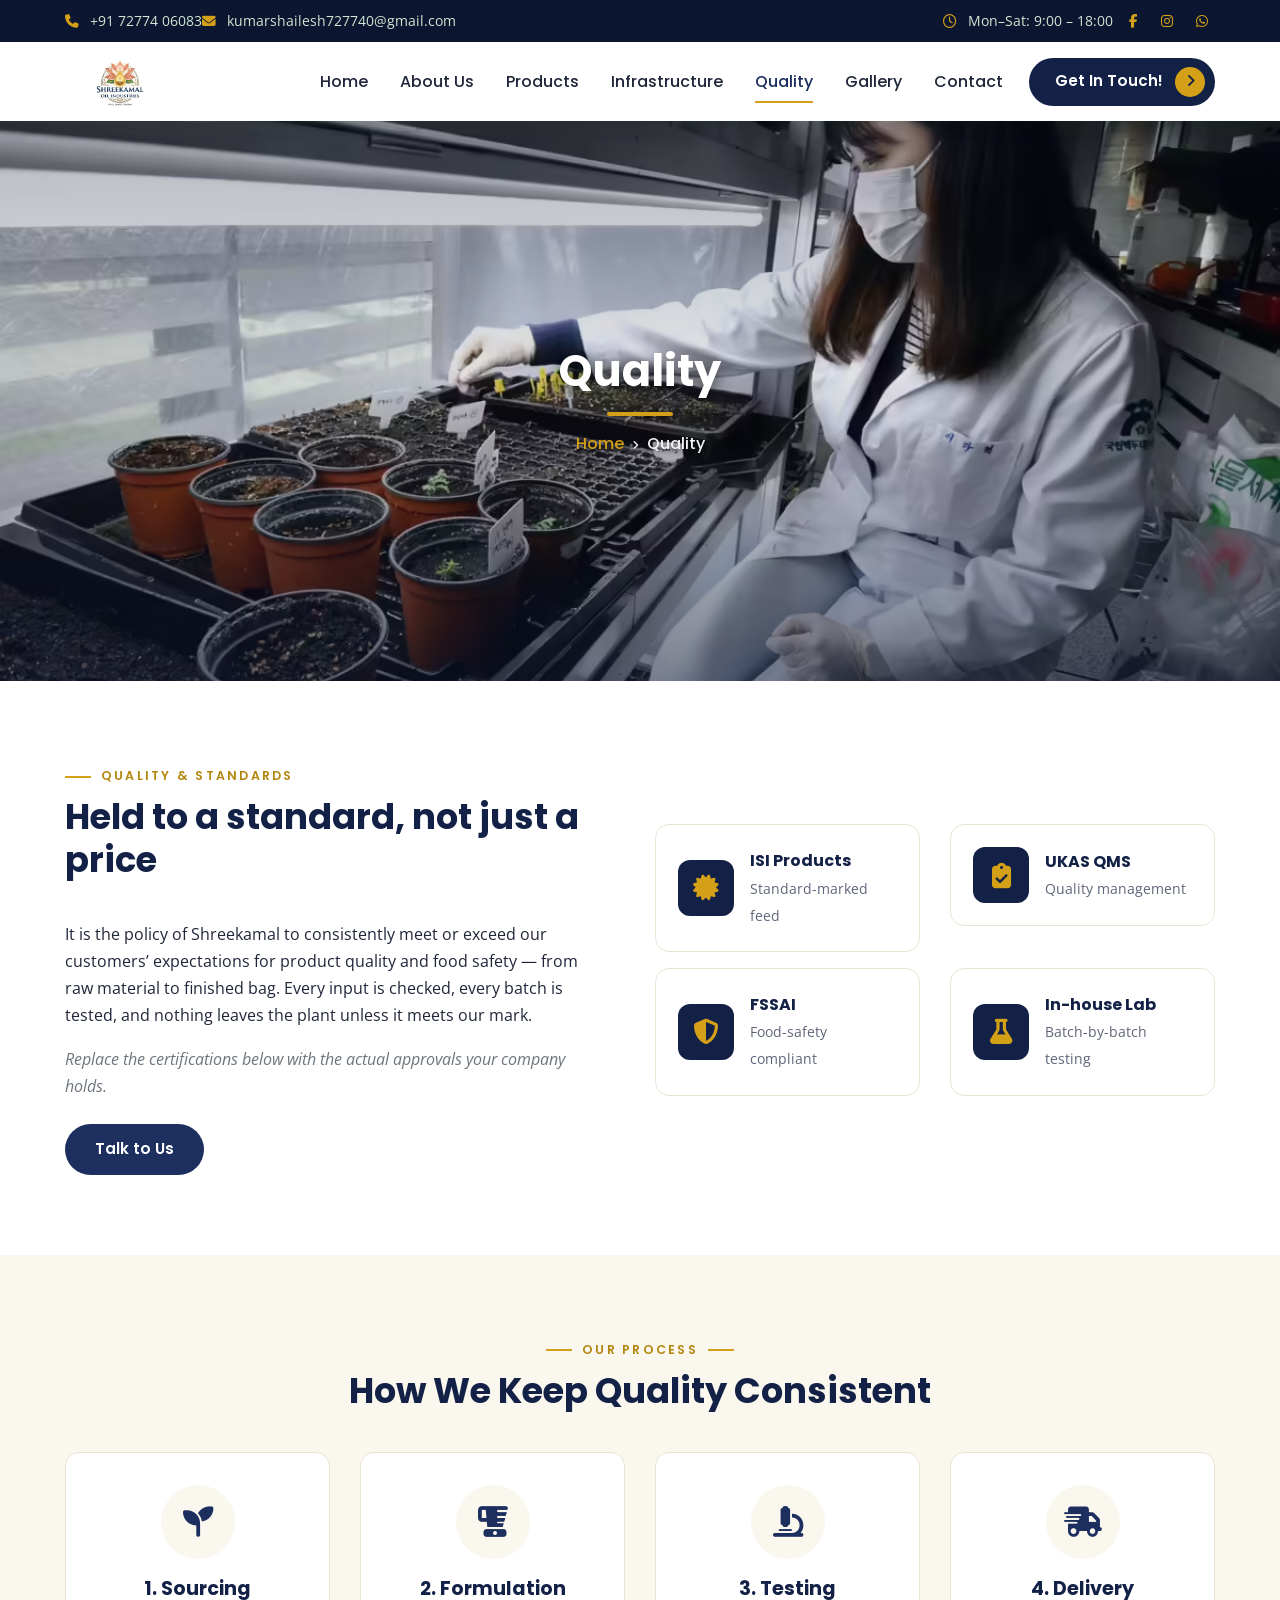
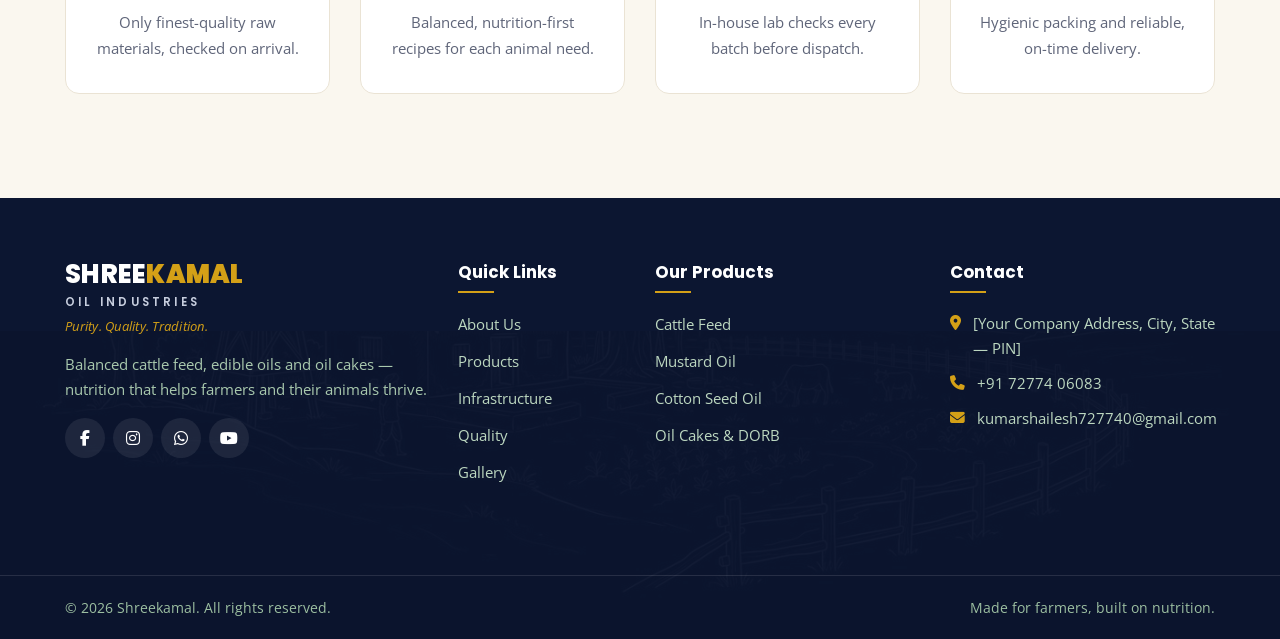
<file: quality.html>
<!DOCTYPE html>
<html lang="en">
<head>
<meta charset="UTF-8" />
<meta name="viewport" content="width=device-width, initial-scale=1.0" />
<title>Quality & Food Safety Standards | Shreekamal Oil Industries</title>
<link rel="icon" type="image/png" sizes="32x32" href="IMAGES/favicon-32.png?v=2">
<link rel="icon" type="image/png" sizes="16x16" href="IMAGES/favicon-16.png?v=2">
<link rel="icon" type="image/png" sizes="192x192" href="IMAGES/favicon-192.png?v=2">
<link rel="shortcut icon" href="IMAGES/favicon.ico?v=2">
<link rel="apple-touch-icon" href="IMAGES/apple-touch-icon.png?v=2">
<meta name="description" content="Quality-first policy at Shreekamal Oil Industries — every batch tested, hygienic processing and consistent standards from sourcing to delivery." />
<!-- SEO -->
<meta name="robots" content="index, follow" />
<meta name="author" content="Shreekamal Oil Industries" />
<meta name="theme-color" content="#132147" />
<link rel="canonical" href="https://shailesh7277.github.io/Skoi/quality.html" />
<link rel="manifest" href="site.webmanifest" />

<meta property="og:type" content="website" />
<meta property="og:site_name" content="Shreekamal Oil Industries" />
<meta property="og:title" content="Quality & Food Safety Standards | Shreekamal Oil Industries" />
<meta property="og:description" content="Quality-first policy at Shreekamal Oil Industries — every batch tested, hygienic processing and consistent standards from sourcing to delivery." />
<meta property="og:url" content="https://shailesh7277.github.io/Skoi/quality.html" />
<meta property="og:image" content="https://shailesh7277.github.io/Skoi/IMAGES/og-image.jpg" />
<meta property="og:image:width" content="1200" />
<meta property="og:image:height" content="630" />
<meta property="og:locale" content="en_IN" />

<meta name="twitter:card" content="summary_large_image" />
<meta name="twitter:title" content="Quality & Food Safety Standards | Shreekamal Oil Industries" />
<meta name="twitter:description" content="Quality-first policy at Shreekamal Oil Industries — every batch tested, hygienic processing and consistent standards from sourcing to delivery." />
<meta name="twitter:image" content="https://shailesh7277.github.io/Skoi/IMAGES/og-image.jpg" />

<!-- /SEO -->
<link rel="preconnect" href="https://fonts.googleapis.com"><link rel="preconnect" href="https://fonts.gstatic.com" crossorigin>
<link href="https://fonts.googleapis.com/css2?family=Poppins:wght@400;500;600;700;800&family=Open+Sans:wght@400;500;600;700&display=swap" rel="stylesheet">
<link rel="stylesheet" href="https://cdn.jsdelivr.net/npm/bootstrap@4.6.2/dist/css/bootstrap.min.css">
<link rel="stylesheet" href="https://cdnjs.cloudflare.com/ajax/libs/OwlCarousel2/2.3.4/assets/owl.carousel.min.css">
<link rel="stylesheet" href="https://cdnjs.cloudflare.com/ajax/libs/OwlCarousel2/2.3.4/assets/owl.theme.default.min.css">
<link rel="stylesheet" href="https://cdnjs.cloudflare.com/ajax/libs/animate.css/4.1.1/animate.min.css">
<link rel="stylesheet" href="https://cdnjs.cloudflare.com/ajax/libs/font-awesome/6.5.2/css/all.min.css">
<link rel="stylesheet" href="css/style.css">
<link rel="stylesheet" href="css/responsive.css">
</head>
<body>

<!-- ===== PRELOADER / SPLASH (replace IMAGES/splash.jpg with your own image) ===== -->
<div id="preloader">
  <img class="pl-img" src="IMAGES/splash.jpg" alt="Shreekamal Oil Industries">
  <div class="pl-bar"><span></span></div>
</div>
<div class="topbar">
  <div class="container">
    <div class="tb-left"><a href="tel:+917277406083"><i class="fa-solid fa-phone"></i> +91 72774 06083</a><a href="mailto:kumarshailesh727740@gmail.com"><i class="fa-solid fa-envelope"></i> kumarshailesh727740@gmail.com</a></div>
    <div class="tb-right"><span><i class="fa-regular fa-clock"></i> Mon–Sat: 9:00 – 18:00</span><a href="#"><i class="fa-brands fa-facebook-f"></i></a><a href="https://www.instagram.com/shaileshkumar8395?igsh=MThlamxhazRyYjhpaQ==" target="_blank" rel="noopener"><i class="fa-brands fa-instagram"></i></a><a href="https://wa.me/917277406083?text=Namaste%21%20Main%20Shreekamal%20Oil%20Industries%20ke%20products%20ke%20baare%20mein%20jaankari%20chahta%20hoon." target="_blank" rel="noopener"><i class="fa-brands fa-whatsapp"></i></a></div>
  </div>
</div>
<nav class="navbar navbar-expand-lg sticky-top">
  <div class="container">
    <a class="navbar-brand" href="index.html">
      <img src="IMAGES/logo.png" class="brand-logo" alt="Shreekamal Oil Industries">
    </a>
    <button class="navbar-toggler" type="button" data-toggle="collapse" data-target="#navMenu"><span class="navbar-toggler-icon"></span></button>
    <div class="collapse navbar-collapse" id="navMenu">
      <ul class="navbar-nav ml-auto align-items-lg-center">
        <li class="nav-item"><a class="nav-link" href="index.html">Home</a></li>
        <li class="nav-item"><a class="nav-link" href="about.html">About Us</a></li>
        <li class="nav-item"><a class="nav-link" href="products.html">Products</a></li>
        <li class="nav-item"><a class="nav-link" href="infrastructure.html">Infrastructure</a></li>
        <li class="nav-item"><a class="nav-link" href="quality.html">Quality</a></li>
        <li class="nav-item"><a class="nav-link" href="gallery.html">Gallery</a></li>
        <li class="nav-item"><a class="nav-link" href="contact.html">Contact</a></li>
        <li class="nav-item"><a class="btn btn-getintouch" href="contact.html">Get In Touch! <span class="gi-arrow"><i class="fa-solid fa-angle-right"></i></span></a></li>
      </ul>
    </div>
  </div>
</nav>
<section class="page-banner" style="background-image:url('IMAGES/banner-quality.jpg')">
  <div class="container">
    <h1>Quality</h1>
    <div class="crumb"><a href="index.html">Home</a><i class="fa-solid fa-angle-right"></i>Quality</div>
  </div>
</section>
<section class="section">
  <div class="container">
    <div class="row align-items-center">
      <div class="col-lg-6 pr-lg-5 mb-4 mb-lg-0" data-reveal="fadeInLeft">
        <div class="sec-title"><span class="eyebrow">Quality &amp; standards</span><h2>Held to a standard, not just a price</h2></div>
        <p>It is the policy of Shreekamal to consistently meet or exceed our customers’ expectations for product quality and food safety — from raw material to finished bag. Every input is checked, every batch is tested, and nothing leaves the plant unless it meets our mark.</p>
        <p class="text-muted"><em>Replace the certifications below with the actual approvals your company holds.</em></p>
        <a href="contact.html" class="btn btn-green mt-2">Talk to Us</a>
      </div>
      <div class="col-lg-6" data-reveal="fadeInRight"><div class="row">
        <div class="col-sm-6 mb-3"><div class="cert"><div class="cmark"><i class="fa-solid fa-certificate"></i></div><div><b>ISI Products</b><span>Standard-marked feed</span></div></div></div>
        <div class="col-sm-6 mb-3"><div class="cert"><div class="cmark"><i class="fa-solid fa-clipboard-check"></i></div><div><b>UKAS QMS</b><span>Quality management</span></div></div></div>
        <div class="col-sm-6 mb-3"><div class="cert"><div class="cmark"><i class="fa-solid fa-shield-halved"></i></div><div><b>FSSAI</b><span>Food-safety compliant</span></div></div></div>
        <div class="col-sm-6 mb-3"><div class="cert"><div class="cmark"><i class="fa-solid fa-flask"></i></div><div><b>In-house Lab</b><span>Batch-by-batch testing</span></div></div></div>
      </div></div>
    </div>
  </div>
</section>
<section class="section bg-cream"><div class="container">
  <div class="sec-title center"><span class="eyebrow">Our process</span><h2>How We Keep Quality Consistent</h2></div>
  <div class="row">
    <div class="col-md-3 mb-4" data-reveal="fadeInUp"><div class="why-card"><div class="ic"><i class="fa-solid fa-seedling"></i></div><h4>1. Sourcing</h4><p>Only finest-quality raw materials, checked on arrival.</p></div></div>
    <div class="col-md-3 mb-4" data-reveal="fadeInUp"><div class="why-card"><div class="ic"><i class="fa-solid fa-blender"></i></div><h4>2. Formulation</h4><p>Balanced, nutrition-first recipes for each animal need.</p></div></div>
    <div class="col-md-3 mb-4" data-reveal="fadeInUp"><div class="why-card"><div class="ic"><i class="fa-solid fa-microscope"></i></div><h4>3. Testing</h4><p>In-house lab checks every batch before dispatch.</p></div></div>
    <div class="col-md-3 mb-4" data-reveal="fadeInUp"><div class="why-card"><div class="ic"><i class="fa-solid fa-truck-fast"></i></div><h4>4. Delivery</h4><p>Hygienic packing and reliable, on-time delivery.</p></div></div>
  </div>
</div></section>
<footer class="site-footer">
  <div class="container">
    <div class="row">
      <div class="col-lg-4 col-md-6 mb-4">
        <div class="f-brand"><span class="wm">SHREE<b>KAMAL</b><span class="wm-sub">Oil Industries</span></span><span class="wm-tag">Purity. Quality. Tradition.</span></div>
        <p>Balanced cattle feed, edible oils and oil cakes — nutrition that helps farmers and their animals thrive.</p>
        <div class="f-social mt-3"><a href="#"><i class="fa-brands fa-facebook-f"></i></a><a href="https://www.instagram.com/shaileshkumar8395?igsh=MThlamxhazRyYjhpaQ==" target="_blank" rel="noopener"><i class="fa-brands fa-instagram"></i></a><a href="https://wa.me/917277406083?text=Namaste%21%20Main%20Shreekamal%20Oil%20Industries%20ke%20products%20ke%20baare%20mein%20jaankari%20chahta%20hoon." target="_blank" rel="noopener"><i class="fa-brands fa-whatsapp"></i></a><a href="#"><i class="fa-brands fa-youtube"></i></a></div>
      </div>
      <div class="col-lg-2 col-md-6 mb-4"><h5>Quick Links</h5><ul><li><a href="about.html">About Us</a></li><li><a href="products.html">Products</a></li><li><a href="infrastructure.html">Infrastructure</a></li><li><a href="quality.html">Quality</a></li><li><a href="gallery.html">Gallery</a></li></ul></div>
      <div class="col-lg-3 col-md-6 mb-4"><h5>Our Products</h5><ul><li><a href="products.html">Cattle Feed</a></li><li><a href="products.html">Mustard Oil</a></li><li><a href="products.html">Cotton Seed Oil</a></li><li><a href="products.html">Oil Cakes &amp; DORB</a></li></ul></div>
      <div class="col-lg-3 col-md-6 mb-4"><h5>Contact</h5><ul class="f-contact"><li><i class="fa-solid fa-location-dot"></i><span>[Your Company Address, City, State — PIN]</span></li><li><i class="fa-solid fa-phone"></i><a href="tel:+917277406083">+91 72774 06083</a></li><li><i class="fa-solid fa-envelope"></i><a href="mailto:kumarshailesh727740@gmail.com">kumarshailesh727740@gmail.com</a></li></ul></div>
    </div>
  </div>
  <div class="footer-bottom"><div class="container d-flex justify-content-between flex-wrap"><span>© <span id="yr"></span> Shreekamal. All rights reserved.</span><span>Made for farmers, built on nutrition.</span></div></div>
</footer>
<button id="toTop" aria-label="Back to top"><i class="fa-solid fa-arrow-up"></i></button>
<script src="https://code.jquery.com/jquery-3.6.4.min.js"></script>
<script src="https://cdn.jsdelivr.net/npm/bootstrap@4.6.2/dist/js/bootstrap.bundle.min.js"></script>
<script src="https://cdnjs.cloudflare.com/ajax/libs/OwlCarousel2/2.3.4/owl.carousel.min.js"></script>
<script src="js/script.js"></script>
<script>document.getElementById('yr').textContent=new Date().getFullYear();</script>

<!-- ===== MOBILE STICKY ACTION BAR ===== -->
<div class="mobilebar">
  <a href="tel:+917277406083"><i class="fa-solid fa-phone"></i><span>Call</span></a>
  <a href="https://wa.me/917277406083?text=Namaste%21%20Main%20Shreekamal%20Oil%20Industries%20ke%20products%20ke%20baare%20mein%20jaankari%20chahta%20hoon." target="_blank" rel="noopener"><i class="fa-brands fa-whatsapp"></i><span>WhatsApp</span></a>
  <a href="contact.html#enquiry"><i class="fa-solid fa-paper-plane"></i><span>Enquiry</span></a>
</div>
</body>
</html>
</file>
<file: css/responsive.css>
/* =========================================================
   Shreekamal Oil Industries — Responsive rules  (css/responsive.css)
   ========================================================= */

@media (max-width:1199px){
}

@media (max-width:991px){
  .section{padding:60px 0}
  .sec-title h2{font-size:1.9rem}
  .hero .owl-carousel .item{min-height:480px}

  .navbar{padding:.4rem 0}
  .navbar-collapse{background:#fff;margin-top:12px;border-radius:12px;padding:10px 14px;box-shadow:0 12px 30px rgba(15,74,34,.12)}
  .navbar .btn{margin:10px 0 4px}
  .feature-strip{margin-top:28px}
  .feature-strip [class*="col-"] .fs-item{border-right:none!important;border-bottom:1px solid var(--line)}
  .feature-strip [class*="col-"]:last-child .fs-item{border-bottom:none}
  .hero-watermark{top:16px;right:16px;padding:9px 12px}
  .hero-watermark img{width:120px}
  .grass{height:38px}
  .counter-box .count{font-size:2.3rem}
  .about-img,.split-media,.about-wrap,.about-photo,.split-photo{min-height:auto;margin-bottom:30px}
  .about-badge{right:16px}
  .cta-band{padding:36px 28px;text-align:center}
  .cta-band .text-right{text-align:center!important;margin-top:18px}
  .cta-band::after{display:none}
  .page-banner h1{font-size:2.1rem}
}

@media (max-width:767px){
  .topbar{display:none}
  .section{padding:48px 0}
  .hero-watermark{display:none}
  .feature-strip{margin-top:22px}
  .grass{height:30px}
  .counter-box{padding:14px}
  .counter-box .count{font-size:2rem}
  .cert{padding:16px}
  .im-head{flex-wrap:wrap}
  .im-btn{width:100%;text-align:center;margin-top:4px}
  .im-frame{height:220px}
  .review-card{margin:14px 4px 26px;padding:26px 20px 22px}
  .review-card p.rv-text{min-height:auto}
  .reviews .village-bg{opacity:.10}
  .contact-form{padding:24px}
}

@media (max-width:575px){
  .navbar .navbar-brand{font-size:1.4rem}
  .sec-title h2{font-size:1.6rem}
  .why-card,.product-card .p-body{padding:22px 18px}
}
</file>
<file: css/style.css>
/* =========================================================
   Shreekamal Oil Industries — Cattle Feed & Agro Products
   Main stylesheet  (css/style.css)
   Built to sit on top of Bootstrap 4 + Owl Carousel + Font Awesome
   ========================================================= */

:root{
  /* Palette derived from the Shreekamal Oil Industries logo: deep navy + gold, rose & leaf accents */
  --green:#1c2f5e;        /* primary (navy) */
  --green-dk:#132147;     /* dark header / footer (deep navy) */
  --green-darker:#0c1631; /* darkest navy */
  --amber:#d4a017;        /* accent (gold) */
  --amber-dk:#b3860e;     /* dark gold */
  --rose:#d98a8a;         /* lotus accent */
  --leaf:#4a7c3f;         /* leaf accent */
  --ink:#20263a;
  --muted:#5f6579;
  --cream:#faf7ef;
  --line:#eae3d4;
  --white:#ffffff;
  --shadow:0 18px 40px -22px rgba(12,22,49,.42);
}

*{margin:0;padding:0;box-sizing:border-box}
html{scroll-behavior:smooth}
body{
  font-family:'Open Sans',Arial,sans-serif;
  color:var(--ink);
  background:var(--white);
  line-height:1.7;
  overflow-x:hidden;
}
h1,h2,h3,h4,h5{font-family:'Poppins',sans-serif;line-height:1.2;color:var(--green-dk);font-weight:700}
a{color:var(--green);text-decoration:none;transition:.2s}
a:hover{color:var(--amber-dk);text-decoration:none}
img{max-width:100%}
.container{max-width:1180px}

/* ---------- Preloader / splash screen ---------- */
#preloader{position:fixed;inset:0;z-index:99999;display:flex;align-items:center;justify-content:center;background:#0c1631;transition:opacity .35s ease,visibility .35s ease}
#preloader.hide{opacity:0;visibility:hidden}
#preloader .pl-img{position:absolute;inset:0;width:100%;height:100%;object-fit:cover}
#preloader .pl-bar{position:absolute;bottom:12%;left:50%;transform:translateX(-50%);width:200px;height:4px;border-radius:4px;background:rgba(255,255,255,.22);overflow:hidden;z-index:2}
#preloader .pl-bar span{position:absolute;left:0;top:0;height:100%;width:40%;background:var(--amber);border-radius:4px;animation:plBar 1.1s ease-in-out infinite}
@keyframes plBar{0%{left:-40%}100%{left:100%}}

/* ---------- Helpers ---------- */
.text-amber{color:var(--amber)!important}
.text-green{color:var(--green)!important}
.bg-cream{background:var(--cream)}
.section{padding:80px 0}
.section-sm{padding:56px 0}

.sec-title{margin-bottom:40px}
.sec-title .eyebrow{
  display:inline-block;font-family:'Poppins',sans-serif;font-weight:600;letter-spacing:.18em;
  text-transform:uppercase;font-size:.78rem;color:var(--amber-dk);margin-bottom:10px;position:relative;
}
.sec-title .eyebrow::before{content:"";display:inline-block;width:26px;height:2px;background:var(--amber);vertical-align:middle;margin-right:10px}
.sec-title h2{font-size:2.2rem;margin-bottom:14px}
.sec-title p{color:var(--muted);max-width:640px}
.sec-title.center{text-align:center}
.sec-title.center p{margin-left:auto;margin-right:auto}
.sec-title.center .eyebrow::after{content:"";display:inline-block;width:26px;height:2px;background:var(--amber);vertical-align:middle;margin-left:10px}

/* ---------- Buttons ---------- */
.btn{font-family:'Poppins',sans-serif;font-weight:600;border-radius:50px;padding:12px 28px;font-size:.95rem;transition:.22s;border:2px solid transparent}
.btn-amber{background:var(--amber);color:var(--green-dk)}
.btn-amber:hover{background:var(--amber-dk);color:#fff}
.btn-green{background:var(--green);color:#fff}
.btn-green:hover{background:var(--green-dk);color:#fff}
.btn-outline-light-2{border-color:#fff;color:#fff;background:transparent}
.btn-outline-light-2:hover{background:#fff;color:var(--green-dk)}
.btn-outline-green{border-color:var(--green);color:var(--green);background:transparent}
.btn-outline-green:hover{background:var(--green);color:#fff}

/* ---------- Top bar ---------- */
.topbar{background:var(--green-darker);color:#cfe7d3;font-size:.85rem}
.topbar .container{display:flex;justify-content:space-between;align-items:center;min-height:42px;flex-wrap:wrap}
.topbar a{color:#cfe7d3}
.topbar a:hover{color:var(--amber)}
.topbar .tb-left span{margin-right:20px}
.topbar .tb-left i,.topbar .tb-right i{color:var(--amber);margin-right:7px}
.topbar .tb-right a{margin-left:16px}

/* ---------- Navbar ---------- */
.navbar{background:#fff;box-shadow:0 4px 18px rgba(15,74,34,.08);padding:.6rem 0}
.navbar .navbar-brand{display:flex;align-items:center;padding:0}
.navbar .navbar-brand img.brand-logo{height:60px;width:auto;display:block}
@media (max-width:575px){.navbar .navbar-brand img.brand-logo{height:48px}}
.navbar .nav-link{font-family:'Poppins',sans-serif;font-weight:500;color:var(--ink)!important;padding:.6rem 1rem!important;position:relative}
.navbar .nav-link:hover,.navbar .nav-item.active .nav-link{color:var(--green)!important}
.navbar .nav-item.active .nav-link::after,.navbar .nav-link:hover::after{content:"";position:absolute;left:1rem;right:1rem;bottom:2px;height:2px;background:var(--amber)}
.navbar .btn{margin-left:10px}
.navbar-toggler{border-color:var(--green)}
.navbar-toggler-icon{background-image:url("data:image/svg+xml,%3csvg xmlns='http://www.w3.org/2000/svg' width='30' height='30' viewBox='0 0 30 30'%3e%3cpath stroke='%231f8a4c' stroke-width='2.5' d='M4 7h22M4 15h22M4 23h22'/%3e%3c/svg%3e")}

/* ---------- Hero carousel ---------- */
.hero{position:relative}
.hero .owl-carousel .item{
  min-height:620px;display:block;position:relative;
  background-size:cover;background-position:center center;background-color:var(--green-dk);
}
/* logo watermark on the hero */
/* logo watermark badge on the hero */
.hero-watermark{position:absolute;right:26px;top:22px;z-index:3;pointer-events:none;padding:12px 16px;border-radius:16px;background:rgba(255,255,255,.16);-webkit-backdrop-filter:blur(7px);backdrop-filter:blur(7px);border:1px solid rgba(255,255,255,.28);box-shadow:0 12px 30px -14px rgba(0,0,0,.5)}
.hero-watermark img{width:150px;display:block}
/* grass dividers (Kapila-style) */
.grass{position:absolute;left:0;right:0;width:100%;height:46px;line-height:0;pointer-events:none;z-index:4}
.grass svg{display:block;width:100%;height:100%}
.grass-hero{bottom:-1px;color:#ffffff}

/* ---------- Feature strip (under hero) ---------- */
/* ---------- Floating feature bar (overlaps hero bottom, Kapila-style) ---------- */
.feature-strip{position:relative;z-index:5;margin-top:36px}
.feature-strip .fs-card{background:#fff;border-radius:16px;box-shadow:0 26px 55px -26px rgba(12,22,49,.45);overflow:hidden}
.feature-strip .fs-item{display:flex;align-items:center;gap:16px;padding:26px 22px}
.feature-strip .fs-item .fi{width:56px;height:56px;flex:0 0 56px;border-radius:13px;background:linear-gradient(140deg,var(--green),var(--green-darker));color:var(--amber);display:flex;align-items:center;justify-content:center;font-size:1.5rem}
.feature-strip .fs-item h5{color:var(--green-dk);margin:0 0 2px;font-size:1.06rem}
.feature-strip .fs-item p{margin:0;font-size:.85rem;color:var(--muted)}
.feature-strip [class*="col-"]:not(:last-child) .fs-item{border-right:1px solid var(--line)}

/* ---------- About ---------- */
.about-img{position:relative;border-radius:16px;overflow:hidden;box-shadow:var(--shadow);background:linear-gradient(160deg,#e7f2e6,#f6f7e6);min-height:420px}
.about-badge{position:absolute;right:-10px;bottom:24px;background:var(--green);color:#fff;padding:20px 24px;border-radius:14px;box-shadow:var(--shadow)}
.about-badge .n{font-family:'Poppins',sans-serif;font-weight:800;font-size:2.2rem;line-height:1;color:#fff}
.about-badge small{font-size:.72rem;letter-spacing:.08em;text-transform:uppercase;color:#d6ecd6}
.about ul.ticks{list-style:none;margin-top:20px}
.about ul.ticks li{position:relative;padding-left:34px;margin-bottom:12px;font-weight:600;color:var(--ink)}
.about ul.ticks li i{position:absolute;left:0;top:4px;color:#fff;background:var(--green);width:22px;height:22px;border-radius:50%;display:flex;align-items:center;justify-content:center;font-size:.7rem}

/* ---------- Why-choose cards ---------- */
.why-card{background:#fff;border:1px solid var(--line);border-radius:14px;padding:32px 26px;height:100%;transition:.25s;text-align:center}
.why-card:hover{transform:translateY(-8px);box-shadow:var(--shadow);border-color:var(--amber)}
.why-card .ic{width:74px;height:74px;border-radius:50%;background:var(--cream);color:var(--green);display:flex;align-items:center;justify-content:center;font-size:1.9rem;margin:0 auto 18px;transition:.25s}
.why-card:hover .ic{background:var(--green);color:#fff}
.why-card h4{font-size:1.2rem;margin-bottom:10px}
.why-card p{color:var(--muted);font-size:.94rem;margin:0}

/* ---------- Counters ---------- */
.counters{background:linear-gradient(120deg,var(--green-dk),var(--green));color:#fff;position:relative}
.counters::before{content:"";position:absolute;inset:0;background:radial-gradient(700px 300px at 85% 0,rgba(247,168,0,.22),transparent 60%)}
.counter-box{text-align:center;padding:20px;position:relative}
.counter-box i{font-size:2.1rem;color:var(--amber);margin-bottom:12px}
.counter-box .count{font-family:'Poppins',sans-serif;font-weight:800;font-size:2.8rem;color:#fff;line-height:1}
.counter-box .count .suf{color:var(--amber)}
.counter-box p{color:#d6ecd6;margin:8px 0 0;letter-spacing:.03em}

/* ---------- Products ---------- */
.product-card{background:#fff;border:1px solid var(--line);border-radius:14px;overflow:hidden;height:100%;transition:.25s;display:flex;flex-direction:column}
.product-card:hover{transform:translateY(-8px);box-shadow:var(--shadow)}
.product-card .thumb{height:270px;background:#fff;display:flex;align-items:center;justify-content:center;position:relative;border-bottom:1px solid var(--line)}
.product-card .thumb .badge-cat{position:absolute;top:14px;left:14px;background:var(--amber);color:var(--green-dk);font-family:'Poppins',sans-serif;font-weight:600;font-size:.72rem;padding:5px 12px;border-radius:50px;letter-spacing:.04em}
.product-card .p-body{padding:22px;flex:1;display:flex;flex-direction:column}
.product-card h4{font-size:1.22rem;margin-bottom:8px}
.product-card p{color:var(--muted);font-size:.92rem;flex:1}
.product-card .p-link{font-family:'Poppins',sans-serif;font-weight:600;color:var(--green);margin-top:12px;display:inline-flex;align-items:center;gap:6px}
.product-card .p-link:hover{color:var(--amber-dk);gap:10px}

/* ---------- Kapila-style product cards (home) ---------- */
.kp-product{display:block;background:#fff;border-radius:14px;padding:22px 18px;text-align:center;height:100%;box-shadow:0 14px 34px -24px rgba(12,22,49,.4);transition:transform .22s ease,box-shadow .22s ease}
.kp-product:hover{transform:translateY(-8px);box-shadow:0 30px 54px -26px rgba(12,22,49,.5);text-decoration:none}
.kp-thumb{height:230px;display:flex;align-items:center;justify-content:center;margin-bottom:8px;overflow:hidden}
.kp-thumb img{max-height:230px;width:auto;object-fit:contain;transition:transform .25s ease}
.kp-product:hover .kp-thumb img{transform:scale(1.05)}
.kp-product h4{font-size:1.08rem;color:var(--green-dk);font-family:'Poppins',sans-serif;font-weight:600;margin:0}
.kp-product:hover h4{color:var(--amber-dk)}

/* ---------- Gold products section (Kapila-style) ---------- */
.products-gold{position:relative;background:linear-gradient(180deg,#f3b616,#e6a70d)}
.products-gold .grass-top{top:0;transform:translateY(-100%);color:#f3b616;z-index:6}
.products-gold .sec-title .eyebrow{color:var(--green-dk)}
.products-gold .sec-title .eyebrow::before,.products-gold .sec-title .eyebrow::after{background:var(--green-dk)}
.products-gold .sec-title h2{color:var(--green-darker)}
.products-gold .sec-title p{color:#5f4b12}
.products-gold .btn-outline-green{border-color:var(--green-dk);color:var(--green-dk)}
.products-gold .btn-outline-green:hover{background:var(--green-dk);color:#fff}

/* ---------- Get In Touch button ---------- */
.btn-getintouch{background:var(--green-dk);color:#fff;padding:7px 8px 7px 24px;display:inline-flex;align-items:center;gap:12px;border-radius:50px;font-family:'Poppins',sans-serif;font-weight:600;font-size:.95rem}
.btn-getintouch:hover{background:var(--green);color:#fff}
.btn-getintouch .gi-arrow{width:30px;height:30px;border-radius:50%;background:var(--amber);color:var(--green-dk);display:inline-flex;align-items:center;justify-content:center;font-size:.9rem}

/* ---------- Customer reviews (Owl slider) + village watermark bg ---------- */
.reviews{position:relative;background:var(--cream);overflow:hidden}
.reviews .village-bg{
  position:absolute;left:0;right:0;bottom:0;height:78%;
  background:url('../IMAGES/village-bg.jpg') center bottom / cover no-repeat;
  opacity:.16;filter:grayscale(100%);pointer-events:none;z-index:0;
  -webkit-mask-image:linear-gradient(180deg,transparent,#000 40%);
  mask-image:linear-gradient(180deg,transparent,#000 40%);
}
.reviews .container{position:relative;z-index:2}

.review-card{background:#fff;border:1px solid var(--line);border-radius:16px;padding:30px 26px 26px;margin:14px 8px 30px;box-shadow:0 16px 36px -26px rgba(12,22,49,.4);position:relative;transition:.25s}
.review-card:hover{transform:translateY(-6px);box-shadow:0 26px 50px -26px rgba(12,22,49,.5)}
.review-card .quote-ic{position:absolute;top:-16px;left:26px;width:40px;height:40px;border-radius:50%;background:var(--amber);color:var(--green-dk);display:flex;align-items:center;justify-content:center;font-size:1rem;box-shadow:0 8px 18px -8px rgba(212,160,23,.9)}
.review-card .stars{color:var(--amber);font-size:.9rem;margin:6px 0 12px;letter-spacing:2px}
.review-card p.rv-text{color:var(--muted);font-size:.95rem;min-height:96px}
.review-card .rv-user{display:flex;align-items:center;gap:14px;border-top:1px solid var(--line);padding-top:16px;margin-top:6px}
.review-card .rv-user img{width:52px;height:52px;border-radius:50%;object-fit:cover;border:2px solid var(--amber)}
.review-card .rv-user b{display:block;color:var(--green-dk);font-family:'Poppins',sans-serif;font-size:1rem;line-height:1.2}
.review-card .rv-user span{color:var(--muted);font-size:.82rem}

.reviews-carousel .owl-dots{text-align:center;margin-top:6px}
.reviews-carousel .owl-dots .owl-dot span{width:10px;height:10px;background:#c7cede!important;margin:5px}
.reviews-carousel .owl-dots .owl-dot.active span{background:var(--amber)!important;width:26px;border-radius:6px}
.reviews-carousel .owl-nav button{width:44px;height:44px;border-radius:50%!important;background:#fff!important;color:var(--green-dk)!important;border:1px solid var(--line)!important;font-size:1.2rem!important;margin:0 6px!important;transition:.2s}
.reviews-carousel .owl-nav button:hover{background:var(--green-dk)!important;color:var(--amber)!important}
.reviews-carousel .owl-nav{text-align:center;margin-top:4px}

/* ---------- Meet Our Founder (Kapila-style) ---------- */
.founder{position:relative;background:#fff;padding-bottom:120px}
.founder-eyebrow{display:inline-flex;align-items:center;gap:10px;color:var(--leaf);font-family:Georgia,'Times New Roman',serif;font-style:italic;font-weight:700;font-size:1.05rem;margin-bottom:16px}
.founder-eyebrow i{color:var(--amber)}
.founder-h2{font-family:'Poppins',sans-serif;font-weight:800;color:var(--green-dk);font-size:clamp(2rem,4vw,3rem);margin:0}
.founder-head{display:flex;gap:26px;align-items:center;margin-bottom:24px}
.founder-pic{width:150px;height:150px;flex:0 0 150px;border-radius:50%;object-fit:cover;border:4px solid #fff;box-shadow:0 16px 36px -18px rgba(12,22,49,.5),0 0 0 2px var(--line)}
.founder-name h3{font-family:'Poppins',sans-serif;font-weight:700;color:var(--green-dk);font-size:1.5rem;margin:0 0 8px}
.founder-name .fn-role{color:var(--amber-dk);font-weight:600;font-size:.98rem;margin:0;line-height:1.5}
.founder-bio p{color:var(--muted);font-size:.97rem;margin-bottom:14px}
.founder-bio p:last-child{margin-bottom:0}
.grass-founder{position:absolute;left:0;right:0;bottom:-1px;width:100%;height:70px;line-height:0;z-index:2;color:#f3b616;pointer-events:none}
.grass-founder svg{display:block;width:100%;height:100%}

/* ---------- Infrastructure (Kapila-style 2-col) ---------- */
.infra2{background:#faf7ef}
.infra-eyebrow{display:block;color:var(--leaf);font-family:Georgia,'Times New Roman',serif;font-style:italic;font-weight:700;font-size:1.05rem;margin-bottom:12px}
.infra-h2{font-family:'Poppins',sans-serif;font-weight:800;color:var(--green-dk);font-size:clamp(1.8rem,3.4vw,2.5rem);line-height:1.12;margin-bottom:18px}
.infra2 p{color:var(--muted);margin-bottom:16px;font-size:.97rem}
.infra-photo{margin-top:26px;border-radius:16px;overflow:hidden;box-shadow:0 24px 50px -28px rgba(12,22,49,.45)}
.infra-photo img{width:100%;display:block}
.infra-gold{position:relative;background:linear-gradient(160deg,#f3b616,#e6a70d);border:1px dashed rgba(60,40,0,.28);border-radius:22px;padding:30px;margin-bottom:24px;box-shadow:0 24px 46px -28px rgba(230,167,13,.7)}
.infra-gold .ig-ic{position:absolute;right:26px;top:26px;width:52px;height:52px;border-radius:50%;background:#3a2a08;color:#f3b616;display:flex;align-items:center;justify-content:center;font-size:1.3rem}
.infra-gold .ig-lab{color:#5c4a12;font-weight:600;font-size:.98rem}
.infra-gold .ig-num{font-family:'Poppins',sans-serif;font-weight:800;color:#2a2205;font-size:3rem;line-height:1;margin:6px 0 14px}
.infra-gold .ig-num .suf{color:#2a2205}
.infra-gold p{color:#5c4a12;font-size:.92rem;margin:0}
.infra-dark{background:linear-gradient(160deg,var(--green-dk),var(--green-darker));border:1px dashed rgba(255,255,255,.2);border-radius:22px;padding:32px 30px;box-shadow:0 26px 50px -30px rgba(12,22,49,.6)}
.infra-dark ul{list-style:none;margin:0;padding:0}
.infra-dark li{display:flex;gap:13px;align-items:flex-start;color:#eaf0f6;font-weight:500;font-size:.98rem;margin-bottom:20px}
.infra-dark li:last-child{margin-bottom:0}
.infra-dark li i{color:var(--amber);margin-top:3px;font-size:1.05rem}

/* map card under the infrastructure cards */
.infra-map{margin-top:24px;background:#fff;border:1px solid var(--line);border-radius:22px;overflow:hidden;box-shadow:0 24px 46px -30px rgba(12,22,49,.45)}
.im-head{display:flex;align-items:center;gap:14px;padding:18px 20px}
.im-ic{width:46px;height:46px;flex:0 0 46px;border-radius:12px;background:linear-gradient(140deg,var(--green),var(--green-darker));color:var(--amber);display:flex;align-items:center;justify-content:center;font-size:1.15rem}
.im-txt{flex:1;min-width:0}
.im-txt b{display:block;color:var(--green-dk);font-family:'Poppins',sans-serif;font-size:1.02rem;line-height:1.2}
.im-txt span{display:block;color:var(--muted);font-size:.83rem;margin-top:2px}
.im-btn{flex:0 0 auto;font-family:'Poppins',sans-serif;font-weight:600;font-size:.82rem;color:var(--green-dk);background:var(--amber);padding:9px 16px;border-radius:50px;white-space:nowrap;transition:.2s}
.im-btn:hover{background:var(--green-dk);color:var(--amber)}
.im-btn i{font-size:.72rem;margin-left:5px}
.im-frame{position:relative;height:260px;border-top:1px solid var(--line)}
.im-frame iframe{position:absolute;inset:0;width:100%;height:100%;border:0;filter:grayscale(28%) contrast(1.03)}
.infra-map:hover .im-frame iframe{filter:none}

/* ---------- Our Story / Legacy ---------- */
.legacy{background:linear-gradient(180deg,#f4efe3 0%,#faf7ef 100%)}
.legacy-card{position:relative;border-radius:24px;padding:30px;overflow:hidden;background:linear-gradient(150deg,#0f4a4a 0%,#123a5e 55%,#0c1f3d 100%);box-shadow:0 30px 60px -30px rgba(12,31,61,.6)}
.legacy-card::before{content:"";position:absolute;right:-60px;top:-60px;width:220px;height:220px;border-radius:50%;background:radial-gradient(circle,rgba(212,160,23,.28),transparent 70%);pointer-events:none}
.lg-stat{position:relative;background:rgba(255,255,255,.05);border:1px solid rgba(255,255,255,.12);border-radius:16px;padding:22px 20px;margin-bottom:16px;backdrop-filter:blur(2px)}
.lg-stat .k{font-family:Georgia,'Times New Roman',serif;font-weight:700;font-size:2.1rem;color:var(--amber);line-height:1}
.lg-stat span{display:block;color:#c7d2d8;font-size:.74rem;letter-spacing:.14em;text-transform:uppercase;margin-top:8px}
.lg-stat-wide .k{font-size:2.4rem}
.lg-led{text-align:center;margin-top:8px}
.lg-led .l1{color:#aebfc5;font-size:.9rem;margin:0}
.lg-led .l2{font-family:Georgia,'Times New Roman',serif;font-weight:700;color:var(--amber);font-size:1.35rem;margin:4px 0 2px}
.lg-led .l3{color:#aebfc5;font-size:.74rem;letter-spacing:.14em;text-transform:uppercase;margin:0}
.legacy .eyebrow{color:var(--amber-dk)}
.legacy-h2{font-family:Georgia,'Times New Roman',serif;color:var(--green-dk);font-weight:700;font-size:clamp(2rem,3.8vw,2.9rem);line-height:1.12;margin:14px 0 26px}
.timeline{list-style:none;margin:0;padding:0;position:relative}
.timeline::before{content:"";position:absolute;left:7px;top:6px;bottom:10px;width:2px;background:linear-gradient(180deg,var(--amber),rgba(212,160,23,.25))}
.timeline li{position:relative;padding:0 0 26px 34px}
.timeline li::before{content:"";position:absolute;left:0;top:4px;width:16px;height:16px;border-radius:50%;background:var(--amber);box-shadow:0 0 0 4px rgba(212,160,23,.18)}
.timeline li:last-child{padding-bottom:0}
.timeline h5{font-family:'Poppins',sans-serif;font-weight:700;color:var(--amber-dk);font-size:.82rem;letter-spacing:.08em;text-transform:uppercase;margin:0 0 6px}
.timeline p{color:var(--muted);font-size:.95rem;margin:0}

/* ---------- Mobile sticky action bar ---------- */
.mobilebar{display:none}
@media (max-width:767px){
  .mobilebar{
    display:grid;grid-template-columns:repeat(3,1fr);position:fixed;left:0;right:0;bottom:0;z-index:80;
    background:var(--green-darker);box-shadow:0 -8px 24px -10px rgba(0,0,0,.55);
    padding-bottom:env(safe-area-inset-bottom);
  }
  .mobilebar a{display:flex;flex-direction:column;align-items:center;justify-content:center;gap:3px;padding:10px 6px;color:#e6ecf5;font-family:'Poppins',sans-serif;font-weight:600;font-size:.72rem;border-right:1px solid rgba(255,255,255,.1)}
  .mobilebar a:last-child{border-right:none}
  .mobilebar a i{font-size:1.15rem;color:var(--amber)}
  .mobilebar a:active{background:rgba(255,255,255,.08)}
  body{padding-bottom:62px}
  .floasoc{bottom:78px;right:14px}
  .floasoc a{width:48px;height:48px;font-size:1.3rem}
  #toTop{bottom:78px;left:14px}
}

/* ---------- Floating social buttons ---------- */
.floasoc{position:fixed;right:22px;bottom:22px;z-index:70;display:flex;flex-direction:column;gap:14px}
.floasoc a{position:relative;width:56px;height:56px;border-radius:50%;display:flex;align-items:center;justify-content:center;color:#fff;font-size:1.5rem;box-shadow:0 12px 26px -8px rgba(0,0,0,.4);transition:transform .2s ease}
.floasoc a:hover{transform:scale(1.08);color:#fff}
.floasoc .wa{background:linear-gradient(145deg,#25d366,#0f9d58)}
.floasoc .ig{background:radial-gradient(circle at 30% 110%,#feda75,#fa7e1e 30%,#d62976 55%,#962fbf 80%,#4f5bd5)}
.floasoc a::after{content:attr(data-label);position:absolute;right:68px;top:50%;transform:translateY(-50%) translateX(8px);background:#132147;color:#fff;font-family:'Poppins',sans-serif;font-size:.82rem;font-weight:600;padding:8px 14px;border-radius:8px;white-space:nowrap;opacity:0;visibility:hidden;transition:.2s;box-shadow:0 10px 24px -10px rgba(0,0,0,.5)}
.floasoc a::before{content:"";position:absolute;right:62px;top:50%;transform:translateY(-50%);border:7px solid transparent;border-left-color:#132147;opacity:0;visibility:hidden;transition:.2s}
.floasoc a:hover::after,.floasoc a:hover::before{opacity:1;visibility:visible;transform:translateY(-50%) translateX(0)}
.floasoc a:hover::before{transform:translateY(-50%)}
.floasoc .wa-pulse::after{content:none}

/* ---------- 3-column info (Why / Benefits / Technology) ---------- */
.infocols .info-card{display:block;height:100%;color:inherit;transition:transform .22s ease}
.infocols .info-card:hover{transform:translateY(-6px);text-decoration:none}
.infocols .info-media{position:relative;height:230px;border-radius:16px;background-size:cover;background-position:center;box-shadow:0 20px 44px -26px rgba(12,22,49,.45);margin-bottom:40px}
.infocols .info-ic{position:absolute;left:26px;bottom:-28px;width:66px;height:66px;border-radius:50%;background:var(--amber);color:var(--green-dk);display:flex;align-items:center;justify-content:center;font-size:1.6rem;box-shadow:0 12px 26px -10px rgba(212,160,23,.8);transition:.22s}
.infocols .info-card:hover .info-ic{background:var(--green-dk);color:var(--amber);transform:scale(1.06)}
.infocols h3{font-size:1.35rem;color:var(--green-dk);font-family:'Poppins',sans-serif;font-weight:700;margin:0 0 12px}
.infocols .info-card:hover h3{color:var(--amber-dk)}
.infocols p{color:var(--muted);font-size:.95rem;margin:0}

/* ---------- The Shreekamal Group ---------- */
.group{position:relative;background:linear-gradient(180deg,#f3eee1 0%,#faf7ef 100%);overflow:hidden}
.group::after{content:"";position:absolute;left:-70px;bottom:-70px;width:240px;height:240px;border-radius:50%;border:2px solid rgba(212,160,23,.16);pointer-events:none}
.group .sec-title .eyebrow{color:var(--amber-dk)}
.group-h2{font-family:Georgia,'Times New Roman',serif;color:var(--green-dk);font-weight:700;font-size:clamp(2rem,3.8vw,2.8rem);margin:14px 0 14px}
.group .sec-title p{color:var(--muted)}
.group-card{position:relative;background:#fff;border:1px solid var(--line);border-radius:18px;padding:34px 30px;height:100%;transition:transform .25s ease,box-shadow .25s ease,border-color .25s ease}
.group-card:hover{transform:translateY(-8px);box-shadow:0 30px 56px -30px rgba(12,22,49,.4);border-color:var(--amber)}
.gc-ic{width:64px;height:64px;border-radius:16px;display:flex;align-items:center;justify-content:center;font-size:1.6rem;color:var(--amber);background:linear-gradient(140deg,var(--green),var(--green-darker));margin-bottom:20px;box-shadow:0 12px 26px -12px rgba(12,22,49,.5)}
.group-card h4{font-family:Georgia,'Times New Roman',serif;font-weight:700;color:var(--green-dk);font-size:1.3rem;margin-bottom:12px}
.group-card p{color:var(--muted);font-size:.95rem;margin:0}

/* ---------- Pan India Presence (states) ---------- */
.states{position:relative;background:#e7dfca}
.states .sec-title .eyebrow{color:#b08d2e}
.states .sec-title .eyebrow::before,.states .sec-title .eyebrow::after{background:#b08d2e}
.states-h2{font-family:Georgia,'Times New Roman',serif;color:#357a45;font-weight:700;font-size:clamp(1.9rem,3.6vw,2.7rem);line-height:1.15;margin:14px 0 14px}
.states .sec-title p{color:#7d745e}
.state-card{background:#fbfaf4;border:1px solid #d9cfb4;border-radius:10px;padding:24px 16px;height:100%;text-align:center;transition:transform .22s ease,box-shadow .22s ease,border-color .22s ease}
.state-card:hover{transform:translateY(-6px);box-shadow:0 22px 42px -26px rgba(60,50,20,.5);border-color:var(--amber)}
.state-card .st-emoji{font-size:2rem;line-height:1;margin-bottom:12px}
.state-card h4{font-size:1.05rem;color:var(--green-dk);margin-bottom:5px;font-family:'Poppins',sans-serif;font-weight:700}
.state-card span{display:block;color:#a98b3e;font-size:.8rem;font-weight:600}
.state-card-dashed{background:transparent;border:2px dashed #c9b98d}
.state-card-dashed:hover{border-color:var(--amber);box-shadow:none}

/* ---------- Split / infrastructure ---------- */
.split-media{border-radius:16px;min-height:400px;box-shadow:var(--shadow);background:linear-gradient(160deg,#eaf4e8,#f5f2e2)}
.split-media.dark{background:linear-gradient(150deg,var(--green-dk),#26407e)}

/* ---------- CTA band ---------- */
.cta-band{background:linear-gradient(120deg,var(--green-dk),var(--green));color:#fff;border-radius:20px;padding:48px 44px;position:relative;overflow:hidden}
.cta-band::after{content:"\f0f4";font-family:"Font Awesome 6 Free";font-weight:900;position:absolute;right:30px;top:50%;transform:translateY(-50%);font-size:8rem;opacity:.08}
.cta-band h2{color:#fff;font-size:2rem}
.cta-band p{color:#e6f3e6;margin-bottom:0}

/* ---------- Certifications ---------- */
.cert{display:flex;gap:16px;align-items:center;background:#fff;border:1px solid var(--line);border-radius:14px;padding:22px}
.cert .cmark{width:56px;height:56px;flex:0 0 56px;border-radius:12px;background:var(--green-dk);color:var(--amber);display:flex;align-items:center;justify-content:center;font-size:1.6rem}
.cert b{color:var(--green-dk);font-family:'Poppins',sans-serif;display:block}
.cert span{color:var(--muted);font-size:.85rem}

/* ---------- Gallery ---------- */
.gallery-item{border-radius:14px;overflow:hidden;position:relative;min-height:230px;background:linear-gradient(160deg,#e7f2e6,#f5f2e2);display:flex;align-items:center;justify-content:center;color:var(--green-dk);transition:.25s}
.gallery-item:hover{transform:scale(1.02);box-shadow:var(--shadow)}
.gallery-item .g-cap{position:absolute;left:0;right:0;bottom:0;background:linear-gradient(0deg,rgba(14,74,34,.85),transparent);color:#fff;padding:26px 18px 14px;font-family:'Poppins',sans-serif;font-weight:600;opacity:0;transition:.25s}
.gallery-item:hover .g-cap{opacity:1}

/* ---------- Image helpers (dummy images live in /IMAGES) ---------- */
.product-card .thumb-img{width:100%;height:270px;object-fit:contain;display:block;background:#fff;padding:12px}
/* anchor offset so the sticky navbar doesn't cover the target */
#enquiry{scroll-margin-top:110px}
.about-photo,.split-photo{width:100%;border-radius:16px;object-fit:cover;box-shadow:var(--shadow);display:block}
.about-wrap{position:relative}
.gallery-item img.gallery-photo{position:absolute;inset:0;width:100%;height:100%;object-fit:cover}
.gallery-item .g-cap{z-index:2}

/* ---------- Page banner (inner pages) ---------- */
.page-banner{position:relative;background:#132147 center/cover no-repeat;color:#fff;width:100%;aspect-ratio:16/9;max-height:560px;min-height:260px;display:flex;align-items:center;justify-content:center;text-align:center;overflow:hidden}
.page-banner::before{content:"";position:absolute;inset:0;background:linear-gradient(180deg,rgba(12,22,49,.30) 0%,rgba(12,22,49,.12) 45%,rgba(12,22,49,.55) 100%)}
.page-banner .container{position:relative;z-index:2}
.page-banner h1{color:#fff;font-size:2.7rem;margin-bottom:8px;text-shadow:0 3px 16px rgba(0,0,0,.7)}
.page-banner h1::after{content:"";display:block;width:66px;height:4px;background:var(--amber);border-radius:4px;margin:14px auto 0}
.page-banner .crumb{color:#f0f2f7;font-family:'Poppins',sans-serif;font-weight:500;margin-top:14px;text-shadow:0 2px 10px rgba(0,0,0,.75)}
.page-banner .crumb a{color:var(--amber)}
.page-banner .crumb i{margin:0 8px;font-size:.7rem}

/* ---------- Contact ---------- */
.contact-card{background:#fff;border:1px solid var(--line);border-radius:14px;padding:26px;height:100%}
.contact-card .ci{width:52px;height:52px;border-radius:12px;background:var(--cream);color:var(--green);display:flex;align-items:center;justify-content:center;font-size:1.3rem;margin-bottom:14px}
.contact-card b{display:block;color:var(--green-dk);font-family:'Poppins',sans-serif}
.contact-form{background:#fff;border:1px solid var(--line);border-radius:16px;padding:34px;box-shadow:var(--shadow)}
.contact-form .form-control{border:1px solid var(--line);border-radius:10px;padding:12px 16px;background:var(--cream);font-size:.95rem}
.contact-form .form-control:focus{border-color:var(--amber);box-shadow:0 0 0 3px rgba(247,168,0,.18)}
.form-msg{display:none;margin-top:14px;padding:12px 16px;border-radius:10px;background:#e6f3e6;color:var(--green-dk);font-size:.92rem}
.form-msg.show{display:block}
.map-wrap{border-radius:16px;overflow:hidden;min-height:340px;border:1px solid var(--line);background:#eef2f6;position:relative}
.map-wrap iframe{position:absolute;inset:0;width:100%;height:100%;border:0}

/* ---------- Footer ---------- */
footer.site-footer{background:var(--green-darker);color:#bcd7c0;padding:64px 0 0;position:relative;overflow:hidden}
footer.site-footer::before{
  content:"";position:absolute;left:0;right:0;bottom:0;height:70%;
  background:url('../IMAGES/village-bg.jpg') center bottom / cover no-repeat;
  opacity:.07;filter:grayscale(100%) invert(1);pointer-events:none;
}
footer.site-footer .container{position:relative;z-index:2}
footer.site-footer .navbar-brand,footer.site-footer h5{color:#fff}
footer.site-footer .f-brand{margin-bottom:14px}
footer.site-footer .f-brand .wm{font-family:'Poppins',sans-serif;font-weight:800;font-size:1.6rem;color:#fff;line-height:1;letter-spacing:.01em}
footer.site-footer .f-brand .wm b{color:var(--amber)}
footer.site-footer .f-brand .wm-sub{display:block;font-family:'Poppins',sans-serif;font-weight:600;font-size:.72rem;letter-spacing:.28em;color:#c7cede;text-transform:uppercase;margin-top:5px}
footer.site-footer .f-brand .wm-tag{display:block;font-family:'Open Sans',sans-serif;font-style:italic;font-size:.8rem;color:var(--amber);margin-top:8px;letter-spacing:.02em}
footer.site-footer p{font-size:.92rem;color:#a9c9ae}
footer.site-footer h5{font-family:'Poppins',sans-serif;font-size:1.05rem;margin-bottom:18px;position:relative;padding-bottom:10px}
footer.site-footer h5::after{content:"";position:absolute;left:0;bottom:0;width:36px;height:2px;background:var(--amber)}
footer.site-footer ul{list-style:none}
footer.site-footer ul li{margin-bottom:10px}
footer.site-footer ul a{color:#bcd7c0;font-size:.92rem}
footer.site-footer ul a:hover{color:var(--amber);padding-left:5px}
footer.site-footer .f-contact li{display:flex;gap:12px;align-items:flex-start;color:#bcd7c0;font-size:.92rem}
footer.site-footer .f-contact i{color:var(--amber);margin-top:5px}
footer.site-footer .f-social a{width:40px;height:40px;border-radius:50%;background:rgba(255,255,255,.08);color:#fff;display:inline-flex;align-items:center;justify-content:center;margin-right:8px;transition:.2s}
footer.site-footer .f-social a:hover{background:var(--amber);color:var(--green-dk)}
.footer-bottom{border-top:1px solid rgba(255,255,255,.12);margin-top:48px;padding:20px 0;font-size:.86rem;color:#9cbfa1}
.footer-bottom a{color:var(--amber)}

/* ---------- Back to top ---------- */
#toTop{position:fixed;left:24px;bottom:24px;width:48px;height:48px;border-radius:50%;background:var(--green);color:#fff;border:none;display:none;align-items:center;justify-content:center;font-size:1.1rem;box-shadow:var(--shadow);z-index:60;cursor:pointer}
#toTop:hover{background:var(--amber);color:var(--green-dk)}
#toTop.show{display:flex}

/* reduced motion */
@media (prefers-reduced-motion:reduce){html{scroll-behavior:auto}}
</file>
